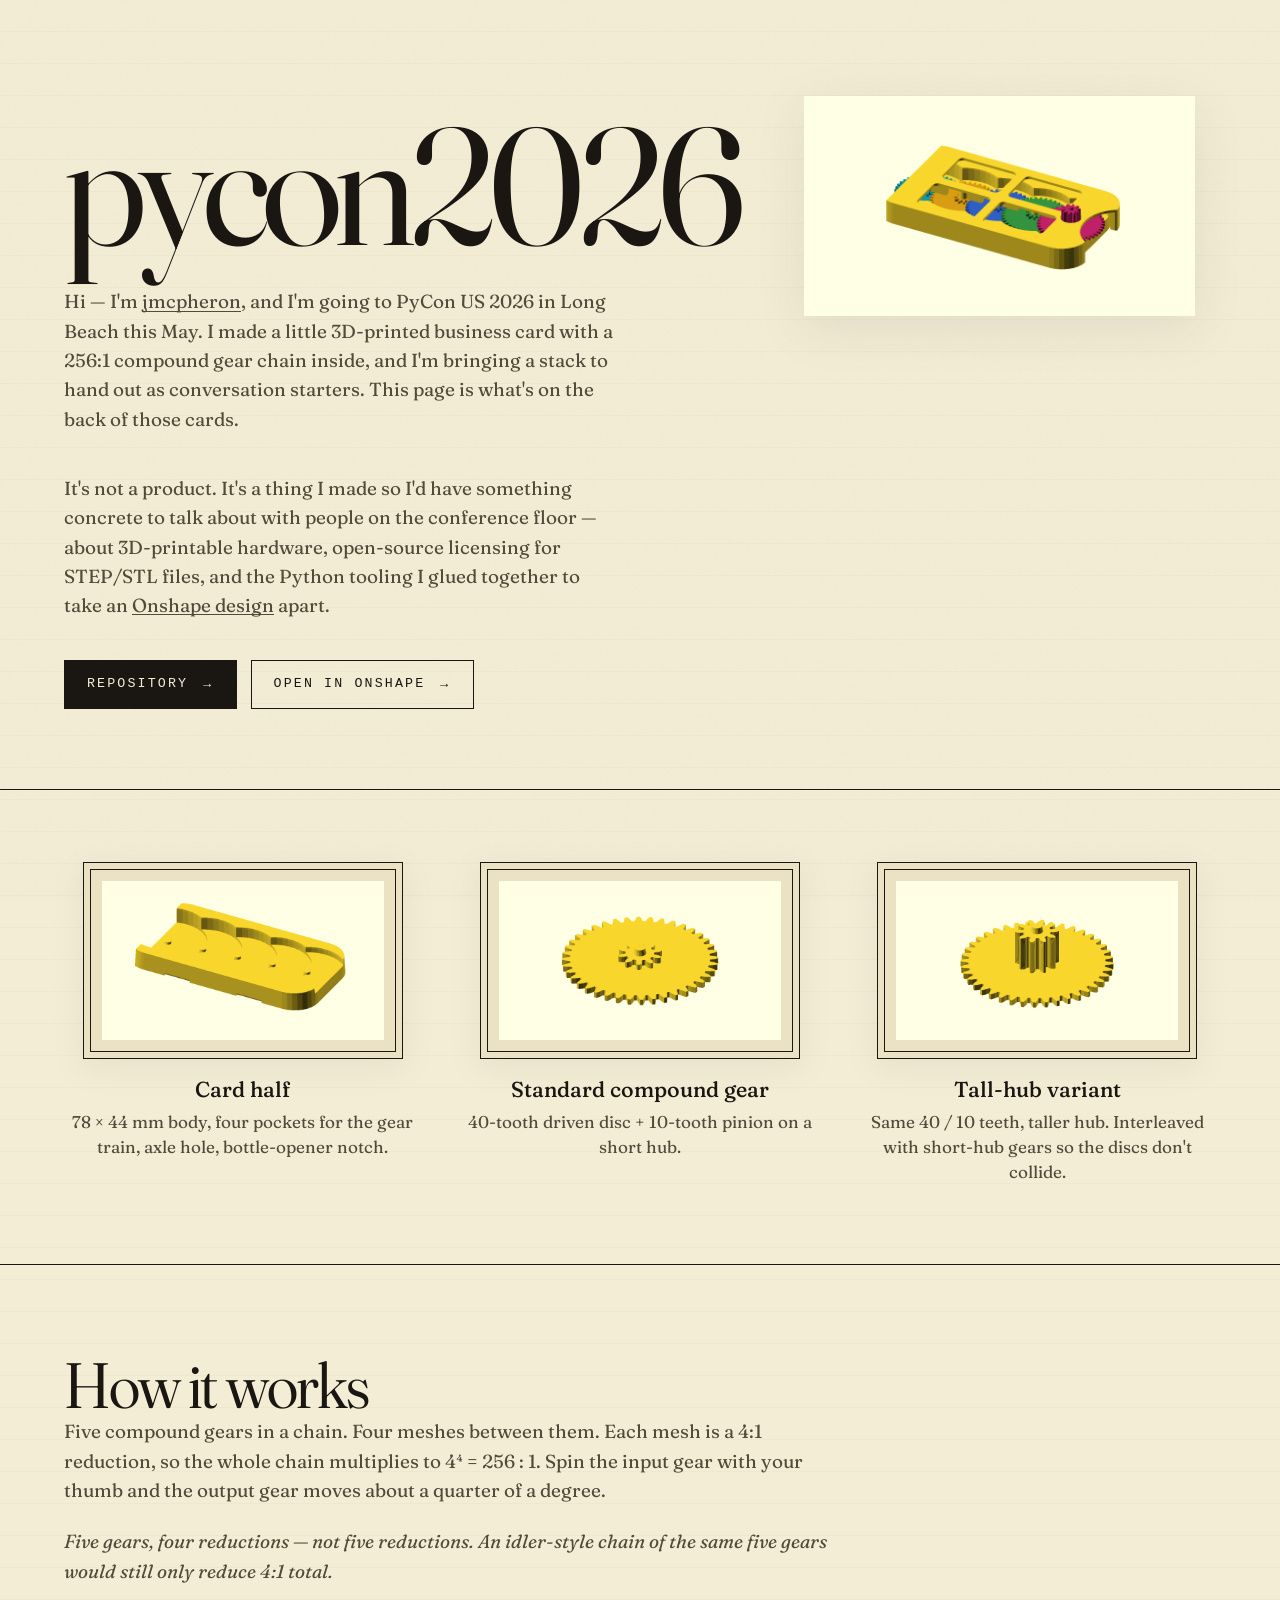
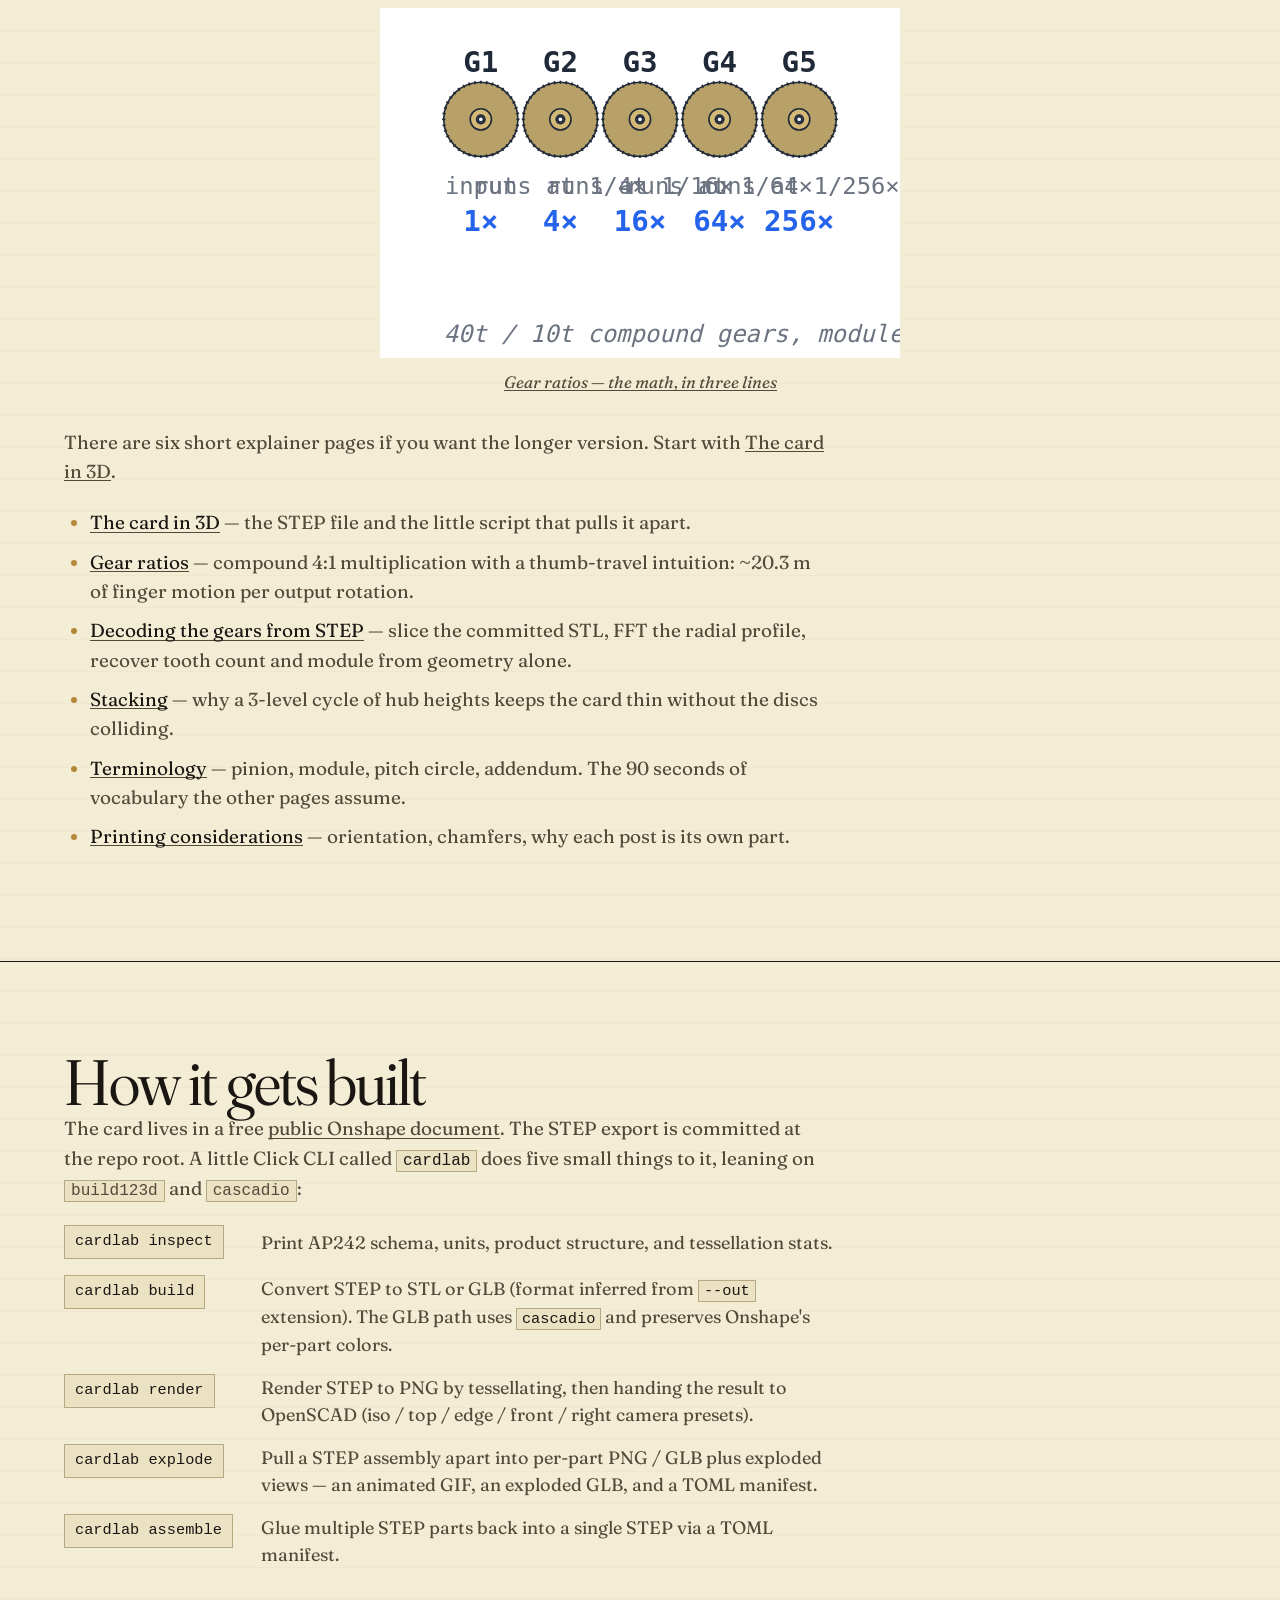
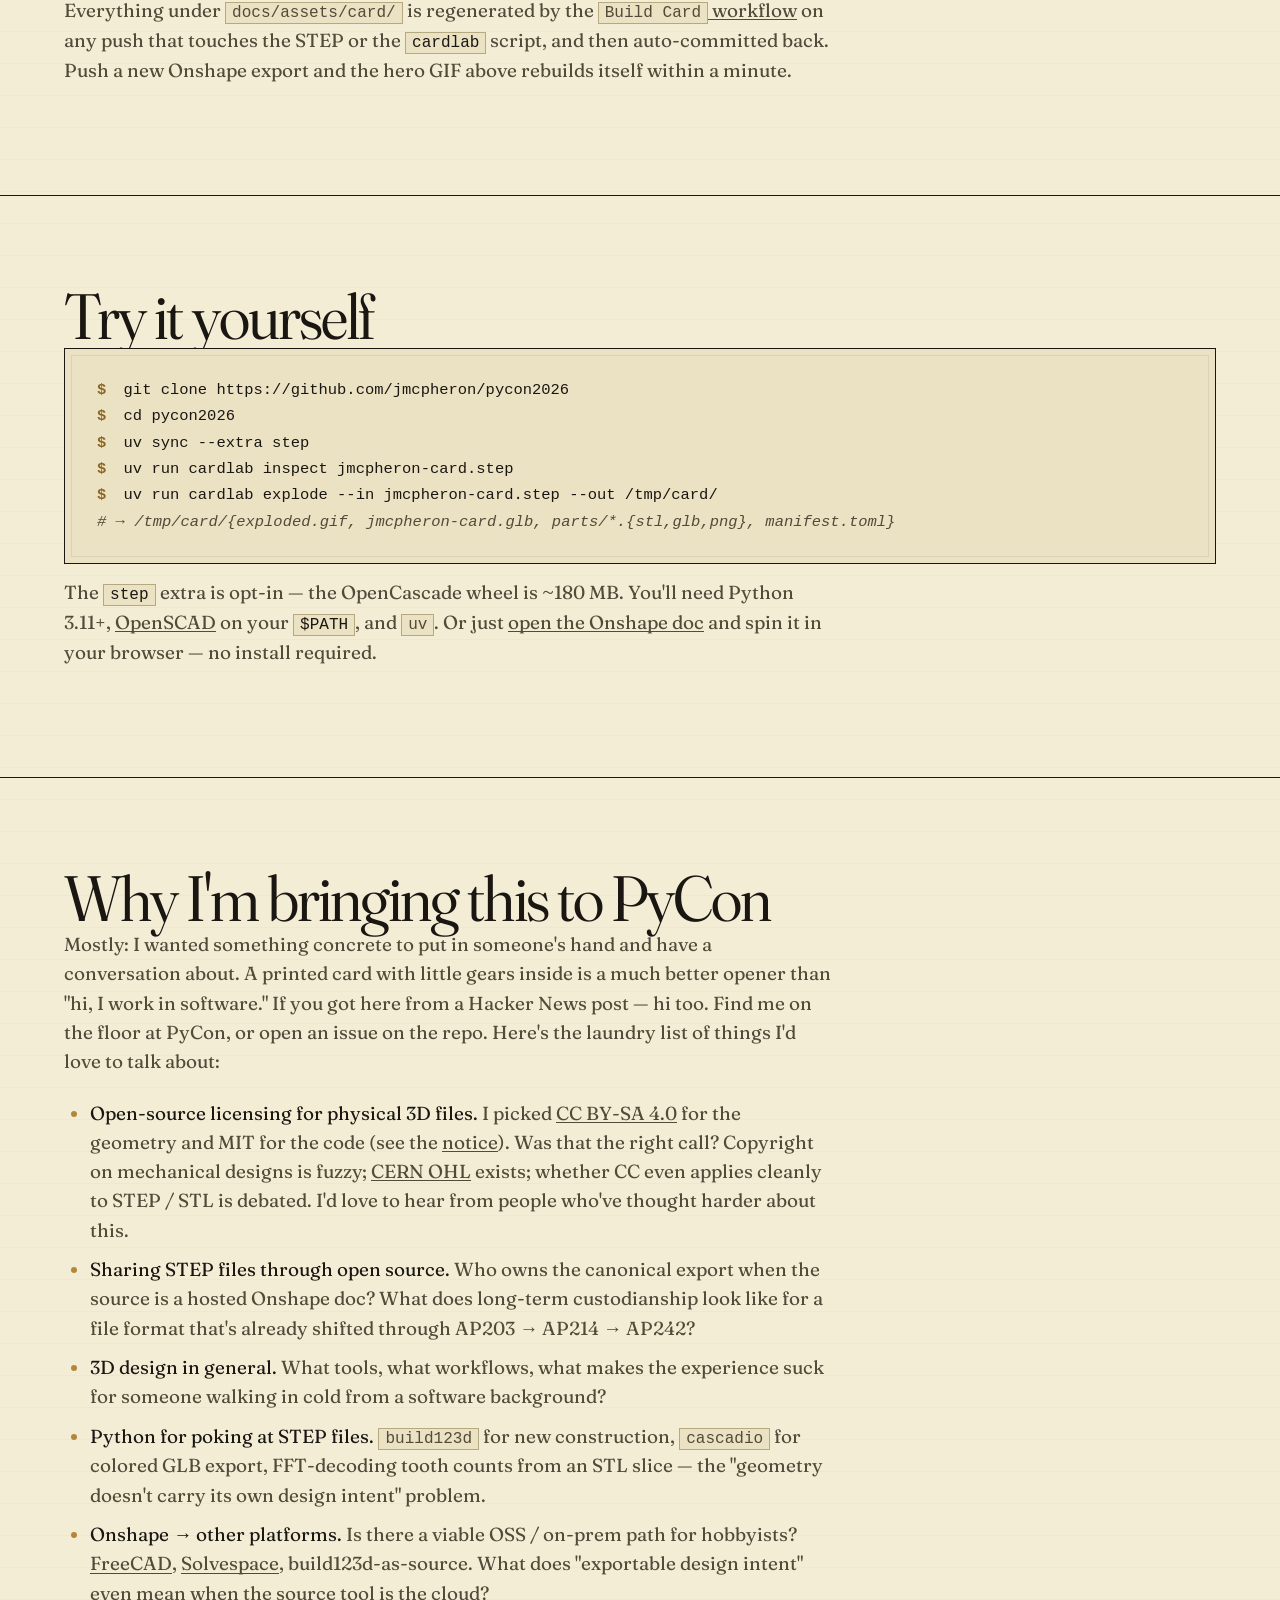
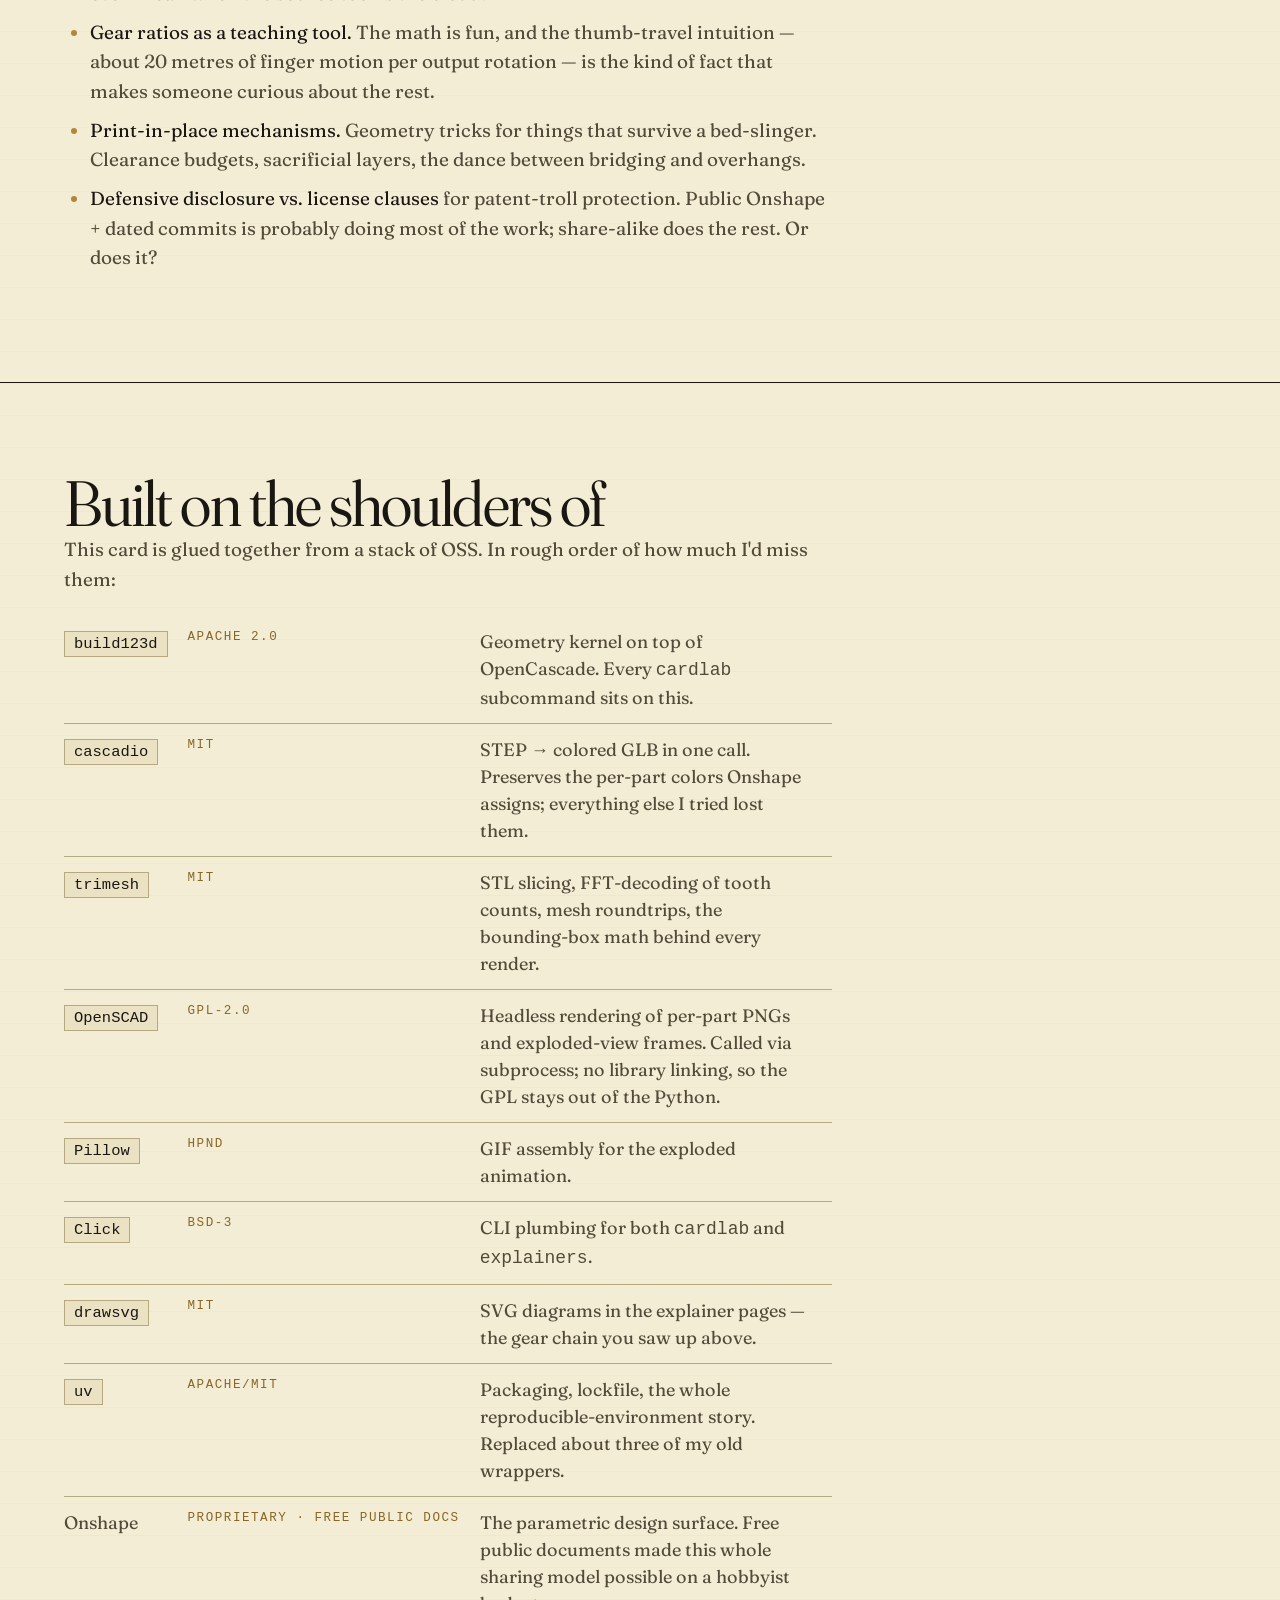
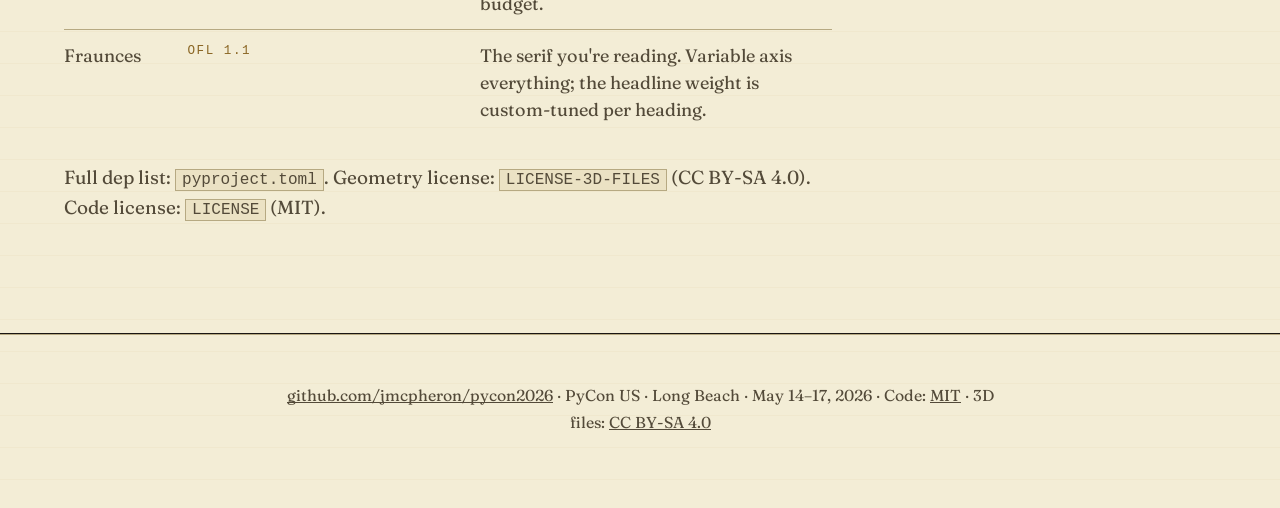
<file: docs/index.html>
<!DOCTYPE html>
<html lang="en">
<head>
  <meta charset="UTF-8">
  <meta name="viewport" content="width=device-width, initial-scale=1.0">
  <title>pycon2026 — a 256:1 reduction-gear card I'm bringing to PyCon</title>
  <meta name="description" content="A 3D-printed business card with a 256:1 compound gear chain inside, designed in Onshape and deconstructed by a little Python script. I'm bringing a stack to PyCon US 2026 in Long Beach to start conversations about 3D-printable hardware, STEP-file licensing, and Python ↔ CAD.">

  <meta property="og:title" content="pycon2026 — a 256:1 reduction-gear card I'm bringing to PyCon">
  <meta property="og:description" content="A 3D-printed business card with a 256:1 gear chain inside. Designed in Onshape, taken apart by a little Python script. Bringing a stack to PyCon US 2026.">
  <meta property="og:image" content="https://jmcpheron.github.io/pycon2026/assets/card/parts/Part_1.png">
  <meta property="og:type" content="website">
  <meta name="twitter:card" content="summary_large_image">

  <link rel="preconnect" href="https://fonts.googleapis.com">
  <link rel="preconnect" href="https://fonts.gstatic.com" crossorigin>
  <link href="https://fonts.googleapis.com/css2?family=Fraunces:ital,opsz,wght,SOFT@0,9..144,300..900,0..100;1,9..144,300..900,0..100&display=swap" rel="stylesheet">
  <link rel="stylesheet" href="assets/styles.css">
</head>
<body>

  <main>

    <section class="hero" id="hero">
      <div class="hero-text">
        <h1>pycon2026</h1>
        <p class="lede">Hi — I'm <a href="https://github.com/jmcpheron">jmcpheron</a>, and I'm going to <strong>PyCon US 2026</strong> in Long Beach this May. I made a little 3D-printed business card with a 256:1 compound gear chain inside, and I'm bringing a stack to hand out as conversation starters. This page is what's on the back of those cards.</p>
        <p class="lede">It's not a product. It's a thing I made so I'd have something concrete to talk about with people on the conference floor — about 3D-printable hardware, open-source licensing for STEP/STL files, and the Python tooling I glued together to take an <a href="https://cad.onshape.com/documents/786fefdef357fb6860b54650/w/33fb9222a6752311e4f08c8b/e/da99fedbaeebf1422d4cb0d3">Onshape design</a> apart.</p>
        <div class="hero-actions">
          <a href="https://github.com/jmcpheron/pycon2026" class="btn btn-primary">Repository</a>
          <a href="https://cad.onshape.com/documents/786fefdef357fb6860b54650/w/33fb9222a6752311e4f08c8b/e/da99fedbaeebf1422d4cb0d3" class="btn">Open in Onshape</a>
        </div>
      </div>

      <figure class="plate">
        <img src="assets/card/exploded.gif" alt="Animated exploded view of the reduction-gear card: top card half lifts up, five blue 40-tooth spur gears fan out in the middle, bottom card half lowers to reveal five shaft holes spaced 15 mm apart." width="1600" height="900" loading="eager">
      </figure>
    </section>

    <section class="parts-row" aria-label="Components of the card">
      <figure class="part">
        <img src="assets/card/parts/Part_1.png" alt="Render of one of the two card halves — a 78 × 44 mm flat body with four square gear pockets, an axle hole, and a curved bottle-opener-style notch on the right.">
        <figcaption>
          <strong>Card half</strong>
          <span>78 × 44 mm body, four pockets for the gear train, axle hole, bottle-opener notch.</span>
        </figcaption>
      </figure>
      <figure class="part">
        <img src="assets/card/parts/Spur_gear_40_teeth.png" alt="Render of a 40-tooth spur gear with a short 10-tooth pinion hub fused on top — the standard compound gear.">
        <figcaption>
          <strong>Standard compound gear</strong>
          <span>40-tooth driven disc + 10-tooth pinion on a short hub.</span>
        </figcaption>
      </figure>
      <figure class="part">
        <img src="assets/card/parts/Spur_gear_40_teeth_4.png" alt="Render of a 40-tooth spur gear with a tall 10-tooth pinion hub — the tall-hub variant used in alternating positions of the compound chain.">
        <figcaption>
          <strong>Tall-hub variant</strong>
          <span>Same 40 / 10 teeth, taller hub. Interleaved with short-hub gears so the discs don't collide.</span>
        </figcaption>
      </figure>
    </section>

    <section class="section" id="how-it-works">
      <h2>How it works</h2>

      <p class="prose">
        Five compound gears in a chain. Four meshes between them. Each mesh is a 4:1 reduction, so the whole chain multiplies to <strong>4⁴ = 256 : 1</strong>. Spin the input gear with your thumb and the output gear moves about a quarter of a degree.
      </p>

      <p class="prose">
        <em>Five gears, four reductions — not five reductions. An idler-style chain of the same five gears would still only reduce 4:1 total.</em>
      </p>

      <figure class="figure-svg">
        <img src="explainers/assets/gear-ratios-hero.svg" alt="A 6-panel diagram of the compound gear chain: a row of stacked discs (big driven, small pinion) labelled left to right, with arrows indicating the 4:1 step-down at each mesh.">
        <figcaption><a href="explainers/gear-ratios.md">Gear ratios — the math, in three lines</a></figcaption>
      </figure>

      <p class="prose">
        There are six short explainer pages if you want the longer version. Start with <a href="explainers/card-3d.md"><strong>The card in 3D</strong></a>.
      </p>

      <ul class="prose explainer-list">
        <li><a href="explainers/card-3d.md"><strong>The card in 3D</strong></a> — the STEP file and the little script that pulls it apart.</li>
        <li><a href="explainers/gear-ratios.md"><strong>Gear ratios</strong></a> — compound 4:1 multiplication with a thumb-travel intuition: ~20.3 m of finger motion per output rotation.</li>
        <li><a href="explainers/decoding-gears.md"><strong>Decoding the gears from STEP</strong></a> — slice the committed STL, FFT the radial profile, recover tooth count and module from geometry alone.</li>
        <li><a href="explainers/stacking.md"><strong>Stacking</strong></a> — why a 3-level cycle of hub heights keeps the card thin without the discs colliding.</li>
        <li><a href="explainers/terminology.md"><strong>Terminology</strong></a> — pinion, module, pitch circle, addendum. The 90 seconds of vocabulary the other pages assume.</li>
        <li><a href="explainers/printing.md"><strong>Printing considerations</strong></a> — orientation, chamfers, why each post is its own part.</li>
      </ul>
    </section>

    <section class="section" id="build">
      <h2>How it gets built</h2>

      <p class="prose">
        The card lives in a free <a href="https://cad.onshape.com/documents/786fefdef357fb6860b54650/w/33fb9222a6752311e4f08c8b/e/da99fedbaeebf1422d4cb0d3">public Onshape document</a>. The STEP export is committed at the repo root. A little Click CLI called <code>cardlab</code> does five small things to it, leaning on <a href="https://github.com/gumyr/build123d"><code>build123d</code></a> and <a href="https://github.com/trimesh/cascadio"><code>cascadio</code></a>:
      </p>

      <dl class="cmd-list">
        <dt><code>cardlab inspect</code></dt>
        <dd>Print AP242 schema, units, product structure, and tessellation stats.</dd>

        <dt><code>cardlab build</code></dt>
        <dd>Convert STEP to STL or GLB (format inferred from <code>--out</code> extension). The GLB path uses <code>cascadio</code> and preserves Onshape's per-part colors.</dd>

        <dt><code>cardlab render</code></dt>
        <dd>Render STEP to PNG by tessellating, then handing the result to OpenSCAD (iso / top / edge / front / right camera presets).</dd>

        <dt><code>cardlab explode</code></dt>
        <dd>Pull a STEP assembly apart into per-part PNG / GLB plus exploded views — an animated GIF, an exploded GLB, and a TOML manifest.</dd>

        <dt><code>cardlab assemble</code></dt>
        <dd>Glue multiple STEP parts back into a single STEP via a TOML manifest.</dd>
      </dl>

      <p class="prose">
        Everything under <a href="https://github.com/jmcpheron/pycon2026/tree/main/docs/assets/card"><code>docs/assets/card/</code></a> is regenerated by the <a href="https://github.com/jmcpheron/pycon2026/actions/workflows/build-card.yml"><code>Build Card</code> workflow</a> on any push that touches the STEP or the <code>cardlab</code> script, and then auto-committed back. Push a new Onshape export and the hero GIF above rebuilds itself within a minute.
      </p>
    </section>

    <section class="section" id="try">
      <h2>Try it yourself</h2>

      <pre class="code shell"><code><span class="prompt">$</span> git clone https://github.com/jmcpheron/pycon2026
<span class="prompt">$</span> cd pycon2026
<span class="prompt">$</span> uv sync --extra step
<span class="prompt">$</span> uv run cardlab inspect jmcpheron-card.step
<span class="prompt">$</span> uv run cardlab explode --in jmcpheron-card.step --out /tmp/card/
<span class="c"># → /tmp/card/{exploded.gif, jmcpheron-card.glb, parts/*.{stl,glb,png}, manifest.toml}</span></code></pre>

      <p class="prose">
        The <code>step</code> extra is opt-in — the OpenCascade wheel is ~180 MB. You'll need Python 3.11+, <a href="https://openscad.org/">OpenSCAD</a> on your <code>$PATH</code>, and <a href="https://docs.astral.sh/uv/"><code>uv</code></a>. Or just <a href="https://cad.onshape.com/documents/786fefdef357fb6860b54650/w/33fb9222a6752311e4f08c8b/e/da99fedbaeebf1422d4cb0d3">open the Onshape doc</a> and spin it in your browser — no install required.
      </p>
    </section>

    <section class="section" id="why">
      <h2>Why I'm bringing this to PyCon</h2>

      <p class="prose">
        Mostly: I wanted something concrete to put in someone's hand and have a conversation about. A printed card with little gears inside is a much better opener than "hi, I work in software." If you got here from a Hacker News post — hi too. Find me on the floor at PyCon, or open an issue on the repo. Here's the laundry list of things I'd love to talk about:
      </p>

      <ul class="prose chat-list">
        <li><strong>Open-source licensing for physical 3D files.</strong> I picked <a href="https://creativecommons.org/licenses/by-sa/4.0/">CC BY-SA 4.0</a> for the geometry and MIT for the code (see the <a href="https://github.com/jmcpheron/pycon2026/blob/main/LICENSE-3D-FILES">notice</a>). Was that the right call? Copyright on mechanical designs is fuzzy; <a href="https://cern.ch/cern-ohl">CERN OHL</a> exists; whether CC even applies cleanly to STEP / STL is debated. I'd love to hear from people who've thought harder about this.</li>
        <li><strong>Sharing STEP files through open source.</strong> Who owns the canonical export when the source is a hosted Onshape doc? What does long-term custodianship look like for a file format that's already shifted through AP203 → AP214 → AP242?</li>
        <li><strong>3D design in general.</strong> What tools, what workflows, what makes the experience suck for someone walking in cold from a software background?</li>
        <li><strong>Python for poking at STEP files.</strong> <a href="https://github.com/gumyr/build123d"><code>build123d</code></a> for new construction, <a href="https://github.com/trimesh/cascadio"><code>cascadio</code></a> for colored GLB export, FFT-decoding tooth counts from an STL slice — the "geometry doesn't carry its own design intent" problem.</li>
        <li><strong>Onshape → other platforms.</strong> Is there a viable OSS / on-prem path for hobbyists? <a href="https://www.freecad.org/">FreeCAD</a>, <a href="https://solvespace.com/">Solvespace</a>, build123d-as-source. What does "exportable design intent" even mean when the source tool is the cloud?</li>
        <li><strong>Gear ratios as a teaching tool.</strong> The math is fun, and the thumb-travel intuition — about 20 metres of finger motion per output rotation — is the kind of fact that makes someone curious about the rest.</li>
        <li><strong>Print-in-place mechanisms.</strong> Geometry tricks for things that survive a bed-slinger. Clearance budgets, sacrificial layers, the dance between bridging and overhangs.</li>
        <li><strong>Defensive disclosure vs. license clauses</strong> for patent-troll protection. Public Onshape + dated commits is probably doing most of the work; share-alike does the rest. Or does it?</li>
      </ul>
    </section>

    <section class="section" id="thanks">
      <h2>Built on the shoulders of</h2>

      <p class="prose">
        This card is glued together from a stack of OSS. In rough order of how much I'd miss them:
      </p>

      <table class="ack-list">
        <tbody>
          <tr>
            <td class="pkg"><a href="https://github.com/gumyr/build123d"><code>build123d</code></a></td>
            <td class="license">Apache 2.0</td>
            <td>Geometry kernel on top of OpenCascade. Every <code>cardlab</code> subcommand sits on this.</td>
          </tr>
          <tr>
            <td class="pkg"><a href="https://github.com/trimesh/cascadio"><code>cascadio</code></a></td>
            <td class="license">MIT</td>
            <td>STEP → colored GLB in one call. Preserves the per-part colors Onshape assigns; everything else I tried lost them.</td>
          </tr>
          <tr>
            <td class="pkg"><a href="https://github.com/mikedh/trimesh"><code>trimesh</code></a></td>
            <td class="license">MIT</td>
            <td>STL slicing, FFT-decoding of tooth counts, mesh roundtrips, the bounding-box math behind every render.</td>
          </tr>
          <tr>
            <td class="pkg"><a href="https://openscad.org/"><code>OpenSCAD</code></a></td>
            <td class="license">GPL-2.0</td>
            <td>Headless rendering of per-part PNGs and exploded-view frames. Called via subprocess; no library linking, so the GPL stays out of the Python.</td>
          </tr>
          <tr>
            <td class="pkg"><a href="https://python-pillow.org/"><code>Pillow</code></a></td>
            <td class="license">HPND</td>
            <td>GIF assembly for the exploded animation.</td>
          </tr>
          <tr>
            <td class="pkg"><a href="https://click.palletsprojects.com/"><code>Click</code></a></td>
            <td class="license">BSD-3</td>
            <td>CLI plumbing for both <code>cardlab</code> and <code>explainers</code>.</td>
          </tr>
          <tr>
            <td class="pkg"><a href="https://github.com/cduck/drawsvg"><code>drawsvg</code></a></td>
            <td class="license">MIT</td>
            <td>SVG diagrams in the explainer pages — the gear chain you saw up above.</td>
          </tr>
          <tr>
            <td class="pkg"><a href="https://docs.astral.sh/uv/"><code>uv</code></a></td>
            <td class="license">Apache/MIT</td>
            <td>Packaging, lockfile, the whole reproducible-environment story. Replaced about three of my old wrappers.</td>
          </tr>
          <tr>
            <td class="pkg"><a href="https://www.onshape.com/">Onshape</a></td>
            <td class="license">proprietary · free public docs</td>
            <td>The parametric design surface. Free public documents made this whole sharing model possible on a hobbyist budget.</td>
          </tr>
          <tr>
            <td class="pkg"><a href="https://fonts.google.com/specimen/Fraunces">Fraunces</a></td>
            <td class="license">OFL 1.1</td>
            <td>The serif you're reading. Variable axis everything; the headline weight is custom-tuned per heading.</td>
          </tr>
        </tbody>
      </table>

      <p class="prose">
        Full dep list: <a href="https://github.com/jmcpheron/pycon2026/blob/main/pyproject.toml"><code>pyproject.toml</code></a>. Geometry license: <a href="https://github.com/jmcpheron/pycon2026/blob/main/LICENSE-3D-FILES"><code>LICENSE-3D-FILES</code></a> (CC BY-SA 4.0). Code license: <a href="https://github.com/jmcpheron/pycon2026/blob/main/LICENSE"><code>LICENSE</code></a> (MIT).
      </p>
    </section>

    <footer class="page-footer">
      <p>
        <a href="https://github.com/jmcpheron/pycon2026">github.com/jmcpheron/pycon2026</a>
        · PyCon US · Long Beach · May 14–17, 2026
        · Code: <a href="https://github.com/jmcpheron/pycon2026/blob/main/LICENSE">MIT</a>
        · 3D files: <a href="https://github.com/jmcpheron/pycon2026/blob/main/LICENSE-3D-FILES">CC BY-SA 4.0</a>
      </p>
    </footer>

  </main>

</body>
</html>
</file>
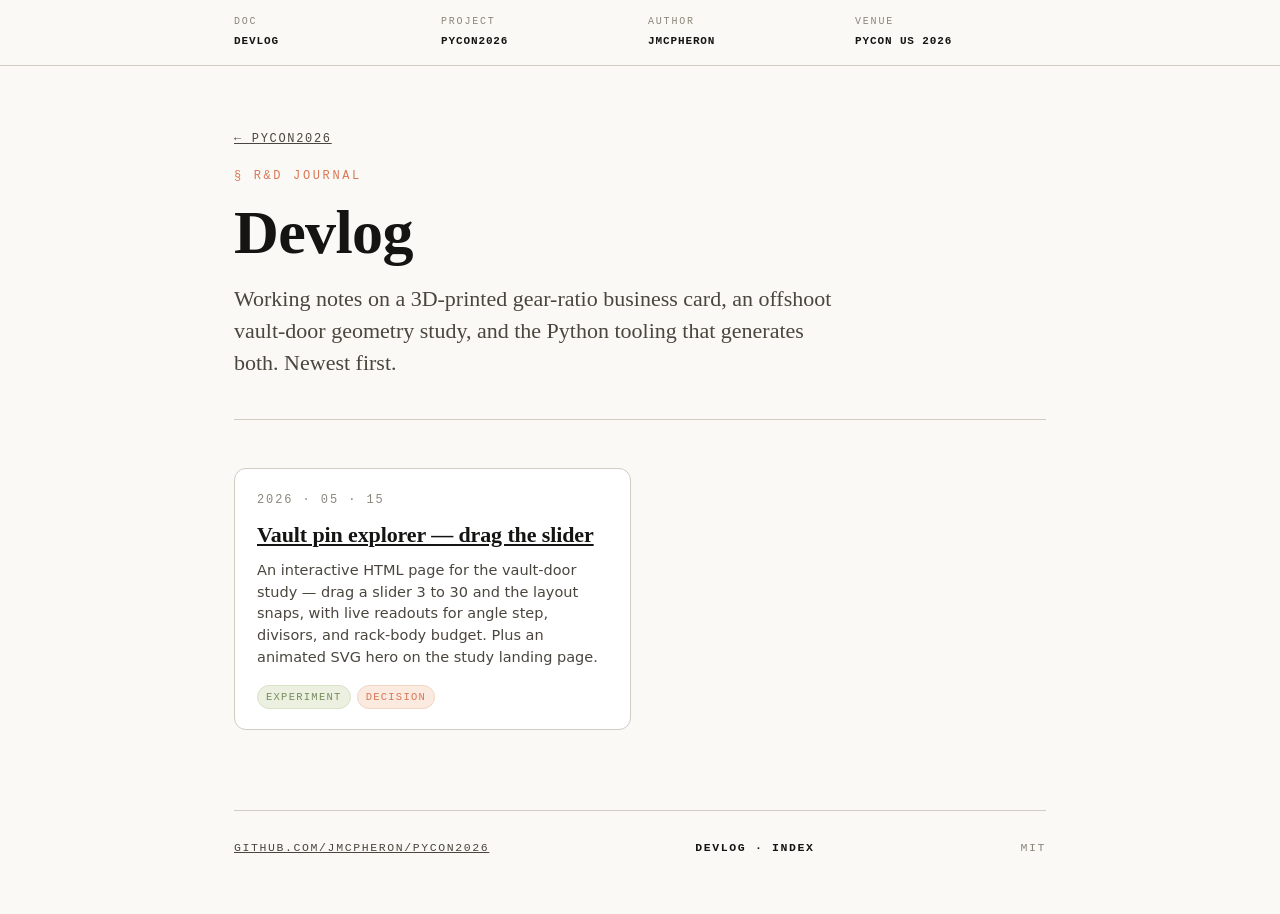
<file: docs/devlog/index.html>
<!DOCTYPE html>
<html lang="en">
<head>
  <meta charset="UTF-8">
  <meta name="viewport" content="width=device-width, initial-scale=1.0">
  <title>Devlog · pycon2026</title>
  <meta name="description" content="Public R&D journal for pycon2026 — a 3D-printed gear-ratio business card, an offshoot vault-door geometry study, and the Python tooling behind both.">
  <meta property="og:title" content="pycon2026 devlog">
  <meta property="og:description" content="Public R&D journal for pycon2026 — a 3D-printed gear-ratio business card and an offshoot vault-door study.">
  <meta property="og:type" content="website">
  <link rel="stylesheet" href="devlog.css">
</head>
<body>

  <header class="titlebar" aria-label="Document title block">
    <div class="titlebar-inner">
      <div class="tb-cell"><span class="tb-label">Doc</span><span class="tb-value">Devlog</span></div>
      <div class="tb-cell"><span class="tb-label">Project</span><span class="tb-value">pycon2026</span></div>
      <div class="tb-cell"><span class="tb-label">Author</span><span class="tb-value">jmcpheron</span></div>
      <div class="tb-cell"><span class="tb-label">Venue</span><span class="tb-value">PyCon US 2026</span></div>
    </div>
  </header>

  <div class="page">

    <header class="page-head">
      <nav class="crumbs"><a href="../">← pycon2026</a></nav>
      <p class="kicker">§ R&amp;D journal</p>
      <h1>Devlog</h1>
      <p class="lede">Working notes on a 3D-printed gear-ratio business card, an offshoot vault-door geometry study, and the Python tooling that generates both. Newest first.</p>
    </header>

    <section class="post-grid">

      <!-- newest -->
      <article class="post-card">
        <p class="date">2026 · 05 · 15</p>
        <h2><a href="2026-05-15-vault-pin-explorer.html">Vault pin explorer — drag the slider</a></h2>
        <p class="lede">An interactive HTML page for the vault-door study — drag a slider 3 to 30 and the layout snaps, with live readouts for angle step, divisors, and rack-body budget. Plus an animated SVG hero on the study landing page.</p>
        <div class="tag-row">
          <span class="tag tag-experiment">experiment</span>
          <span class="tag tag-decision">decision</span>
        </div>
      </article>
      <!-- oldest -->

    </section>

    <footer class="signoff">
      <span><a href="https://github.com/jmcpheron/pycon2026">github.com/jmcpheron/pycon2026</a></span>
      <span class="stamp">DEVLOG · INDEX</span>
      <span>MIT</span>
    </footer>

  </div>

</body>
</html>
</file>
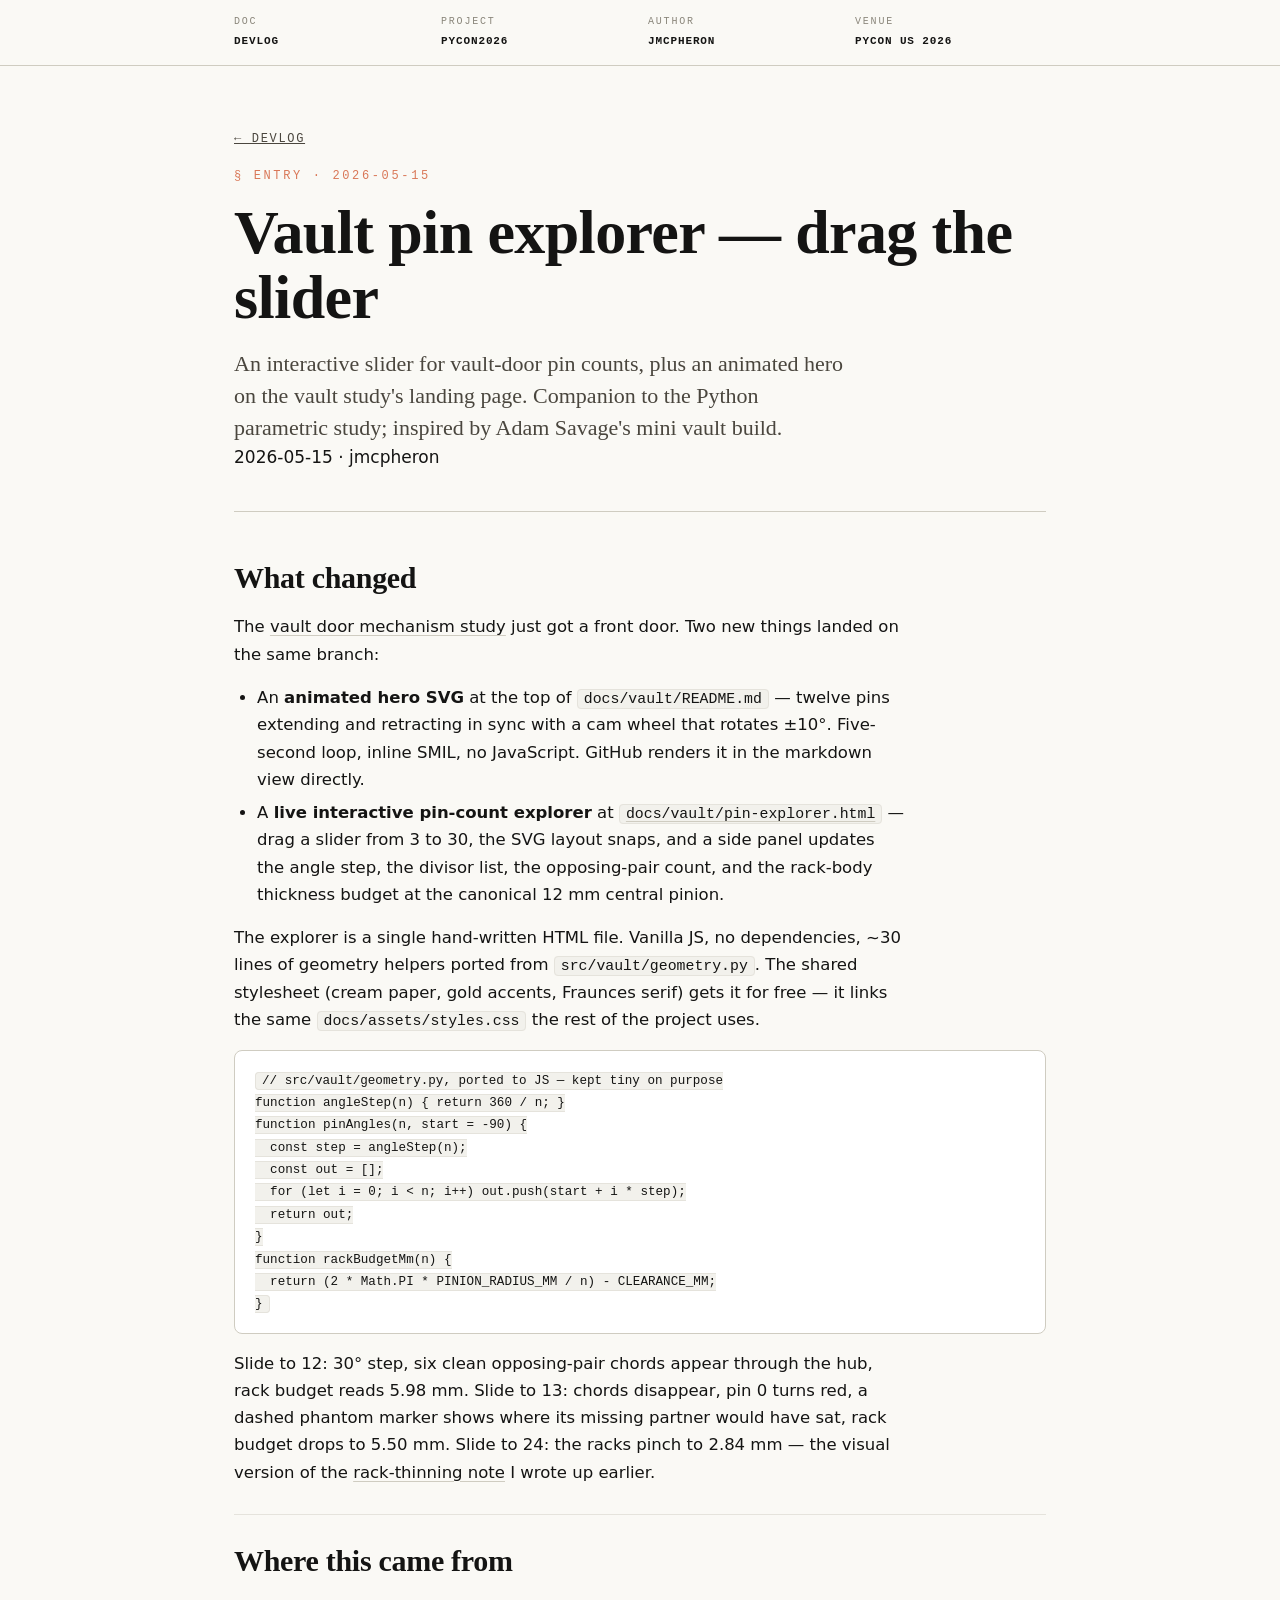
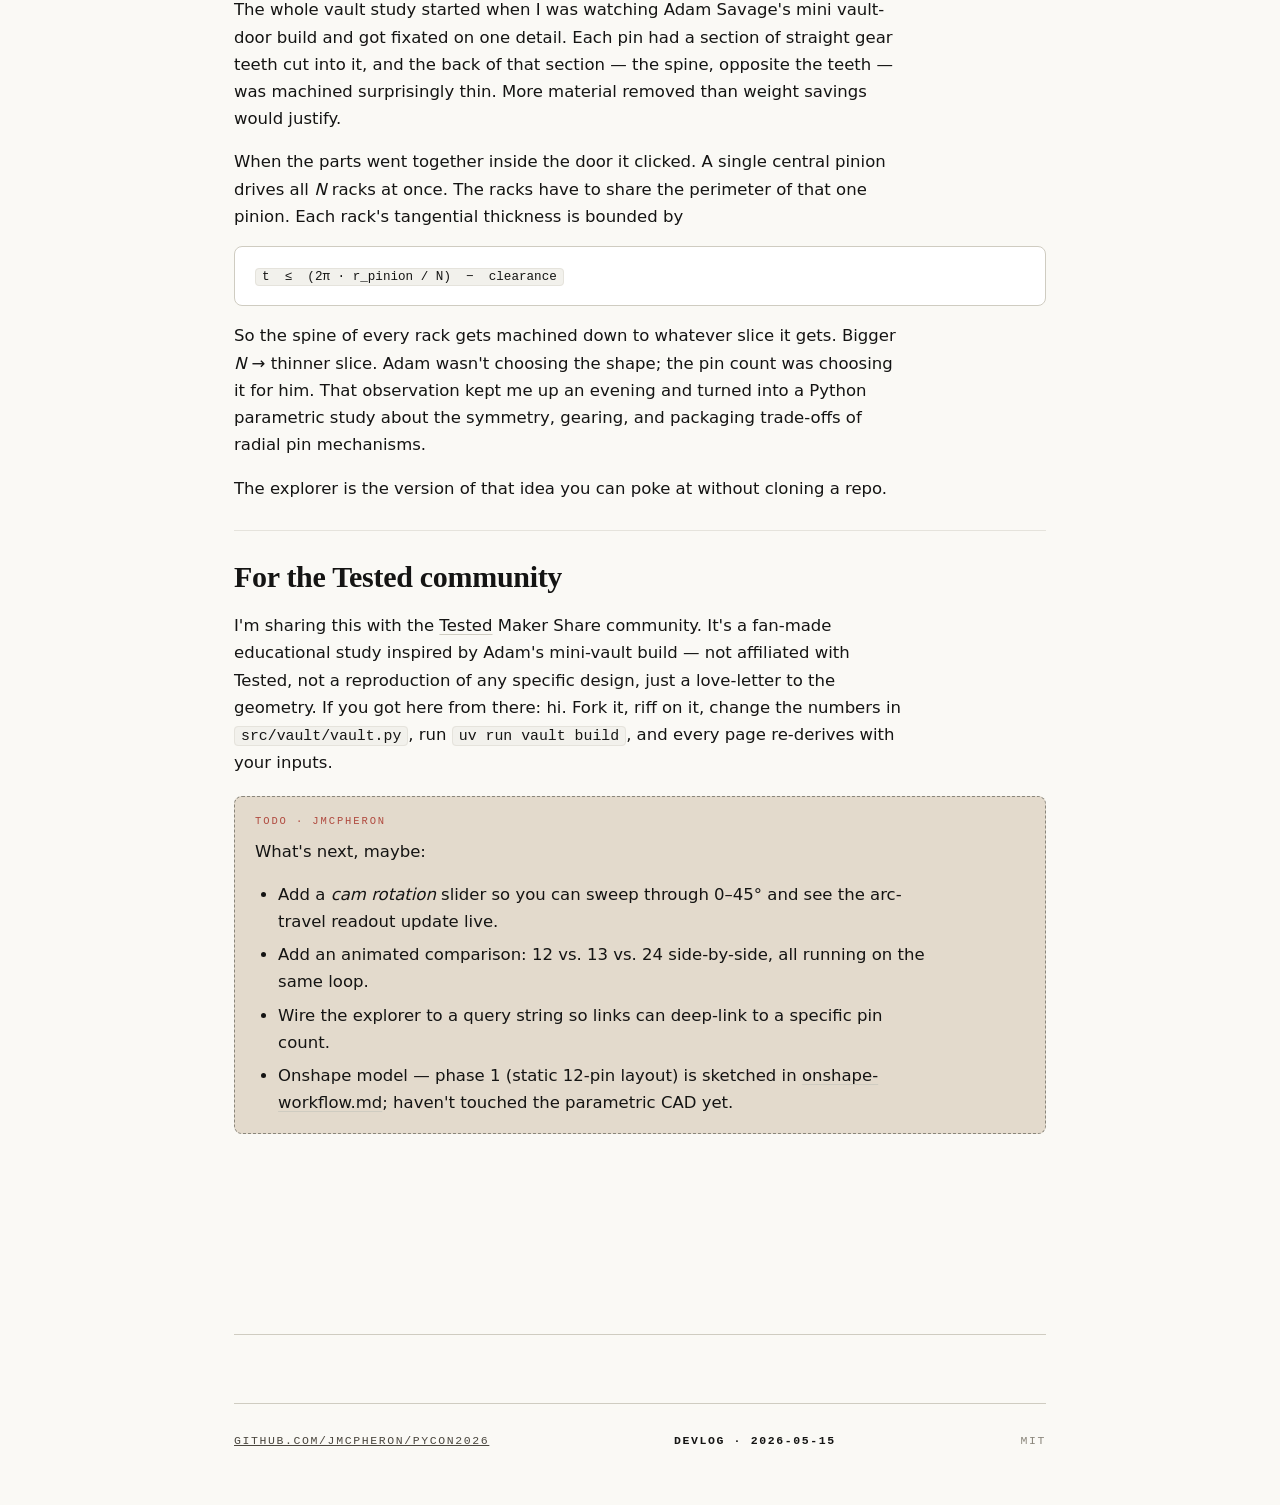
<file: docs/devlog/2026-05-15-vault-pin-explorer.html>
<!DOCTYPE html>
<html lang="en">
<head>
  <meta charset="UTF-8">
  <meta name="viewport" content="width=device-width, initial-scale=1.0">
  <title>Vault pin explorer — drag the slider · pycon2026 devlog</title>
  <meta name="description" content="Shipped an interactive HTML page for the vault-door study — drag a slider 3 to 30 and the layout snaps, with live readouts for angle step, divisors, and rack budget.">
  <meta property="og:title" content="Vault pin explorer — drag the slider">
  <meta property="og:description" content="Shipped an interactive HTML page for the vault-door study — drag a slider 3 to 30 and the layout snaps, with live readouts for angle step, divisors, and rack budget.">
  <meta property="og:type" content="article">
  <link rel="stylesheet" href="devlog.css">
</head>
<body>

  <header class="titlebar" aria-label="Document title block">
    <div class="titlebar-inner">
      <div class="tb-cell"><span class="tb-label">Doc</span><span class="tb-value">Devlog</span></div>
      <div class="tb-cell"><span class="tb-label">Project</span><span class="tb-value">pycon2026</span></div>
      <div class="tb-cell"><span class="tb-label">Author</span><span class="tb-value">jmcpheron</span></div>
      <div class="tb-cell"><span class="tb-label">Venue</span><span class="tb-value">PyCon US 2026</span></div>
    </div>
  </header>

  <div class="page">

    <header class="page-head">
      <nav class="crumbs"><a href="index.html">← Devlog</a></nav>
      <p class="kicker">§ Entry · 2026-05-15</p>
      <h1>Vault pin explorer — drag the slider</h1>
      <p class="lede">An interactive slider for vault-door pin counts, plus an animated hero on the vault study's landing page. Companion to the Python parametric study; inspired by Adam Savage's mini vault build.</p>
      <p class="byline">
        <time datetime="2026-05-15">2026-05-15</time>
        ·
        <span class="author">jmcpheron</span>
      </p>
    </header>

    <article class="post">

      <section class="entry">
        <h2>What changed</h2>

        <p>The <a href="../vault/README.md">vault door mechanism study</a> just got a front door. Two new things landed on the same branch:</p>

        <ul>
          <li>An <strong>animated hero SVG</strong> at the top of <code>docs/vault/README.md</code> — twelve pins extending and retracting in sync with a cam wheel that rotates ±10°. Five-second loop, inline SMIL, no JavaScript. GitHub renders it in the markdown view directly.</li>
          <li>A <strong>live interactive pin-count explorer</strong> at <a href="https://jmcpheron.github.io/pycon2026/vault/pin-explorer.html"><code>docs/vault/pin-explorer.html</code></a> — drag a slider from 3 to 30, the SVG layout snaps, and a side panel updates the angle step, the divisor list, the opposing-pair count, and the rack-body thickness budget at the canonical 12 mm central pinion.</li>
        </ul>

        <p>The explorer is a single hand-written HTML file. Vanilla JS, no dependencies, ~30 lines of geometry helpers ported from <code>src/vault/geometry.py</code>. The shared stylesheet (cream paper, gold accents, Fraunces serif) gets it for free — it links the same <code>docs/assets/styles.css</code> the rest of the project uses.</p>

        <pre class="code"><code>// src/vault/geometry.py, ported to JS — kept tiny on purpose
function angleStep(n) { return 360 / n; }
function pinAngles(n, start = -90) {
  const step = angleStep(n);
  const out = [];
  for (let i = 0; i &lt; n; i++) out.push(start + i * step);
  return out;
}
function rackBudgetMm(n) {
  return (2 * Math.PI * PINION_RADIUS_MM / n) - CLEARANCE_MM;
}</code></pre>

        <p>Slide to 12: 30° step, six clean opposing-pair chords appear through the hub, rack budget reads 5.98 mm. Slide to 13: chords disappear, pin 0 turns red, a dashed phantom marker shows where its missing partner would have sat, rack budget drops to 5.50 mm. Slide to 24: the racks pinch to 2.84 mm — the visual version of the <a href="../vault/pin-counts.md">rack-thinning note</a> I wrote up earlier.</p>
      </section>

      <section class="entry">
        <h2>Where this came from</h2>

        <p>The whole vault study started when I was watching Adam Savage's mini vault-door build and got fixated on one detail. Each pin had a section of straight gear teeth cut into it, and the back of that section — the spine, opposite the teeth — was machined surprisingly thin. More material removed than weight savings would justify.</p>

        <p>When the parts went together inside the door it clicked. A single central pinion drives all <em>N</em> racks at once. The racks have to share the perimeter of that one pinion. Each rack's tangential thickness is bounded by</p>

        <pre class="code"><code>t  ≤  (2π · r_pinion / N)  −  clearance</code></pre>

        <p>So the spine of every rack gets machined down to whatever slice it gets. Bigger <em>N</em> → thinner slice. Adam wasn't choosing the shape; the pin count was choosing it for him. That observation kept me up an evening and turned into a Python parametric study about the symmetry, gearing, and packaging trade-offs of radial pin mechanisms.</p>

        <p>The explorer is the version of that idea you can poke at without cloning a repo.</p>
      </section>

      <section class="entry">
        <h2>For the Tested community</h2>

        <p>I'm sharing this with the <a href="https://www.tested.com/">Tested</a> Maker Share community. It's a fan-made educational study inspired by Adam's mini-vault build — not affiliated with Tested, not a reproduction of any specific design, just a love-letter to the geometry. If you got here from there: hi. Fork it, riff on it, change the numbers in <code>src/vault/vault.py</code>, run <code>uv run vault build</code>, and every page re-derives with your inputs.</p>

        <aside class="todo">
          <p>What's next, maybe:</p>
          <ul>
            <li>Add a <em>cam rotation</em> slider so you can sweep through 0–45° and see the arc-travel readout update live.</li>
            <li>Add an animated comparison: 12 vs. 13 vs. 24 side-by-side, all running on the same loop.</li>
            <li>Wire the explorer to a query string so links can deep-link to a specific pin count.</li>
            <li>Onshape model — phase 1 (static 12-pin layout) is sketched in <a href="../vault/onshape-workflow.md">onshape-workflow.md</a>; haven't touched the parametric CAD yet.</li>
          </ul>
        </aside>
      </section>

    </article>

    <nav class="post-nav" aria-label="Adjacent posts">
      <span></span>
      <span></span>
    </nav>

    <footer class="signoff">
      <span><a href="https://github.com/jmcpheron/pycon2026">github.com/jmcpheron/pycon2026</a></span>
      <span class="stamp">DEVLOG · 2026-05-15</span>
      <span>MIT</span>
    </footer>

  </div>

</body>
</html>
</file>
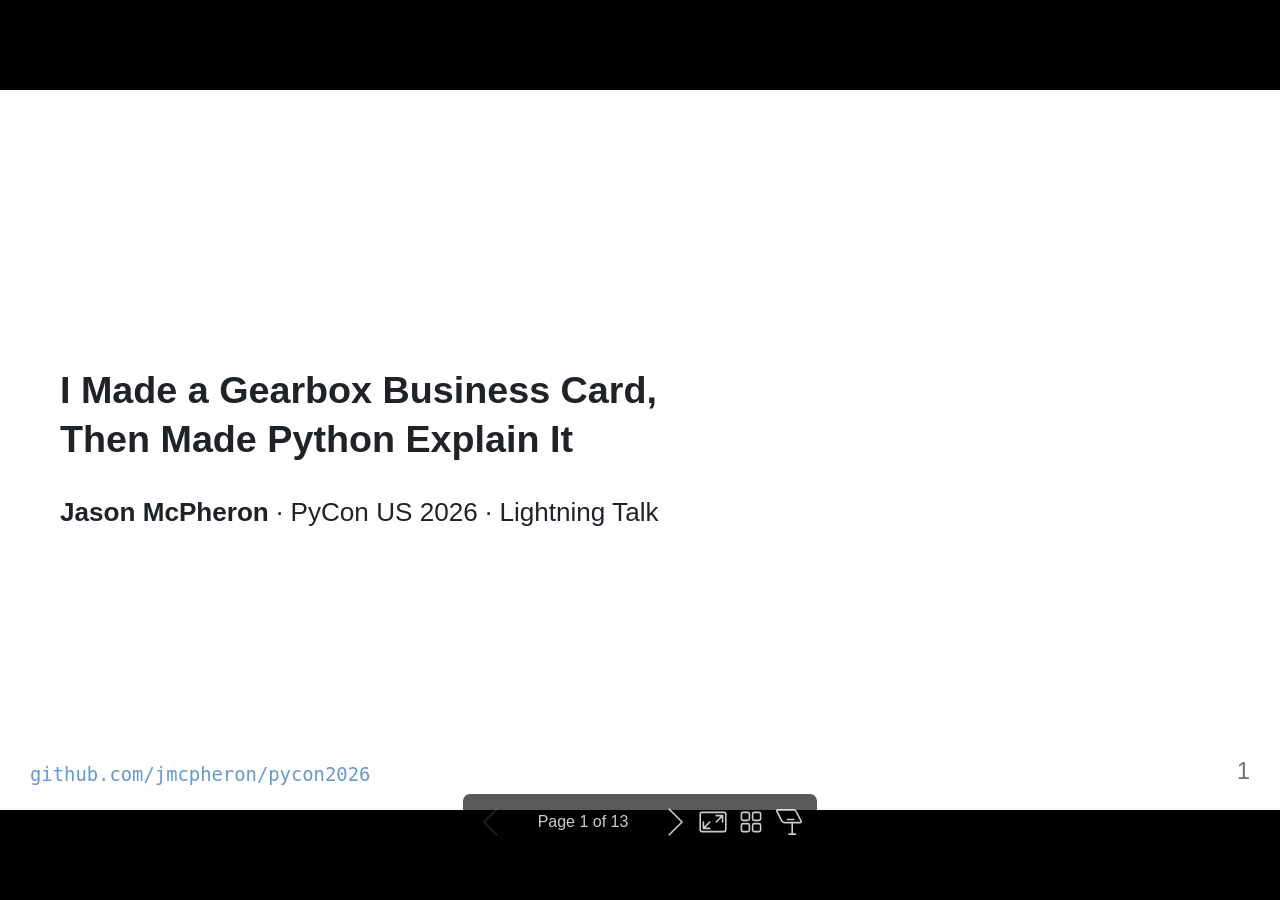
<file: docs/slides/lightning-talk.html>
<!DOCTYPE html><html lang="C"><head><title>Hi, I'm Jason.</title><meta property="og:title" content="Hi, I'm Jason."><meta charset="UTF-8"><meta name="viewport" content="width=device-width,height=device-height,initial-scale=1.0"><meta name="apple-mobile-web-app-capable" content="yes"><meta http-equiv="X-UA-Compatible" content="ie=edge"><meta property="og:type" content="website"><meta name="twitter:card" content="summary"><style>@media screen{body[data-bespoke-view=""] .bespoke-marp-parent>.bespoke-marp-osc>button,body[data-bespoke-view=next] .bespoke-marp-parent>.bespoke-marp-osc>button,body[data-bespoke-view=overview] button.bespoke-marp-overview-close,body[data-bespoke-view=presenter] .bespoke-marp-presenter-container .bespoke-marp-presenter-info-container .bespoke-marp-presenter-info-page-area .bespoke-marp-presenter-info-page,body[data-bespoke-view=presenter] .bespoke-marp-presenter-container .bespoke-marp-presenter-info-container button,body[data-bespoke-view=presenter] .bespoke-marp-presenter-container .bespoke-marp-presenter-note-container button{appearance:none;background-color:initial;border:0;color:inherit;cursor:pointer;font-size:inherit;opacity:.8;outline:none;padding:0;transition:opacity .2s linear;-webkit-tap-highlight-color:transparent}body[data-bespoke-view=""] .bespoke-marp-parent>.bespoke-marp-osc>button:disabled,body[data-bespoke-view=next] .bespoke-marp-parent>.bespoke-marp-osc>button:disabled,body[data-bespoke-view=overview] button.bespoke-marp-overview-close:disabled,body[data-bespoke-view=presenter] .bespoke-marp-presenter-container .bespoke-marp-presenter-info-container .bespoke-marp-presenter-info-page-area .bespoke-marp-presenter-info-page:disabled,body[data-bespoke-view=presenter] .bespoke-marp-presenter-container .bespoke-marp-presenter-info-container button:disabled,body[data-bespoke-view=presenter] .bespoke-marp-presenter-container .bespoke-marp-presenter-note-container button:disabled{cursor:not-allowed;opacity:.15!important}body[data-bespoke-view=""] .bespoke-marp-parent>.bespoke-marp-osc>button:hover,body[data-bespoke-view=next] .bespoke-marp-parent>.bespoke-marp-osc>button:hover,body[data-bespoke-view=overview] button.bespoke-marp-overview-close:hover,body[data-bespoke-view=presenter] .bespoke-marp-presenter-container .bespoke-marp-presenter-info-container .bespoke-marp-presenter-info-page-area .bespoke-marp-presenter-info-page:hover,body[data-bespoke-view=presenter] .bespoke-marp-presenter-container .bespoke-marp-presenter-info-container button:hover,body[data-bespoke-view=presenter] .bespoke-marp-presenter-container .bespoke-marp-presenter-note-container button:hover{opacity:1}body[data-bespoke-view=""] .bespoke-marp-parent>.bespoke-marp-osc>button:hover:active,body[data-bespoke-view=next] .bespoke-marp-parent>.bespoke-marp-osc>button:hover:active,body[data-bespoke-view=overview] button.bespoke-marp-overview-close:hover:active,body[data-bespoke-view=presenter] .bespoke-marp-presenter-container .bespoke-marp-presenter-info-container .bespoke-marp-presenter-info-page-area .bespoke-marp-presenter-info-page:hover:active,body[data-bespoke-view=presenter] .bespoke-marp-presenter-container .bespoke-marp-presenter-info-container button:hover:active,body[data-bespoke-view=presenter] .bespoke-marp-presenter-container .bespoke-marp-presenter-note-container button:hover:active{opacity:.6}body[data-bespoke-view=""] .bespoke-marp-parent>.bespoke-marp-osc>button:hover:not(:disabled),body[data-bespoke-view=next] .bespoke-marp-parent>.bespoke-marp-osc>button:hover:not(:disabled),body[data-bespoke-view=overview] button.bespoke-marp-overview-close:hover:not(:disabled),body[data-bespoke-view=presenter] .bespoke-marp-presenter-container .bespoke-marp-presenter-info-container .bespoke-marp-presenter-info-page-area .bespoke-marp-presenter-info-page:hover:not(:disabled),body[data-bespoke-view=presenter] .bespoke-marp-presenter-container .bespoke-marp-presenter-info-container button:hover:not(:disabled),body[data-bespoke-view=presenter] .bespoke-marp-presenter-container .bespoke-marp-presenter-note-container button:hover:not(:disabled){transition:none}body[data-bespoke-view=""] .bespoke-marp-parent>.bespoke-marp-osc>button[data-bespoke-marp-osc=prev],body[data-bespoke-view=next] .bespoke-marp-parent>.bespoke-marp-osc>button[data-bespoke-marp-osc=prev],body[data-bespoke-view=presenter] .bespoke-marp-presenter-container .bespoke-marp-presenter-info-container button.bespoke-marp-presenter-info-page-prev{background:#0000 url("[data-uri]") no-repeat 50%;background-size:contain;overflow:hidden;text-indent:100%;white-space:nowrap}body[data-bespoke-view=""] .bespoke-marp-parent>.bespoke-marp-osc>button[data-bespoke-marp-osc=next],body[data-bespoke-view=next] .bespoke-marp-parent>.bespoke-marp-osc>button[data-bespoke-marp-osc=next],body[data-bespoke-view=presenter] .bespoke-marp-presenter-container .bespoke-marp-presenter-info-container button.bespoke-marp-presenter-info-page-next{background:#0000 url("[data-uri]") no-repeat 50%;background-size:contain;overflow:hidden;text-indent:100%;white-space:nowrap}body[data-bespoke-view=""] .bespoke-marp-parent>.bespoke-marp-osc>button[data-bespoke-marp-osc=fullscreen],body[data-bespoke-view=next] .bespoke-marp-parent>.bespoke-marp-osc>button[data-bespoke-marp-osc=fullscreen]{background:#0000 url("[data-uri]") no-repeat 50%;background-size:contain;overflow:hidden;text-indent:100%;white-space:nowrap}body[data-bespoke-view=""] .bespoke-marp-parent>.bespoke-marp-osc>button.exit[data-bespoke-marp-osc=fullscreen],body[data-bespoke-view=next] .bespoke-marp-parent>.bespoke-marp-osc>button.exit[data-bespoke-marp-osc=fullscreen]{background-image:url("[data-uri]")}body[data-bespoke-view=""] .bespoke-marp-parent>.bespoke-marp-osc>button[data-bespoke-marp-osc=presenter],body[data-bespoke-view=next] .bespoke-marp-parent>.bespoke-marp-osc>button[data-bespoke-marp-osc=presenter]{background:#0000 url("[data-uri]") no-repeat 50%;background-size:contain;overflow:hidden;text-indent:100%;white-space:nowrap}body[data-bespoke-view=overview] button.bespoke-marp-overview-close,body[data-bespoke-view=presenter] .bespoke-marp-presenter-container .bespoke-marp-presenter-note-container button.bespoke-marp-presenter-note-bigger{background:#0000 url("[data-uri]") no-repeat 50%;background-size:contain;overflow:hidden;text-indent:100%;white-space:nowrap}body[data-bespoke-view=presenter] .bespoke-marp-presenter-container .bespoke-marp-presenter-note-container button.bespoke-marp-presenter-note-smaller{background:#0000 url("[data-uri]") no-repeat 50%;background-size:contain;overflow:hidden;text-indent:100%;white-space:nowrap}body[data-bespoke-view=""] .bespoke-marp-parent>.bespoke-marp-osc>button[data-bespoke-marp-osc=overview],body[data-bespoke-view=next] .bespoke-marp-parent>.bespoke-marp-osc>button[data-bespoke-marp-osc=overview]{background:#0000 url("[data-uri]") no-repeat 50%;background-size:contain;overflow:hidden;text-indent:100%;white-space:nowrap}}@keyframes __bespoke_marp_transition_reduced_outgoing__{0%{opacity:1}to{opacity:0}}@keyframes __bespoke_marp_transition_reduced_incoming__{0%{mix-blend-mode:plus-lighter;opacity:0}to{mix-blend-mode:plus-lighter;opacity:1}}.bespoke-marp-note,.bespoke-marp-osc,.bespoke-progress-parent{display:none;transition:none}@media screen{::view-transition-group(*){animation-duration:var(--marp-bespoke-transition-animation-duration,.5s);animation-timing-function:ease}::view-transition-new(*),::view-transition-old(*){animation-delay:0s;animation-direction:var(--marp-bespoke-transition-animation-direction,normal);animation-duration:var(--marp-bespoke-transition-animation-duration,.5s);animation-fill-mode:both;animation-name:var(--marp-bespoke-transition-animation-name,var(--marp-bespoke-transition-animation-name-fallback,__bespoke_marp_transition_no_animation__));mix-blend-mode:normal}::view-transition-old(*){--marp-bespoke-transition-animation-name-fallback:__bespoke_marp_transition_reduced_outgoing__;animation-timing-function:ease}::view-transition-new(*){--marp-bespoke-transition-animation-name-fallback:__bespoke_marp_transition_reduced_incoming__;animation-timing-function:ease}::view-transition-new(root),::view-transition-old(root){animation-timing-function:linear}::view-transition-new(__bespoke_marp_transition_osc__),::view-transition-old(__bespoke_marp_transition_osc__){animation-duration:0s!important;animation-name:__bespoke_marp_transition_osc__!important}::view-transition-new(__bespoke_marp_transition_osc__){opacity:0!important}.bespoke-marp-transition-warming-up::view-transition-group(*),.bespoke-marp-transition-warming-up::view-transition-new(*),.bespoke-marp-transition-warming-up::view-transition-old(*){animation-play-state:paused!important}body,html{height:100%;margin:0}body{background:#000;overflow:hidden}svg.bespoke-marp-slide{content-visibility:hidden;interactivity:inert;opacity:0;pointer-events:none;z-index:-1}svg.bespoke-marp-slide:not(.bespoke-marp-active) *{view-transition-name:none!important}svg.bespoke-marp-slide.bespoke-marp-active{content-visibility:visible;interactivity:auto;opacity:1;pointer-events:auto;z-index:0}svg.bespoke-marp-slide.bespoke-marp-active.bespoke-marp-active-ready *{animation-name:__bespoke_marp__!important}@supports not (content-visibility:hidden){svg.bespoke-marp-slide[data-bespoke-marp-load=hideable]{display:none}svg.bespoke-marp-slide[data-bespoke-marp-load=hideable].bespoke-marp-active{display:block}}}@media screen and (prefers-reduced-motion:reduce){svg.bespoke-marp-slide *{view-transition-name:none!important}}@media screen{[data-bespoke-marp-fragment=inactive]{visibility:hidden}body[data-bespoke-view=""] .bespoke-marp-parent,body[data-bespoke-view=next] .bespoke-marp-parent{inset:0;position:absolute}body[data-bespoke-view=""] .bespoke-marp-parent>.bespoke-marp-osc,body[data-bespoke-view=next] .bespoke-marp-parent>.bespoke-marp-osc{background:#000000a6;border-radius:7px;bottom:50px;color:#fff;contain:paint;display:block;font-family:Helvetica,Arial,sans-serif;font-size:16px;left:50%;line-height:0;opacity:1;padding:12px;position:absolute;touch-action:manipulation;transform:translateX(-50%);transition:opacity .2s linear;-webkit-user-select:none;user-select:none;view-transition-name:__bespoke_marp_transition_osc__;white-space:nowrap;will-change:transform;z-index:1}body[data-bespoke-view=""] .bespoke-marp-parent>.bespoke-marp-osc>:where(*),body[data-bespoke-view=next] .bespoke-marp-parent>.bespoke-marp-osc>:where(*){margin-left:6px}body[data-bespoke-view=""] .bespoke-marp-parent>.bespoke-marp-osc>:where(*):where(:first-child),body[data-bespoke-view=next] .bespoke-marp-parent>.bespoke-marp-osc>:where(*):where(:first-child){margin-left:0}body[data-bespoke-view=""] .bespoke-marp-parent>.bespoke-marp-osc>span,body[data-bespoke-view=next] .bespoke-marp-parent>.bespoke-marp-osc>span{opacity:.8}body[data-bespoke-view=""] .bespoke-marp-parent>.bespoke-marp-osc>span[data-bespoke-marp-osc=page],body[data-bespoke-view=next] .bespoke-marp-parent>.bespoke-marp-osc>span[data-bespoke-marp-osc=page]{display:inline-block;min-width:140px;text-align:center}body[data-bespoke-view=""] .bespoke-marp-parent>.bespoke-marp-osc>button[data-bespoke-marp-osc=fullscreen],body[data-bespoke-view=""] .bespoke-marp-parent>.bespoke-marp-osc>button[data-bespoke-marp-osc=next],body[data-bespoke-view=""] .bespoke-marp-parent>.bespoke-marp-osc>button[data-bespoke-marp-osc=overview],body[data-bespoke-view=""] .bespoke-marp-parent>.bespoke-marp-osc>button[data-bespoke-marp-osc=presenter],body[data-bespoke-view=""] .bespoke-marp-parent>.bespoke-marp-osc>button[data-bespoke-marp-osc=prev],body[data-bespoke-view=next] .bespoke-marp-parent>.bespoke-marp-osc>button[data-bespoke-marp-osc=fullscreen],body[data-bespoke-view=next] .bespoke-marp-parent>.bespoke-marp-osc>button[data-bespoke-marp-osc=next],body[data-bespoke-view=next] .bespoke-marp-parent>.bespoke-marp-osc>button[data-bespoke-marp-osc=overview],body[data-bespoke-view=next] .bespoke-marp-parent>.bespoke-marp-osc>button[data-bespoke-marp-osc=presenter],body[data-bespoke-view=next] .bespoke-marp-parent>.bespoke-marp-osc>button[data-bespoke-marp-osc=prev]{height:32px;line-height:32px;width:32px}body[data-bespoke-view=""] .bespoke-marp-parent.bespoke-marp-inactive,body[data-bespoke-view=next] .bespoke-marp-parent.bespoke-marp-inactive{cursor:none}body[data-bespoke-view=""] .bespoke-marp-parent.bespoke-marp-inactive>.bespoke-marp-osc,body[data-bespoke-view=next] .bespoke-marp-parent.bespoke-marp-inactive>.bespoke-marp-osc{opacity:0;pointer-events:none}body[data-bespoke-view=""] svg.bespoke-marp-slide,body[data-bespoke-view=next] svg.bespoke-marp-slide{height:100%;left:0;position:absolute;top:0;width:100%}body[data-bespoke-view=""] .bespoke-progress-parent{background:#222;display:flex;height:5px;width:100%}body[data-bespoke-view=""] .bespoke-progress-parent+:where(.bespoke-marp-parent){top:5px}body[data-bespoke-view=""] .bespoke-progress-parent .bespoke-progress-bar{background:#0288d1;flex:0 0 0;transition:flex-basis .2s cubic-bezier(0,1,1,1)}body[data-bespoke-view=next]{background:#0000}body[data-bespoke-view=presenter]{background:#161616}body[data-bespoke-view=presenter] .bespoke-marp-presenter-container{display:grid;font-family:Helvetica,Arial,sans-serif;grid-template:"current dragbar next" minmax(140px,1fr) "current dragbar note" 2fr "info    dragbar note" 3em;grid-template-columns:minmax(3px,var(--bespoke-marp-presenter-split-ratio,66%)) 0 minmax(3px,1fr);height:100%;left:0;position:absolute;top:0;width:100%}body[data-bespoke-view=presenter] .bespoke-marp-presenter-container :where(.bespoke-marp-parent){grid-area:current;overflow:hidden;position:relative}body[data-bespoke-view=presenter] .bespoke-marp-presenter-container :where(.bespoke-marp-parent) :where(svg.bespoke-marp-slide){height:calc(100% - 40px);left:20px;pointer-events:none;position:absolute;top:20px;-webkit-user-select:none;user-select:none;width:calc(100% - 40px)}body[data-bespoke-view=presenter] .bespoke-marp-presenter-container :where(.bespoke-marp-parent) :where(svg.bespoke-marp-slide).bespoke-marp-active{filter:drop-shadow(0 3px 10px rgba(0,0,0,.5))}body[data-bespoke-view=presenter] .bespoke-marp-presenter-container .bespoke-marp-presenter-dragbar-container{background:#0288d1;cursor:col-resize;grid-area:dragbar;margin-left:-3px;opacity:0;position:relative;transition:opacity .4s linear .1s;width:6px;z-index:10}body[data-bespoke-view=presenter] .bespoke-marp-presenter-container .bespoke-marp-presenter-dragbar-container:hover{opacity:1}body[data-bespoke-view=presenter] .bespoke-marp-presenter-container .bespoke-marp-presenter-dragbar-container.active{opacity:1;transition-delay:0s}body[data-bespoke-view=presenter] .bespoke-marp-presenter-container .bespoke-marp-presenter-next-container{background:#222;cursor:pointer;display:none;grid-area:next;overflow:hidden;position:relative}body[data-bespoke-view=presenter] .bespoke-marp-presenter-container .bespoke-marp-presenter-next-container.active{display:block}body[data-bespoke-view=presenter] .bespoke-marp-presenter-container .bespoke-marp-presenter-next-container iframe.bespoke-marp-presenter-next{background:#0000;border:0;display:block;filter:drop-shadow(0 3px 10px rgba(0,0,0,.5));height:calc(100% - 40px);left:20px;pointer-events:none;position:absolute;interactivity:inert;top:20px;-webkit-user-select:none;user-select:none;width:calc(100% - 40px)}body[data-bespoke-view=presenter] .bespoke-marp-presenter-container .bespoke-marp-presenter-note-container{background:#222;color:#eee;grid-area:note;position:relative;z-index:1}body[data-bespoke-view=presenter] .bespoke-marp-presenter-container .bespoke-marp-presenter-note-container button{height:1.5em;line-height:1.5em;width:1.5em}body[data-bespoke-view=presenter] .bespoke-marp-presenter-container .bespoke-marp-presenter-note-container .bespoke-marp-presenter-note-wrapper{display:block;inset:0;position:absolute}body[data-bespoke-view=presenter] .bespoke-marp-presenter-container .bespoke-marp-presenter-note-container .bespoke-marp-presenter-note-buttons{background:#000000a6;border-radius:4px;bottom:0;display:flex;gap:4px;margin:12px;opacity:0;padding:6px;pointer-events:none;position:absolute;right:0;transition:opacity .2s linear}body[data-bespoke-view=presenter] .bespoke-marp-presenter-container .bespoke-marp-presenter-note-container .bespoke-marp-presenter-note-buttons:focus-within,body[data-bespoke-view=presenter] .bespoke-marp-presenter-container .bespoke-marp-presenter-note-container .bespoke-marp-presenter-note-wrapper:focus-within+.bespoke-marp-presenter-note-buttons,body[data-bespoke-view=presenter] .bespoke-marp-presenter-container .bespoke-marp-presenter-note-container:hover .bespoke-marp-presenter-note-buttons{opacity:1;pointer-events:auto}body[data-bespoke-view=presenter] .bespoke-marp-presenter-container .bespoke-marp-presenter-note-container .bespoke-marp-note{box-sizing:border-box;font-size:calc(1.1em*var(--bespoke-marp-note-font-scale, 1));height:calc(100% - 40px);margin:20px;overflow:auto;padding-right:3px;white-space:pre-wrap;width:calc(100% - 40px);word-wrap:break-word;scrollbar-color:#eeeeee80 #0000;scrollbar-width:thin}body[data-bespoke-view=presenter] .bespoke-marp-presenter-container .bespoke-marp-presenter-note-container .bespoke-marp-note::-webkit-scrollbar{width:6px}body[data-bespoke-view=presenter] .bespoke-marp-presenter-container .bespoke-marp-presenter-note-container .bespoke-marp-note::-webkit-scrollbar-track{background:#0000}body[data-bespoke-view=presenter] .bespoke-marp-presenter-container .bespoke-marp-presenter-note-container .bespoke-marp-note::-webkit-scrollbar-thumb{background:#eeeeee80;border-radius:6px}body[data-bespoke-view=presenter] .bespoke-marp-presenter-container .bespoke-marp-presenter-note-container .bespoke-marp-note:empty{pointer-events:none}body[data-bespoke-view=presenter] .bespoke-marp-presenter-container .bespoke-marp-presenter-note-container .bespoke-marp-note.active{display:block}body[data-bespoke-view=presenter] .bespoke-marp-presenter-container .bespoke-marp-presenter-note-container .bespoke-marp-note p:first-child{margin-top:0}body[data-bespoke-view=presenter] .bespoke-marp-presenter-container .bespoke-marp-presenter-note-container .bespoke-marp-note p:last-child{margin-bottom:0}body[data-bespoke-view=presenter] .bespoke-marp-presenter-container .bespoke-marp-presenter-info-container{align-items:center;box-sizing:border-box;color:#eee;display:flex;flex-wrap:nowrap;grid-area:info;justify-content:center;overflow:hidden;padding:0 10px}body[data-bespoke-view=presenter] .bespoke-marp-presenter-container .bespoke-marp-presenter-info-container .bespoke-marp-presenter-info-page-area,body[data-bespoke-view=presenter] .bespoke-marp-presenter-container .bespoke-marp-presenter-info-container .bespoke-marp-presenter-info-time,body[data-bespoke-view=presenter] .bespoke-marp-presenter-container .bespoke-marp-presenter-info-container .bespoke-marp-presenter-info-timer{box-sizing:border-box;display:block;padding:0 10px;white-space:nowrap;width:100%}body[data-bespoke-view=presenter] .bespoke-marp-presenter-container .bespoke-marp-presenter-info-container button{height:1.5em;line-height:1.5em;width:1.5em}body[data-bespoke-view=presenter] .bespoke-marp-presenter-container .bespoke-marp-presenter-info-container .bespoke-marp-presenter-info-page-area{order:2;text-align:center}body[data-bespoke-view=presenter] .bespoke-marp-presenter-container .bespoke-marp-presenter-info-container .bespoke-marp-presenter-info-page-area .bespoke-marp-presenter-info-page{display:inline-block;min-width:120px;text-align:center}body[data-bespoke-view=presenter] .bespoke-marp-presenter-container .bespoke-marp-presenter-info-container .bespoke-marp-presenter-info-time{color:#999;order:1;text-align:left}body[data-bespoke-view=presenter] .bespoke-marp-presenter-container .bespoke-marp-presenter-info-container .bespoke-marp-presenter-info-timer{color:#999;order:3;text-align:right}body[data-bespoke-view=presenter] .bespoke-marp-presenter-container .bespoke-marp-presenter-info-container .bespoke-marp-presenter-info-timer:hover{cursor:pointer}body[data-bespoke-view=overview]{background:#161616;overflow:auto}body[data-bespoke-view=overview] [data-bespoke-marp-fragment=inactive]{visibility:visible}body[data-bespoke-view=overview] .bespoke-marp-overview-header{backdrop-filter:blur(4px);background:#222222d9;box-shadow:0 3px 10px #00000080;box-sizing:border-box;display:flex;height:48px;inset:0 0 auto;justify-content:flex-end;padding:10px;position:fixed;z-index:1}body[data-bespoke-view=overview] button.bespoke-marp-overview-close{height:28px;line-height:28px;transform:rotate(45deg);width:28px}body[data-bespoke-view=overview] .bespoke-marp-parent{display:grid;gap:40px;grid-template-columns:repeat(auto-fit,minmax(0,240px));justify-content:space-around;padding:30px}body[data-bespoke-view=overview] .bespoke-marp-parent svg.bespoke-marp-slide{--bov-selected:#0000;--bov-focus:#161616;--bov-focus-outline:#0000;background-image:conic-gradient(#161616 0 0),conic-gradient(var(--bov-focus) 0 0),conic-gradient(var(--bov-focus-outline) 0 0),conic-gradient(var(--bov-selected) 0 0);background-position:5px 5px,3px 3px,2px 2px,0 0;background-repeat:no-repeat;background-size:calc(100% - 10px) calc(100% - 10px),calc(100% - 6px) calc(100% - 6px),calc(100% - 4px) calc(100% - 4px),100% 100%;content-visibility:visible;cursor:pointer;filter:drop-shadow(0 3px 10px rgba(0,0,0,.5));margin:-6px;padding:6px;interactivity:auto;opacity:1;outline:0;pointer-events:auto;scroll-margin-block:30px;width:100%;z-index:0}body[data-bespoke-view=overview] .bespoke-marp-parent svg.bespoke-marp-slide *,body[data-bespoke-view=overview] .bespoke-marp-parent svg.bespoke-marp-slide.bespoke-marp-active *{pointer-events:none;interactivity:inert}body[data-bespoke-view=overview] .bespoke-marp-parent svg.bespoke-marp-slide:active,body[data-bespoke-view=overview] .bespoke-marp-parent svg.bespoke-marp-slide:focus-visible,body[data-bespoke-view=overview] .bespoke-marp-parent svg.bespoke-marp-slide:hover{--bov-focus-outline:#161616}body[data-bespoke-view=overview] .bespoke-marp-parent svg.bespoke-marp-slide:focus-visible,body[data-bespoke-view=overview] .bespoke-marp-parent svg.bespoke-marp-slide:hover{--bov-focus:#999}body[data-bespoke-view=overview] .bespoke-marp-parent svg.bespoke-marp-slide:active{--bov-focus:#eee}body[data-bespoke-view=overview] .bespoke-marp-parent svg.bespoke-marp-slide.bespoke-marp-active{--bov-selected:#0288d1}body[data-bespoke-view=overview]:has(.bespoke-marp-overview-header) .bespoke-marp-parent{padding-top:78px}body[data-bespoke-view=overview]:has(.bespoke-marp-overview-header) .bespoke-marp-parent svg.bespoke-marp-slide{scroll-margin-top:78px}.bespoke-marp-overview{background:#000000a6;inset:0;opacity:0;pointer-events:none;position:fixed;transition:opacity .1s ease;z-index:10}.bespoke-marp-overview iframe{background:#222;border:0;display:block;height:100%;left:0;position:absolute;top:0;width:100%}.bespoke-marp-overview[data-open="1"]{opacity:1;pointer-events:auto}}@media print{.bespoke-marp-overview,.bespoke-marp-presenter-info-container,.bespoke-marp-presenter-next-container,.bespoke-marp-presenter-note-container{display:none}}</style><style>div#\:\$p > svg > foreignObject > section{width:1280px;height:720px;box-sizing:border-box;overflow:hidden;position:relative;scroll-snap-align:center center;-webkit-text-size-adjust:100%;text-size-adjust:100%}div#\:\$p > svg > foreignObject > section::after{bottom:0;content:attr(data-marpit-pagination);padding:inherit;pointer-events:none;position:absolute;right:0}div#\:\$p > svg > foreignObject > section:not([data-marpit-pagination])::after{display:none}div#\:\$p > svg > foreignObject > section :is(h1, marp-h1){font-size:2em;margin-block:0.67em}div#\:\$p > svg > foreignObject > section video::-webkit-media-controls{will-change:transform}@page {size:1280px 720px;margin:0}@media print{html, body{background-color:#fff;margin:0;page-break-inside:avoid;break-inside:avoid-page}div#\:\$p > svg > foreignObject > section{page-break-before:always;break-before:page}div#\:\$p > svg > foreignObject > section, div#\:\$p > svg > foreignObject > section *{-webkit-print-color-adjust:exact!important;animation-delay:0s!important;animation-duration:0s!important;color-adjust:exact!important;print-color-adjust:exact!important;transition:none!important}div#\:\$p > svg[data-marpit-svg]{display:block;height:100vh;width:100vw}}div#\:\$p > svg > foreignObject > :where(section){container-type:size}div#\:\$p > svg > foreignObject > section img[data-marp-twemoji]{background:transparent;height:1em;margin:0 .05em 0 .1em;vertical-align:-.1em;width:1em}div#\:\$p > svg > foreignObject > section{--fgColor-danger:light-dark(#d1242f, #f85149);--bgColor-attention-muted:light-dark(#fff8c5, #bb800926);--bgColor-muted:light-dark(#f6f8fa, #151b23);--bgColor-neutral-muted:light-dark(#818b981f, #656c7633);--borderColor-accent-emphasis:light-dark(#0969da, #1f6feb);--borderColor-attention-emphasis:light-dark(#9a6700, #9e6a03);--borderColor-danger-emphasis:light-dark(#cf222e, #da3633);--borderColor-default:light-dark(#d1d9e0, #3d444d);--borderColor-done-emphasis:light-dark(#8250df, #8957e5);--borderColor-success-emphasis:light-dark(#1a7f37, #238636);--color-prettylights-syntax-brackethighlighter-angle:light-dark(#59636e, #9198a1);--color-prettylights-syntax-brackethighlighter-unmatched:light-dark(#82071e, #f85149);--color-prettylights-syntax-carriage-return-bg:light-dark(#cf222e, #b62324);--color-prettylights-syntax-carriage-return-text:light-dark(#f6f8fa, #f0f6fc);--color-prettylights-syntax-comment:light-dark(#59636e, #9198a1);--color-prettylights-syntax-constant:light-dark(#0550ae, #79c0ff);--color-prettylights-syntax-constant-other-reference-link:light-dark(#0a3069, #a5d6ff);--color-prettylights-syntax-entity:light-dark(#6639ba, #d2a8ff);--color-prettylights-syntax-entity-tag:light-dark(#0550ae, #7ee787);--color-prettylights-syntax-invalid-illegal-text:light-dark(var(--fgColor-danger), var(--fgColor-danger));--color-prettylights-syntax-keyword:light-dark(#cf222e, #ff7b72);--color-prettylights-syntax-markup-changed-bg:light-dark(#ffd8b5, #5a1e02);--color-prettylights-syntax-markup-changed-text:light-dark(#953800, #ffdfb6);--color-prettylights-syntax-markup-deleted-bg:light-dark(#ffebe9, #67060c);--color-prettylights-syntax-markup-deleted-text:light-dark(#82071e, #ffdcd7);--color-prettylights-syntax-markup-heading:light-dark(#0550ae, #1f6feb);--color-prettylights-syntax-markup-ignored-bg:light-dark(#0550ae, #1158c7);--color-prettylights-syntax-markup-ignored-text:light-dark(#d1d9e0, #f0f6fc);--color-prettylights-syntax-markup-inserted-bg:light-dark(#dafbe1, #033a16);--color-prettylights-syntax-markup-inserted-text:light-dark(#116329, #aff5b4);--color-prettylights-syntax-markup-list:light-dark(#3b2300, #f2cc60);--color-prettylights-syntax-meta-diff-range:light-dark(#8250df, #d2a8ff);--color-prettylights-syntax-string:light-dark(#0a3069, #a5d6ff);--color-prettylights-syntax-string-regexp:light-dark(#116329, #7ee787);--color-prettylights-syntax-sublimelinter-gutter-mark:light-dark(#818b98, #3d444d);--color-prettylights-syntax-variable:light-dark(#953800, #ffa657);--fgColor-accent:light-dark(#0969da, #4493f8);--fgColor-attention:light-dark(#9a6700, #d29922);--fgColor-done:light-dark(#8250df, #ab7df8);--fgColor-muted:light-dark(#59636e, #9198a1);--fgColor-success:light-dark(#1a7f37, #3fb950);--bgColor-default:light-dark(#fff, #0d1117);--borderColor-muted:light-dark(#d1d9e0b3, #3d444db3);--color-prettylights-syntax-invalid-illegal-bg:light-dark(var(--bgColor-danger-muted), var(--bgColor-danger-muted));--color-prettylights-syntax-markup-bold:light-dark(#1f2328, #f0f6fc);--color-prettylights-syntax-markup-italic:light-dark(#1f2328, #f0f6fc);--color-prettylights-syntax-storage-modifier-import:light-dark(#1f2328, #f0f6fc);--fgColor-default:light-dark(#1f2328, #f0f6fc);--focus-outlineColor:light-dark(var(--borderColor-accent-emphasis), var(--borderColor-accent-emphasis));--borderColor-neutral-muted:light-dark(var(--borderColor-muted), var(--borderColor-muted));--base-size-16:calc(var(--marpit-root-font-size, 1rem) * 1);--base-size-24:calc(var(--marpit-root-font-size, 1rem) * 1.5);--base-size-4:calc(var(--marpit-root-font-size, 1rem) * 0.25);--base-size-40:calc(var(--marpit-root-font-size, 1rem) * 2.5);--base-size-8:calc(var(--marpit-root-font-size, 1rem) * 0.5);--base-text-weight-medium:500;--base-text-weight-normal:400;--base-text-weight-semibold:600;--fontStack-monospace:ui-monospace, SFMono-Regular, SF Mono, Menlo, Consolas, Liberation Mono, monospace;--fontStack-sansSerif:-apple-system, BlinkMacSystemFont, "Segoe UI", "Noto Sans", Helvetica, Arial, sans-serif, "Apple Color Emoji", "Segoe UI Emoji";}/*!
 * Marp default theme.
 *
 * @theme default
 * @author Yuki Hattori
 *
 * @auto-scaling true
 * @size 16:9 1280px 720px
 * @size 4:3 960px 720px
 */div#\:\$p > svg > foreignObject > section [data-theme=light],div#\:\$p > svg > foreignObject > section{color-scheme:light}div#\:\$p > svg > foreignObject > section [data-theme=dark],div#\:\$p > svg > foreignObject > section:where(.invert){color-scheme:dark}div#\:\$p > svg > foreignObject > section{-ms-text-size-adjust:100%;-webkit-text-size-adjust:100%;background-color:var(--bgColor-default);color:var(--fgColor-default);font-family:var(--fontStack-sansSerif, -apple-system, BlinkMacSystemFont, "Segoe UI", "Noto Sans", Helvetica, Arial, sans-serif, "Apple Color Emoji", "Segoe UI Emoji");font-size:16px;font-weight:var(--base-text-weight-normal, 400);line-height:1.5;margin:0;word-wrap:break-word}div#\:\$p > svg > foreignObject > section{--marpit-root-font-size:16px}div#\:\$p > svg > foreignObject > section a{text-decoration:underline;text-underline-offset:calc(var(--marpit-root-font-size, 1rem) * .2)}div#\:\$p > svg > foreignObject > section :is(h1, marp-h1):hover .anchor .octicon-link:before,div#\:\$p > svg > foreignObject > section :is(h2, marp-h2):hover .anchor .octicon-link:before,div#\:\$p > svg > foreignObject > section :is(h3, marp-h3):hover .anchor .octicon-link:before,div#\:\$p > svg > foreignObject > section :is(h4, marp-h4):hover .anchor .octicon-link:before,div#\:\$p > svg > foreignObject > section :is(h5, marp-h5):hover .anchor .octicon-link:before,div#\:\$p > svg > foreignObject > section :is(h6, marp-h6):hover .anchor .octicon-link:before{background-color:currentColor;content:" ";display:inline-block;height:16px;-webkit-mask-image:url('data:image/svg+xml;charset=utf-8,<svg xmlns="http://www.w3.org/2000/svg" aria-hidden="true" viewBox="0 0 16 16"><path fill-rule="evenodd" d="M7.775 3.275a.75.75 0 0 0 1.06 1.06l1.25-1.25a2 2 0 1 1 2.83 2.83l-2.5 2.5a2 2 0 0 1-2.83 0 .75.75 0 0 0-1.06 1.06 3.5 3.5 0 0 0 4.95 0l2.5-2.5a3.5 3.5 0 0 0-4.95-4.95zm-4.69 9.64a2 2 0 0 1 0-2.83l2.5-2.5a2 2 0 0 1 2.83 0 .75.75 0 0 0 1.06-1.06 3.5 3.5 0 0 0-4.95 0l-2.5 2.5a3.5 3.5 0 0 0 4.95 4.95l1.25-1.25a.75.75 0 0 0-1.06-1.06l-1.25 1.25a2 2 0 0 1-2.83 0"/></svg>');mask-image:url('data:image/svg+xml;charset=utf-8,<svg xmlns="http://www.w3.org/2000/svg" aria-hidden="true" viewBox="0 0 16 16"><path fill-rule="evenodd" d="M7.775 3.275a.75.75 0 0 0 1.06 1.06l1.25-1.25a2 2 0 1 1 2.83 2.83l-2.5 2.5a2 2 0 0 1-2.83 0 .75.75 0 0 0-1.06 1.06 3.5 3.5 0 0 0 4.95 0l2.5-2.5a3.5 3.5 0 0 0-4.95-4.95zm-4.69 9.64a2 2 0 0 1 0-2.83l2.5-2.5a2 2 0 0 1 2.83 0 .75.75 0 0 0 1.06-1.06 3.5 3.5 0 0 0-4.95 0l-2.5 2.5a3.5 3.5 0 0 0 4.95 4.95l1.25-1.25a.75.75 0 0 0-1.06-1.06l-1.25 1.25a2 2 0 0 1-2.83 0"/></svg>');width:16px}div#\:\$p > svg > foreignObject > section details,div#\:\$p > svg > foreignObject > section figcaption,div#\:\$p > svg > foreignObject > section figure{display:block}div#\:\$p > svg > foreignObject > section summary{display:list-item}div#\:\$p > svg > foreignObject > section [hidden]{display:none!important}div#\:\$p > svg > foreignObject > section a{background-color:transparent;color:var(--fgColor-accent);text-decoration:none}div#\:\$p > svg > foreignObject > section abbr[title]{border-bottom:none;-webkit-text-decoration:underline dotted;text-decoration:underline dotted}div#\:\$p > svg > foreignObject > section b,div#\:\$p > svg > foreignObject > section strong{font-weight:var(--base-text-weight-semibold, 600)}div#\:\$p > svg > foreignObject > section dfn{font-style:italic}div#\:\$p > svg > foreignObject > section :is(h1, marp-h1){border-bottom:1px solid var(--borderColor-muted);font-size:2em;font-weight:var(--base-text-weight-semibold, 600);margin:.67em 0;padding-bottom:.3em}div#\:\$p > svg > foreignObject > section mark{background-color:var(--bgColor-attention-muted);color:var(--fgColor-default)}div#\:\$p > svg > foreignObject > section small{font-size:90%}div#\:\$p > svg > foreignObject > section sub,div#\:\$p > svg > foreignObject > section sup{font-size:75%;line-height:0;position:relative;vertical-align:baseline}div#\:\$p > svg > foreignObject > section sub{bottom:-.25em}div#\:\$p > svg > foreignObject > section sup{top:-.5em}div#\:\$p > svg > foreignObject > section img{border-style:none;box-sizing:content-box;max-width:100%}div#\:\$p > svg > foreignObject > section code,div#\:\$p > svg > foreignObject > section kbd,div#\:\$p > svg > foreignObject > section :is(pre, marp-pre),div#\:\$p > svg > foreignObject > section samp{font-family:monospace;font-size:1em}div#\:\$p > svg > foreignObject > section figure{margin:1em var(--base-size-40)}div#\:\$p > svg > foreignObject > section hr{background:transparent;background-color:var(--borderColor-default);border:0;box-sizing:content-box;height:.25em;margin:var(--base-size-24) 0;overflow:hidden;padding:0}div#\:\$p > svg > foreignObject > section input{font:inherit;font-family:inherit;font-size:inherit;line-height:inherit;margin:0;overflow:visible}div#\:\$p > svg > foreignObject > section [type=button],div#\:\$p > svg > foreignObject > section [type=reset],div#\:\$p > svg > foreignObject > section [type=submit]{-webkit-appearance:button;-moz-appearance:button;appearance:button}div#\:\$p > svg > foreignObject > section [type=checkbox],div#\:\$p > svg > foreignObject > section [type=radio]{box-sizing:border-box;padding:0}div#\:\$p > svg > foreignObject > section [type=number]::-webkit-inner-spin-button,div#\:\$p > svg > foreignObject > section [type=number]::-webkit-outer-spin-button{height:auto}div#\:\$p > svg > foreignObject > section [type=search]::-webkit-search-cancel-button,div#\:\$p > svg > foreignObject > section [type=search]::-webkit-search-decoration{-webkit-appearance:none;appearance:none}div#\:\$p > svg > foreignObject > section ::-webkit-input-placeholder{color:inherit;opacity:.54}div#\:\$p > svg > foreignObject > section ::-webkit-file-upload-button{-webkit-appearance:button;appearance:button;font:inherit}div#\:\$p > svg > foreignObject > section a:hover{text-decoration:underline}div#\:\$p > svg > foreignObject > section ::-moz-placeholder{color:var(--fgColor-muted);opacity:1}div#\:\$p > svg > foreignObject > section ::placeholder{color:var(--fgColor-muted);opacity:1}div#\:\$p > svg > foreignObject > section hr:after,div#\:\$p > svg > foreignObject > section hr:before{content:"";display:table}div#\:\$p > svg > foreignObject > section hr:after{clear:both}div#\:\$p > svg > foreignObject > section table{border-collapse:collapse;border-spacing:0;display:block;font-variant:tabular-nums;max-width:100%;overflow:auto;width:-moz-max-content;width:max-content}div#\:\$p > svg > foreignObject > section td,div#\:\$p > svg > foreignObject > section th{padding:0}div#\:\$p > svg > foreignObject > section details summary{cursor:pointer}div#\:\$p > svg > foreignObject > section [role=button]:focus,div#\:\$p > svg > foreignObject > section a:focus,div#\:\$p > svg > foreignObject > section input[type=checkbox]:focus,div#\:\$p > svg > foreignObject > section input[type=radio]:focus{box-shadow:none;outline:2px solid var(--focus-outlineColor);outline-offset:-2px}div#\:\$p > svg > foreignObject > section [role=button]:focus:not(:focus-visible),div#\:\$p > svg > foreignObject > section a:focus:not(:focus-visible),div#\:\$p > svg > foreignObject > section input[type=checkbox]:focus:not(:focus-visible),div#\:\$p > svg > foreignObject > section input[type=radio]:focus:not(:focus-visible){outline:1px solid transparent}div#\:\$p > svg > foreignObject > section [role=button]:focus-visible,div#\:\$p > svg > foreignObject > section a:focus-visible,div#\:\$p > svg > foreignObject > section input[type=checkbox]:focus-visible,div#\:\$p > svg > foreignObject > section input[type=radio]:focus-visible{box-shadow:none;outline:2px solid var(--focus-outlineColor);outline-offset:-2px}div#\:\$p > svg > foreignObject > section a:not([class]):focus,div#\:\$p > svg > foreignObject > section a:not([class]):focus-visible,div#\:\$p > svg > foreignObject > section input[type=checkbox]:focus,div#\:\$p > svg > foreignObject > section input[type=checkbox]:focus-visible,div#\:\$p > svg > foreignObject > section input[type=radio]:focus,div#\:\$p > svg > foreignObject > section input[type=radio]:focus-visible{outline-offset:0}div#\:\$p > svg > foreignObject > section kbd{background-color:var(--bgColor-muted);border-bottom-color:var(--borderColor-neutral-muted);border:1px solid var(--borderColor-neutral-muted);border-radius:6px;box-shadow:inset 0 -1px 0 var(--borderColor-neutral-muted);color:var(--fgColor-default);display:inline-block;font:11px var(--fontStack-monospace, ui-monospace, SFMono-Regular, SF Mono, Menlo, Consolas, Liberation Mono, monospace);line-height:10px;padding:var(--base-size-4);vertical-align:middle}div#\:\$p > svg > foreignObject > section :is(h1, marp-h1),div#\:\$p > svg > foreignObject > section :is(h2, marp-h2),div#\:\$p > svg > foreignObject > section :is(h3, marp-h3),div#\:\$p > svg > foreignObject > section :is(h4, marp-h4),div#\:\$p > svg > foreignObject > section :is(h5, marp-h5),div#\:\$p > svg > foreignObject > section :is(h6, marp-h6){font-weight:var(--base-text-weight-semibold, 600);line-height:1.25;margin-bottom:var(--base-size-16);margin-top:var(--base-size-24)}div#\:\$p > svg > foreignObject > section :is(h2, marp-h2){border-bottom:1px solid var(--borderColor-muted);font-size:1.5em;padding-bottom:.3em}div#\:\$p > svg > foreignObject > section :is(h2, marp-h2),div#\:\$p > svg > foreignObject > section :is(h3, marp-h3){font-weight:var(--base-text-weight-semibold, 600)}div#\:\$p > svg > foreignObject > section :is(h3, marp-h3){font-size:1.25em}div#\:\$p > svg > foreignObject > section :is(h4, marp-h4){font-size:1em}div#\:\$p > svg > foreignObject > section :is(h4, marp-h4),div#\:\$p > svg > foreignObject > section :is(h5, marp-h5){font-weight:var(--base-text-weight-semibold, 600)}div#\:\$p > svg > foreignObject > section :is(h5, marp-h5){font-size:.875em}div#\:\$p > svg > foreignObject > section :is(h6, marp-h6){color:var(--fgColor-muted);font-size:.85em;font-weight:var(--base-text-weight-semibold, 600)}div#\:\$p > svg > foreignObject > section p{margin-bottom:10px;margin-top:0}div#\:\$p > svg > foreignObject > section blockquote{border-left:.25em solid var(--borderColor-default);color:var(--fgColor-muted);margin:0;padding:0 1em}div#\:\$p > svg > foreignObject > section ol,div#\:\$p > svg > foreignObject > section ul{margin-bottom:0;margin-top:0;padding-left:2em}div#\:\$p > svg > foreignObject > section ol ol,div#\:\$p > svg > foreignObject > section ul ol{list-style-type:lower-roman}div#\:\$p > svg > foreignObject > section ol ol ol,div#\:\$p > svg > foreignObject > section ol ul ol,div#\:\$p > svg > foreignObject > section ul ol ol,div#\:\$p > svg > foreignObject > section ul ul ol{list-style-type:lower-alpha}div#\:\$p > svg > foreignObject > section dd{margin-left:0}div#\:\$p > svg > foreignObject > section code,div#\:\$p > svg > foreignObject > section :is(pre, marp-pre),div#\:\$p > svg > foreignObject > section samp,div#\:\$p > svg > foreignObject > section tt{font-family:var(--fontStack-monospace, ui-monospace, SFMono-Regular, SF Mono, Menlo, Consolas, Liberation Mono, monospace);font-size:12px}div#\:\$p > svg > foreignObject > section :is(pre, marp-pre){margin-bottom:0;margin-top:0;word-wrap:normal}div#\:\$p > svg > foreignObject > section .octicon{display:inline-block;fill:currentColor;overflow:visible!important;vertical-align:text-bottom}div#\:\$p > svg > foreignObject > section input::-webkit-inner-spin-button,div#\:\$p > svg > foreignObject > section input::-webkit-outer-spin-button{-webkit-appearance:none;appearance:none;margin:0}div#\:\$p > svg > foreignObject > section .mr-2{margin-right:var(--base-size-8, 8px)!important}div#\:\$p > svg > foreignObject > section:after,div#\:\$p > svg > foreignObject > section:before{display:table}div#\:\$p > svg > foreignObject > section:after{clear:both}div#\:\$p > svg > foreignObject > section>:first-child{margin-top:0!important}div#\:\$p > svg > foreignObject > section>:last-child{margin-bottom:0!important}div#\:\$p > svg > foreignObject > section a:not([href]){color:inherit;text-decoration:none}div#\:\$p > svg > foreignObject > section .absent{color:var(--fgColor-danger)}div#\:\$p > svg > foreignObject > section .anchor{float:left;line-height:1;margin-left:-20px;padding-right:var(--base-size-4)}div#\:\$p > svg > foreignObject > section .anchor:focus{outline:none}div#\:\$p > svg > foreignObject > section blockquote,div#\:\$p > svg > foreignObject > section details,div#\:\$p > svg > foreignObject > section dl,div#\:\$p > svg > foreignObject > section ol,div#\:\$p > svg > foreignObject > section p,div#\:\$p > svg > foreignObject > section :is(pre, marp-pre),div#\:\$p > svg > foreignObject > section table,div#\:\$p > svg > foreignObject > section ul{margin-bottom:var(--base-size-16);margin-top:0}div#\:\$p > svg > foreignObject > section blockquote>:first-child{margin-top:0}div#\:\$p > svg > foreignObject > section blockquote>:last-child{margin-bottom:0}div#\:\$p > svg > foreignObject > section :is(h1, marp-h1) .octicon-link,div#\:\$p > svg > foreignObject > section :is(h2, marp-h2) .octicon-link,div#\:\$p > svg > foreignObject > section :is(h3, marp-h3) .octicon-link,div#\:\$p > svg > foreignObject > section :is(h4, marp-h4) .octicon-link,div#\:\$p > svg > foreignObject > section :is(h5, marp-h5) .octicon-link,div#\:\$p > svg > foreignObject > section :is(h6, marp-h6) .octicon-link{color:var(--fgColor-default);vertical-align:middle;visibility:hidden}div#\:\$p > svg > foreignObject > section :is(h1, marp-h1):hover .anchor,div#\:\$p > svg > foreignObject > section :is(h2, marp-h2):hover .anchor,div#\:\$p > svg > foreignObject > section :is(h3, marp-h3):hover .anchor,div#\:\$p > svg > foreignObject > section :is(h4, marp-h4):hover .anchor,div#\:\$p > svg > foreignObject > section :is(h5, marp-h5):hover .anchor,div#\:\$p > svg > foreignObject > section :is(h6, marp-h6):hover .anchor{text-decoration:none}div#\:\$p > svg > foreignObject > section :is(h1, marp-h1):hover .anchor .octicon-link,div#\:\$p > svg > foreignObject > section :is(h2, marp-h2):hover .anchor .octicon-link,div#\:\$p > svg > foreignObject > section :is(h3, marp-h3):hover .anchor .octicon-link,div#\:\$p > svg > foreignObject > section :is(h4, marp-h4):hover .anchor .octicon-link,div#\:\$p > svg > foreignObject > section :is(h5, marp-h5):hover .anchor .octicon-link,div#\:\$p > svg > foreignObject > section :is(h6, marp-h6):hover .anchor .octicon-link{visibility:visible}div#\:\$p > svg > foreignObject > section :is(h1, marp-h1) code,div#\:\$p > svg > foreignObject > section :is(h1, marp-h1) tt,div#\:\$p > svg > foreignObject > section :is(h2, marp-h2) code,div#\:\$p > svg > foreignObject > section :is(h2, marp-h2) tt,div#\:\$p > svg > foreignObject > section :is(h3, marp-h3) code,div#\:\$p > svg > foreignObject > section :is(h3, marp-h3) tt,div#\:\$p > svg > foreignObject > section :is(h4, marp-h4) code,div#\:\$p > svg > foreignObject > section :is(h4, marp-h4) tt,div#\:\$p > svg > foreignObject > section :is(h5, marp-h5) code,div#\:\$p > svg > foreignObject > section :is(h5, marp-h5) tt,div#\:\$p > svg > foreignObject > section :is(h6, marp-h6) code,div#\:\$p > svg > foreignObject > section :is(h6, marp-h6) tt{font-size:inherit;padding:0 .2em}div#\:\$p > svg > foreignObject > section summary :is(h1, marp-h1),div#\:\$p > svg > foreignObject > section summary :is(h2, marp-h2),div#\:\$p > svg > foreignObject > section summary :is(h3, marp-h3),div#\:\$p > svg > foreignObject > section summary :is(h4, marp-h4),div#\:\$p > svg > foreignObject > section summary :is(h5, marp-h5),div#\:\$p > svg > foreignObject > section summary :is(h6, marp-h6){display:inline-block}div#\:\$p > svg > foreignObject > section summary :is(h1, marp-h1) .anchor,div#\:\$p > svg > foreignObject > section summary :is(h2, marp-h2) .anchor,div#\:\$p > svg > foreignObject > section summary :is(h3, marp-h3) .anchor,div#\:\$p > svg > foreignObject > section summary :is(h4, marp-h4) .anchor,div#\:\$p > svg > foreignObject > section summary :is(h5, marp-h5) .anchor,div#\:\$p > svg > foreignObject > section summary :is(h6, marp-h6) .anchor{margin-left:-40px}div#\:\$p > svg > foreignObject > section summary :is(h1, marp-h1),div#\:\$p > svg > foreignObject > section summary :is(h2, marp-h2){border-bottom:0;padding-bottom:0}div#\:\$p > svg > foreignObject > section ol.no-list,div#\:\$p > svg > foreignObject > section ul.no-list{list-style-type:none;padding:0}div#\:\$p > svg > foreignObject > section ol[type="a s"]{list-style-type:lower-alpha}div#\:\$p > svg > foreignObject > section ol[type="A s"]{list-style-type:upper-alpha}div#\:\$p > svg > foreignObject > section ol[type="i s"]{list-style-type:lower-roman}div#\:\$p > svg > foreignObject > section ol[type="I s"]{list-style-type:upper-roman}div#\:\$p > svg > foreignObject > section div>ol:not([type]),div#\:\$p > svg > foreignObject > section ol[type="1"]{list-style-type:decimal}div#\:\$p > svg > foreignObject > section ol ol,div#\:\$p > svg > foreignObject > section ol ul,div#\:\$p > svg > foreignObject > section ul ol,div#\:\$p > svg > foreignObject > section ul ul{margin-bottom:0;margin-top:0}div#\:\$p > svg > foreignObject > section li>p{margin-top:var(--base-size-16)}div#\:\$p > svg > foreignObject > section li+li{margin-top:.25em}div#\:\$p > svg > foreignObject > section dl{padding:0}div#\:\$p > svg > foreignObject > section dl dt{font-size:1em;font-style:italic;font-weight:var(--base-text-weight-semibold, 600);margin-top:var(--base-size-16);padding:0}div#\:\$p > svg > foreignObject > section dl dd{margin-bottom:var(--base-size-16);padding:0 var(--base-size-16)}div#\:\$p > svg > foreignObject > section table th{font-weight:var(--base-text-weight-semibold, 600)}div#\:\$p > svg > foreignObject > section table td,div#\:\$p > svg > foreignObject > section table th{border:1px solid var(--borderColor-default);padding:6px 13px}div#\:\$p > svg > foreignObject > section table td>:last-child{margin-bottom:0}div#\:\$p > svg > foreignObject > section table tr{background-color:var(--bgColor-default);border-top:1px solid var(--borderColor-muted)}div#\:\$p > svg > foreignObject > section table tr:nth-child(2n){background-color:var(--bgColor-muted)}div#\:\$p > svg > foreignObject > section table img{background-color:transparent}div#\:\$p > svg > foreignObject > section img[align=right]{padding-left:20px}div#\:\$p > svg > foreignObject > section img[align=left]{padding-right:20px}div#\:\$p > svg > foreignObject > section .emoji{background-color:transparent;max-width:none;vertical-align:text-top}div#\:\$p > svg > foreignObject > section :is(span, marp-span).frame,div#\:\$p > svg > foreignObject > section :is(span, marp-span).frame>:is(span, marp-span){display:block;overflow:hidden}div#\:\$p > svg > foreignObject > section :is(span, marp-span).frame>:is(span, marp-span){border:1px solid var(--borderColor-default);float:left;margin:13px 0 0;padding:7px;width:auto}div#\:\$p > svg > foreignObject > section :is(span, marp-span).frame :is(span, marp-span) img{display:block;float:left}div#\:\$p > svg > foreignObject > section :is(span, marp-span).frame :is(span, marp-span) :is(span, marp-span){clear:both;color:var(--fgColor-default);display:block;padding:5px 0 0}div#\:\$p > svg > foreignObject > section :is(span, marp-span).align-center{clear:both;display:block;overflow:hidden}div#\:\$p > svg > foreignObject > section :is(span, marp-span).align-center>:is(span, marp-span){display:block;margin:13px auto 0;overflow:hidden;text-align:center}div#\:\$p > svg > foreignObject > section :is(span, marp-span).align-center :is(span, marp-span) img{margin:0 auto;text-align:center}div#\:\$p > svg > foreignObject > section :is(span, marp-span).align-right{clear:both;display:block;overflow:hidden}div#\:\$p > svg > foreignObject > section :is(span, marp-span).align-right>:is(span, marp-span){display:block;margin:13px 0 0;overflow:hidden;text-align:right}div#\:\$p > svg > foreignObject > section :is(span, marp-span).align-right :is(span, marp-span) img{margin:0;text-align:right}div#\:\$p > svg > foreignObject > section :is(span, marp-span).float-left{display:block;float:left;margin-right:13px;overflow:hidden}div#\:\$p > svg > foreignObject > section :is(span, marp-span).float-left :is(span, marp-span){margin:13px 0 0}div#\:\$p > svg > foreignObject > section :is(span, marp-span).float-right{display:block;float:right;margin-left:13px;overflow:hidden}div#\:\$p > svg > foreignObject > section :is(span, marp-span).float-right>:is(span, marp-span){display:block;margin:13px auto 0;overflow:hidden;text-align:right}div#\:\$p > svg > foreignObject > section code,div#\:\$p > svg > foreignObject > section tt{background-color:var(--bgColor-neutral-muted);border-radius:6px;font-size:85%;margin:0;padding:.2em .4em;white-space:break-spaces}div#\:\$p > svg > foreignObject > section code br,div#\:\$p > svg > foreignObject > section tt br{display:none}div#\:\$p > svg > foreignObject > section del code{text-decoration:inherit}div#\:\$p > svg > foreignObject > section samp{font-size:85%}div#\:\$p > svg > foreignObject > section :is(pre, marp-pre) code{font-size:100%}div#\:\$p > svg > foreignObject > section :is(pre, marp-pre)>code{background:transparent;border:0;margin:0;padding:0;white-space:pre;word-break:normal}div#\:\$p > svg > foreignObject > section .highlight{margin-bottom:var(--base-size-16)}div#\:\$p > svg > foreignObject > section .highlight :is(pre, marp-pre){margin-bottom:0;word-break:normal}div#\:\$p > svg > foreignObject > section :is(pre, marp-pre){background-color:var(--bgColor-muted);border-radius:6px;color:var(--fgColor-default);font-size:85%;line-height:1.45;overflow:auto;padding:var(--base-size-16)}div#\:\$p > svg > foreignObject > section :is(pre, marp-pre) code,div#\:\$p > svg > foreignObject > section :is(pre, marp-pre) tt{display:inline;line-height:inherit;margin:0;overflow:visible;padding:0;word-wrap:normal;background-color:transparent;border:0}div#\:\$p > svg > foreignObject > section .csv-data td,div#\:\$p > svg > foreignObject > section .csv-data th{font-size:12px;line-height:1;overflow:hidden;padding:5px;text-align:left;white-space:nowrap}div#\:\$p > svg > foreignObject > section .csv-data .blob-num{background:var(--bgColor-default);border:0;padding:10px var(--base-size-8) 9px;text-align:right}div#\:\$p > svg > foreignObject > section .csv-data tr{border-top:0}div#\:\$p > svg > foreignObject > section .csv-data th{background:var(--bgColor-muted);border-top:0;font-weight:var(--base-text-weight-semibold, 600)}div#\:\$p > svg > foreignObject > section [data-footnote-ref]:before{content:"["}div#\:\$p > svg > foreignObject > section [data-footnote-ref]:after{content:"]"}div#\:\$p > svg > foreignObject > section .footnotes{border-top:1px solid var(--borderColor-default);color:var(--fgColor-muted);font-size:12px}div#\:\$p > svg > foreignObject > section div#\:\$p > svg > foreignObject > section section.footnotes{--marpit-root-font-size:12px}div#\:\$p > svg > foreignObject > section .footnotes ol,div#\:\$p > svg > foreignObject > section .footnotes ol ul{padding-left:var(--base-size-16)}div#\:\$p > svg > foreignObject > section .footnotes ol ul{display:inline-block;margin-top:var(--base-size-16)}div#\:\$p > svg > foreignObject > section .footnotes li{position:relative}div#\:\$p > svg > foreignObject > section .footnotes li:target:before{border:2px solid var(--borderColor-accent-emphasis);border-radius:6px;bottom:calc(var(--base-size-8)*-1);content:"";left:calc(var(--base-size-24)*-1);pointer-events:none;position:absolute;right:calc(var(--base-size-8)*-1);top:calc(var(--base-size-8)*-1)}div#\:\$p > svg > foreignObject > section .footnotes li:target{color:var(--fgColor-default)}div#\:\$p > svg > foreignObject > section .footnotes .data-footnote-backref g-emoji{font-family:monospace}div#\:\$p > svg > foreignObject > section .pl-c{color:var(--color-prettylights-syntax-comment)}div#\:\$p > svg > foreignObject > section .pl-c1,div#\:\$p > svg > foreignObject > section .pl-s .pl-v{color:var(--color-prettylights-syntax-constant)}div#\:\$p > svg > foreignObject > section .pl-e,div#\:\$p > svg > foreignObject > section .pl-en{color:var(--color-prettylights-syntax-entity)}div#\:\$p > svg > foreignObject > section .pl-s .pl-s1,div#\:\$p > svg > foreignObject > section .pl-smi{color:var(--color-prettylights-syntax-storage-modifier-import)}div#\:\$p > svg > foreignObject > section .pl-ent{color:var(--color-prettylights-syntax-entity-tag)}div#\:\$p > svg > foreignObject > section .pl-k{color:var(--color-prettylights-syntax-keyword)}div#\:\$p > svg > foreignObject > section .pl-pds,div#\:\$p > svg > foreignObject > section .pl-s,div#\:\$p > svg > foreignObject > section .pl-s .pl-pse .pl-s1,div#\:\$p > svg > foreignObject > section .pl-sr,div#\:\$p > svg > foreignObject > section .pl-sr .pl-cce,div#\:\$p > svg > foreignObject > section .pl-sr .pl-sra,div#\:\$p > svg > foreignObject > section .pl-sr .pl-sre{color:var(--color-prettylights-syntax-string)}div#\:\$p > svg > foreignObject > section .pl-smw,div#\:\$p > svg > foreignObject > section .pl-v{color:var(--color-prettylights-syntax-variable)}div#\:\$p > svg > foreignObject > section .pl-bu{color:var(--color-prettylights-syntax-brackethighlighter-unmatched)}div#\:\$p > svg > foreignObject > section .pl-ii{background-color:var(--color-prettylights-syntax-invalid-illegal-bg);color:var(--color-prettylights-syntax-invalid-illegal-text)}div#\:\$p > svg > foreignObject > section .pl-c2{background-color:var(--color-prettylights-syntax-carriage-return-bg);color:var(--color-prettylights-syntax-carriage-return-text)}div#\:\$p > svg > foreignObject > section .pl-sr .pl-cce{color:var(--color-prettylights-syntax-string-regexp);font-weight:700}div#\:\$p > svg > foreignObject > section .pl-ml{color:var(--color-prettylights-syntax-markup-list)}div#\:\$p > svg > foreignObject > section .pl-mh,div#\:\$p > svg > foreignObject > section .pl-mh .pl-en,div#\:\$p > svg > foreignObject > section .pl-ms{color:var(--color-prettylights-syntax-markup-heading);font-weight:700}div#\:\$p > svg > foreignObject > section .pl-mi{color:var(--color-prettylights-syntax-markup-italic);font-style:italic}div#\:\$p > svg > foreignObject > section .pl-mb{color:var(--color-prettylights-syntax-markup-bold);font-weight:700}div#\:\$p > svg > foreignObject > section .pl-md{background-color:var(--color-prettylights-syntax-markup-deleted-bg);color:var(--color-prettylights-syntax-markup-deleted-text)}div#\:\$p > svg > foreignObject > section .pl-mi1{background-color:var(--color-prettylights-syntax-markup-inserted-bg);color:var(--color-prettylights-syntax-markup-inserted-text)}div#\:\$p > svg > foreignObject > section .pl-mc{background-color:var(--color-prettylights-syntax-markup-changed-bg);color:var(--color-prettylights-syntax-markup-changed-text)}div#\:\$p > svg > foreignObject > section .pl-mi2{background-color:var(--color-prettylights-syntax-markup-ignored-bg);color:var(--color-prettylights-syntax-markup-ignored-text)}div#\:\$p > svg > foreignObject > section .pl-mdr{color:var(--color-prettylights-syntax-meta-diff-range);font-weight:700}div#\:\$p > svg > foreignObject > section .pl-ba{color:var(--color-prettylights-syntax-brackethighlighter-angle)}div#\:\$p > svg > foreignObject > section .pl-sg{color:var(--color-prettylights-syntax-sublimelinter-gutter-mark)}div#\:\$p > svg > foreignObject > section .pl-corl{color:var(--color-prettylights-syntax-constant-other-reference-link);text-decoration:underline}div#\:\$p > svg > foreignObject > section [role=button]:focus:not(:focus-visible),div#\:\$p > svg > foreignObject > section [role=tabpanel][tabindex="0"]:focus:not(:focus-visible),div#\:\$p > svg > foreignObject > section a:focus:not(:focus-visible),div#\:\$p > svg > foreignObject > section button:focus:not(:focus-visible),div#\:\$p > svg > foreignObject > section summary:focus:not(:focus-visible){box-shadow:none;outline:none}div#\:\$p > svg > foreignObject > section [tabindex="0"]:focus:not(:focus-visible),div#\:\$p > svg > foreignObject > section details-dialog:focus:not(:focus-visible){outline:none}div#\:\$p > svg > foreignObject > section g-emoji{display:inline-block;font-family:Apple Color Emoji,Segoe UI Emoji,Segoe UI Symbol;font-size:1em;font-style:normal!important;font-weight:var(--base-text-weight-normal, 400);line-height:1;min-width:1ch;vertical-align:-.075em}div#\:\$p > svg > foreignObject > section g-emoji img{height:1em;width:1em}div#\:\$p > svg > foreignObject > section a:has(>p,>div,>:is(pre, marp-pre),>blockquote){display:block}div#\:\$p > svg > foreignObject > section a:has(>p,>div,>:is(pre, marp-pre),>blockquote):not(:has(.snippet-clipboard-content,>:is(pre, marp-pre))){width:-moz-fit-content;width:fit-content}div#\:\$p > svg > foreignObject > section a:has(>p,>div,>:is(pre, marp-pre),>blockquote):has(.snippet-clipboard-content,>:is(pre, marp-pre)):focus-visible{outline:2px solid var(--focus-outlineColor);outline-offset:2px}div#\:\$p > svg > foreignObject > section .task-list-item{list-style-type:none}div#\:\$p > svg > foreignObject > section .task-list-item label{font-weight:var(--base-text-weight-normal, 400)}div#\:\$p > svg > foreignObject > section .task-list-item.enabled label{cursor:pointer}div#\:\$p > svg > foreignObject > section .task-list-item+.task-list-item{margin-top:var(--base-size-4)}div#\:\$p > svg > foreignObject > section .task-list-item .handle{display:none}div#\:\$p > svg > foreignObject > section .task-list-item-checkbox{margin:0 .2em .25em -1.4em;vertical-align:middle}div#\:\$p > svg > foreignObject > section ul:dir(rtl) .task-list-item-checkbox{margin:0 -1.6em .25em .2em}div#\:\$p > svg > foreignObject > section ol:dir(rtl) .task-list-item-checkbox{margin:0 -1.6em .25em .2em}div#\:\$p > svg > foreignObject > section .contains-task-list:focus-within .task-list-item-convert-container,div#\:\$p > svg > foreignObject > section .contains-task-list:hover .task-list-item-convert-container{clip-path:none;display:block;height:24px;overflow:visible;width:auto}div#\:\$p > svg > foreignObject > section ::-webkit-calendar-picker-indicator{filter:invert(50%)}div#\:\$p > svg > foreignObject > section .markdown-alert{border-left:.25em solid var(--borderColor-default);color:inherit;margin-bottom:var(--base-size-16);padding:var(--base-size-8) var(--base-size-16)}div#\:\$p > svg > foreignObject > section .markdown-alert>:first-child{margin-top:0}div#\:\$p > svg > foreignObject > section .markdown-alert>:last-child{margin-bottom:0}div#\:\$p > svg > foreignObject > section .markdown-alert .markdown-alert-title{align-items:center;display:flex;font-weight:var(--base-text-weight-medium, 500);line-height:1}div#\:\$p > svg > foreignObject > section .markdown-alert.markdown-alert-note{border-left-color:var(--borderColor-accent-emphasis)}div#\:\$p > svg > foreignObject > section .markdown-alert.markdown-alert-note .markdown-alert-title{color:var(--fgColor-accent)}div#\:\$p > svg > foreignObject > section .markdown-alert.markdown-alert-important{border-left-color:var(--borderColor-done-emphasis)}div#\:\$p > svg > foreignObject > section .markdown-alert.markdown-alert-important .markdown-alert-title{color:var(--fgColor-done)}div#\:\$p > svg > foreignObject > section .markdown-alert.markdown-alert-warning{border-left-color:var(--borderColor-attention-emphasis)}div#\:\$p > svg > foreignObject > section .markdown-alert.markdown-alert-warning .markdown-alert-title{color:var(--fgColor-attention)}div#\:\$p > svg > foreignObject > section .markdown-alert.markdown-alert-tip{border-left-color:var(--borderColor-success-emphasis)}div#\:\$p > svg > foreignObject > section .markdown-alert.markdown-alert-tip .markdown-alert-title{color:var(--fgColor-success)}div#\:\$p > svg > foreignObject > section .markdown-alert.markdown-alert-caution{border-left-color:var(--borderColor-danger-emphasis)}div#\:\$p > svg > foreignObject > section .markdown-alert.markdown-alert-caution .markdown-alert-title{color:var(--fgColor-danger)}div#\:\$p > svg > foreignObject > section>:first-child>.heading-element:first-child{margin-top:0!important}div#\:\$p > svg > foreignObject > section .highlight :is(pre, marp-pre):has(+.zeroclipboard-container){min-height:52px}div#\:\$p > svg > foreignObject > section :is(h1, marp-h1){color:var(--h1-color);font-size:1.6em}div#\:\$p > svg > foreignObject > section :is(h1, marp-h1),div#\:\$p > svg > foreignObject > section :is(h2, marp-h2){border-bottom:none}div#\:\$p > svg > foreignObject > section :is(h2, marp-h2){font-size:1.3em}div#\:\$p > svg > foreignObject > section :is(h3, marp-h3){font-size:1.1em}div#\:\$p > svg > foreignObject > section :is(h4, marp-h4){font-size:1.05em}div#\:\$p > svg > foreignObject > section :is(h5, marp-h5){font-size:1em}div#\:\$p > svg > foreignObject > section :is(h6, marp-h6){font-size:.9em}div#\:\$p > svg > foreignObject > section :is(h1, marp-h1) strong,div#\:\$p > svg > foreignObject > section :is(h2, marp-h2) strong,div#\:\$p > svg > foreignObject > section :is(h3, marp-h3) strong,div#\:\$p > svg > foreignObject > section :is(h4, marp-h4) strong,div#\:\$p > svg > foreignObject > section :is(h5, marp-h5) strong,div#\:\$p > svg > foreignObject > section :is(h6, marp-h6) strong{color:var(--heading-strong-color);font-weight:inherit}div#\:\$p > svg > foreignObject > section :is(h1, marp-h1)::part(auto-scaling),div#\:\$p > svg > foreignObject > section :is(h2, marp-h2)::part(auto-scaling),div#\:\$p > svg > foreignObject > section :is(h3, marp-h3)::part(auto-scaling),div#\:\$p > svg > foreignObject > section :is(h4, marp-h4)::part(auto-scaling),div#\:\$p > svg > foreignObject > section :is(h5, marp-h5)::part(auto-scaling),div#\:\$p > svg > foreignObject > section :is(h6, marp-h6)::part(auto-scaling){max-height:563px}div#\:\$p > svg > foreignObject > section hr{height:0;padding-top:.25em}div#\:\$p > svg > foreignObject > section img{background-color:transparent}div#\:\$p > svg > foreignObject > section :is(pre, marp-pre){border:1px solid var(--borderColor-default);line-height:1.15;overflow:visible}div#\:\$p > svg > foreignObject > section :is(pre, marp-pre)::part(auto-scaling){max-height:529px}div#\:\$p > svg > foreignObject > section :is(pre, marp-pre) :where(.hljs){color:var(--color-prettylights-syntax-storage-modifier-import)}div#\:\$p > svg > foreignObject > section :is(pre, marp-pre) :where(.hljs-doctag),div#\:\$p > svg > foreignObject > section :is(pre, marp-pre) :where(.hljs-keyword),div#\:\$p > svg > foreignObject > section :is(pre, marp-pre) :where(.hljs-meta .hljs-keyword),div#\:\$p > svg > foreignObject > section :is(pre, marp-pre) :where(.hljs-template-tag),div#\:\$p > svg > foreignObject > section :is(pre, marp-pre) :where(.hljs-template-variable),div#\:\$p > svg > foreignObject > section :is(pre, marp-pre) :where(.hljs-type),div#\:\$p > svg > foreignObject > section :is(pre, marp-pre) :where(.hljs-variable.language_){color:var(--color-prettylights-syntax-keyword)}div#\:\$p > svg > foreignObject > section :is(pre, marp-pre) :where(.hljs-title),div#\:\$p > svg > foreignObject > section :is(pre, marp-pre) :where(.hljs-title.class_),div#\:\$p > svg > foreignObject > section :is(pre, marp-pre) :where(.hljs-title.class_.inherited__),div#\:\$p > svg > foreignObject > section :is(pre, marp-pre) :where(.hljs-title.function_){color:var(--color-prettylights-syntax-entity)}div#\:\$p > svg > foreignObject > section :is(pre, marp-pre) :where(.hljs-attr),div#\:\$p > svg > foreignObject > section :is(pre, marp-pre) :where(.hljs-attribute),div#\:\$p > svg > foreignObject > section :is(pre, marp-pre) :where(.hljs-literal),div#\:\$p > svg > foreignObject > section :is(pre, marp-pre) :where(.hljs-meta),div#\:\$p > svg > foreignObject > section :is(pre, marp-pre) :where(.hljs-number),div#\:\$p > svg > foreignObject > section :is(pre, marp-pre) :where(.hljs-operator),div#\:\$p > svg > foreignObject > section :is(pre, marp-pre) :where(.hljs-selector-attr),div#\:\$p > svg > foreignObject > section :is(pre, marp-pre) :where(.hljs-selector-class),div#\:\$p > svg > foreignObject > section :is(pre, marp-pre) :where(.hljs-selector-id),div#\:\$p > svg > foreignObject > section :is(pre, marp-pre) :where(.hljs-variable){color:var(--color-prettylights-syntax-constant)}div#\:\$p > svg > foreignObject > section :is(pre, marp-pre) :where(.hljs-meta .hljs-string),div#\:\$p > svg > foreignObject > section :is(pre, marp-pre) :where(.hljs-regexp),div#\:\$p > svg > foreignObject > section :is(pre, marp-pre) :where(.hljs-string){color:var(--color-prettylights-syntax-string)}div#\:\$p > svg > foreignObject > section :is(pre, marp-pre) :where(.hljs-built_in),div#\:\$p > svg > foreignObject > section :is(pre, marp-pre) :where(.hljs-symbol){color:var(--color-prettylights-syntax-variable)}div#\:\$p > svg > foreignObject > section :is(pre, marp-pre) :where(.hljs-code),div#\:\$p > svg > foreignObject > section :is(pre, marp-pre) :where(.hljs-comment),div#\:\$p > svg > foreignObject > section :is(pre, marp-pre) :where(.hljs-formula){color:var(--color-prettylights-syntax-comment)}div#\:\$p > svg > foreignObject > section :is(pre, marp-pre) :where(.hljs-name),div#\:\$p > svg > foreignObject > section :is(pre, marp-pre) :where(.hljs-quote),div#\:\$p > svg > foreignObject > section :is(pre, marp-pre) :where(.hljs-selector-pseudo),div#\:\$p > svg > foreignObject > section :is(pre, marp-pre) :where(.hljs-selector-tag){color:var(--color-prettylights-syntax-entity-tag)}div#\:\$p > svg > foreignObject > section :is(pre, marp-pre) :where(.hljs-subst){color:var(--color-prettylights-syntax-storage-modifier-import)}div#\:\$p > svg > foreignObject > section :is(pre, marp-pre) :where(.hljs-section){color:var(--color-prettylights-syntax-markup-heading);font-weight:700}div#\:\$p > svg > foreignObject > section :is(pre, marp-pre) :where(.hljs-bullet){color:var(--color-prettylights-syntax-markup-list)}div#\:\$p > svg > foreignObject > section :is(pre, marp-pre) :where(.hljs-emphasis){color:var(--color-prettylights-syntax-markup-italic);font-style:italic}div#\:\$p > svg > foreignObject > section :is(pre, marp-pre) :where(.hljs-strong){color:var(--color-prettylights-syntax-markup-bold);font-weight:700}div#\:\$p > svg > foreignObject > section :is(pre, marp-pre) :where(.hljs-addition){background-color:var(--color-prettylights-syntax-markup-inserted-bg);color:var(--color-prettylights-syntax-markup-inserted-text)}div#\:\$p > svg > foreignObject > section :is(pre, marp-pre) :where(.hljs-deletion){background-color:var(--color-prettylights-syntax-markup-deleted-bg);color:var(--color-prettylights-syntax-markup-deleted-text)}div#\:\$p > svg > foreignObject > section footer,div#\:\$p > svg > foreignObject > section header{color:var(--header-footer-color);font-size:18px;left:30px;margin:0;position:absolute}div#\:\$p > svg > foreignObject > section header{top:21px}div#\:\$p > svg > foreignObject > section footer{bottom:21px}div#\:\$p > svg > foreignObject > section{--h1-color:light-dark(#246, #cee7ff);--header-footer-color:light-dark(hsla(0,0%,40%,.75), hsla(0,0%,60%,.75));--heading-strong-color:light-dark(#48c, #7bf);--paginate-color:light-dark(#777, #999);--base-size-4:4px;--base-size-8:8px;--base-size-16:16px;--base-size-24:24px;--base-size-40:40px;align-items:stretch;display:block;flex-flow:column nowrap;font-size:29px;height:720px;padding:78.5px;place-content:safe center center;width:1280px}div#\:\$p > svg > foreignObject > section{--marpit-root-font-size:29px}div#\:\$p > svg > foreignObject > section>:last-child,div#\:\$p > svg > foreignObject > section[data-footer]>:nth-last-child(2){margin-bottom:0}div#\:\$p > svg > foreignObject > section>:first-child,div#\:\$p > svg > foreignObject > section>header:first-child+*{margin-top:0}div#\:\$p > svg > foreignObject > section:after{bottom:21px;color:var(--paginate-color);font-size:24px;padding:0;position:absolute;right:30px}div#\:\$p > svg > foreignObject > section:after{--marpit-root-font-size:24px}div#\:\$p > svg > foreignObject > section[data-color] :is(h1, marp-h1),div#\:\$p > svg > foreignObject > section[data-color] :is(h2, marp-h2),div#\:\$p > svg > foreignObject > section[data-color] :is(h3, marp-h3),div#\:\$p > svg > foreignObject > section[data-color] :is(h4, marp-h4),div#\:\$p > svg > foreignObject > section[data-color] :is(h5, marp-h5),div#\:\$p > svg > foreignObject > section[data-color] :is(h6, marp-h6){color:currentcolor}div#\:\$p > svg > foreignObject > section{padding:40px 60px}div#\:\$p > svg > foreignObject > section :is(h1, marp-h1){font-size:1.55em;line-height:1.2;border-bottom:2px solid #4a9eff;padding-bottom:0.2em;margin-bottom:0.5em}div#\:\$p > svg > foreignObject > section :is(h2, marp-h2){font-size:1.3em;line-height:1.3}div#\:\$p > svg > foreignObject > section ul{font-size:0.85em;line-height:1.8}div#\:\$p > svg > foreignObject > section p{font-size:0.9em;line-height:1.6}div#\:\$p > svg > foreignObject > section .two-col{display:flex;gap:1.5em;align-items:center}div#\:\$p > svg > foreignObject > section .two-col > div{flex:1}div#\:\$p > svg > foreignObject > section .pipeline{font-family:monospace;font-size:0.82em;line-height:2.2;background:rgba(255,255,255,0.08);padding:1em 1.5em;border-radius:8px;margin:0.8em 0}div#\:\$p > svg > foreignObject > section section.pipeline{--marpit-root-font-size: 0.82em}div#\:\$p > svg > foreignObject > section .big-quote{font-size:1.15em;line-height:1.6;font-style:italic;margin:0.8em 0;color:#a8d4ff}div#\:\$p > svg > foreignObject > section section.big-quote{--marpit-root-font-size: 1.15em}div#\:\$p > svg > foreignObject > section .qr-wrap{text-align:center;margin-top:0.5em}div#\:\$p > svg > foreignObject > section .qr-wrap img{max-height:340px}div#\:\$p > svg > foreignObject > section .soft{color:#999;font-size:0.8em}div#\:\$p > svg > foreignObject > section section.soft{--marpit-root-font-size: 0.8em}div#\:\$p > svg > foreignObject > section footer{font-size:0.65em;color:#6699cc;font-family:monospace}div#\:\$p > svg > foreignObject > section[data-marpit-advanced-background="background"]{columns:initial!important;display:block!important;padding:0!important}div#\:\$p > svg > foreignObject > section[data-marpit-advanced-background="background"]::before, div#\:\$p > svg > foreignObject > section[data-marpit-advanced-background="background"]::after, div#\:\$p > svg > foreignObject > section[data-marpit-advanced-background="content"]::before, div#\:\$p > svg > foreignObject > section[data-marpit-advanced-background="content"]::after{display:none!important}div#\:\$p > svg > foreignObject > section[data-marpit-advanced-background="background"] > div[data-marpit-advanced-background-container]{all:initial;display:flex;flex-direction:row;height:100%;overflow:hidden;width:100%}div#\:\$p > svg > foreignObject > section[data-marpit-advanced-background="background"] > div[data-marpit-advanced-background-container][data-marpit-advanced-background-direction="vertical"]{flex-direction:column}div#\:\$p > svg > foreignObject > section[data-marpit-advanced-background="background"][data-marpit-advanced-background-split] > div[data-marpit-advanced-background-container]{width:var(--marpit-advanced-background-split, 50%)}div#\:\$p > svg > foreignObject > section[data-marpit-advanced-background="background"][data-marpit-advanced-background-split="right"] > div[data-marpit-advanced-background-container]{margin-left:calc(100% - var(--marpit-advanced-background-split, 50%))}div#\:\$p > svg > foreignObject > section[data-marpit-advanced-background="background"] > div[data-marpit-advanced-background-container] > figure{all:initial;background-position:center;background-repeat:no-repeat;background-size:cover;flex:auto;margin:0}div#\:\$p > svg > foreignObject > section[data-marpit-advanced-background="background"] > div[data-marpit-advanced-background-container] > figure > figcaption{position:absolute;border:0;clip:rect(0, 0, 0, 0);height:1px;margin:-1px;overflow:hidden;padding:0;white-space:nowrap;width:1px}div#\:\$p > svg > foreignObject > section[data-marpit-advanced-background="content"], div#\:\$p > svg > foreignObject > section[data-marpit-advanced-background="pseudo"]{background:transparent!important}div#\:\$p > svg > foreignObject > section[data-marpit-advanced-background="pseudo"], div#\:\$p > svg[data-marpit-svg] > foreignObject[data-marpit-advanced-background="pseudo"]{pointer-events:none!important}div#\:\$p > svg > foreignObject > section[data-marpit-advanced-background-split]{width:100%;height:100%}
</style></head><body><div class="bespoke-marp-osc"><button data-bespoke-marp-osc="prev" tabindex="-1" title="Previous slide">Previous slide</button><span data-bespoke-marp-osc="page"></span><button data-bespoke-marp-osc="next" tabindex="-1" title="Next slide">Next slide</button><button data-bespoke-marp-osc="fullscreen" tabindex="-1" title="Toggle fullscreen (f)">Toggle fullscreen</button><button data-bespoke-marp-osc="overview" tabindex="-1" title="Toggle overview view (o)">Toggle overview view</button><button data-bespoke-marp-osc="presenter" tabindex="-1" title="Open presenter view (p)">Open presenter view</button></div><div id=":$p"><svg data-marpit-svg="" viewBox="0 0 1280 720"><foreignObject width="1280" height="720"><section id="1" data-class="lead" data-paginate="true" data-footer="github.com/jmcpheron/pycon2026" data-theme="default" data-style="section { padding: 40px 60px; }
h1 { font-size: 1.55em; line-height: 1.2; border-bottom: 2px solid #4a9eff; padding-bottom: 0.2em; margin-bottom: 0.5em; }
h2 { font-size: 1.3em; line-height: 1.3; }
ul { font-size: 0.85em; line-height: 1.8; }
p { font-size: 0.9em; line-height: 1.6; }
.two-col { display: flex; gap: 1.5em; align-items: center; }
.two-col &gt; div { flex: 1; }
.pipeline { font-family: monospace; font-size: 0.82em; line-height: 2.2; background: rgba(255,255,255,0.08); padding: 1em 1.5em; border-radius: 8px; margin: 0.8em 0; }
.big-quote { font-size: 1.15em; line-height: 1.6; font-style: italic; margin: 0.8em 0; color: #a8d4ff; }
.qr-wrap { text-align: center; margin-top: 0.5em; }
.qr-wrap img { max-height: 340px; }
.soft { color: #999; font-size: 0.8em; }
footer { font-size: 0.65em; color: #6699cc; font-family: monospace; }
" lang="C" class="lead" data-marpit-pagination="1" style="--class:lead;--paginate:true;--footer:github.com/jmcpheron/pycon2026;--theme:default;--style:section { padding: 40px 60px; }
h1 { font-size: 1.55em; line-height: 1.2; border-bottom: 2px solid #4a9eff; padding-bottom: 0.2em; margin-bottom: 0.5em; }
h2 { font-size: 1.3em; line-height: 1.3; }
ul { font-size: 0.85em; line-height: 1.8; }
p { font-size: 0.9em; line-height: 1.6; }
.two-col { display: flex; gap: 1.5em; align-items: center; }
.two-col &gt; div { flex: 1; }
.pipeline { font-family: monospace; font-size: 0.82em; line-height: 2.2; background: rgba(255,255,255,0.08); padding: 1em 1.5em; border-radius: 8px; margin: 0.8em 0; }
.big-quote { font-size: 1.15em; line-height: 1.6; font-style: italic; margin: 0.8em 0; color: #a8d4ff; }
.qr-wrap { text-align: center; margin-top: 0.5em; }
.qr-wrap img { max-height: 340px; }
.soft { color: #999; font-size: 0.8em; }
footer { font-size: 0.65em; color: #6699cc; font-family: monospace; }
;" data-marpit-pagination-total="13">
<h2 id="i-made-a-gearbox-business-cardbrthen-made-python-explain-it">I Made a Gearbox Business Card,<br />Then Made Python Explain It</h2>
<p><strong>Jason McPheron</strong> · PyCon US 2026 · Lightning Talk</p>
<footer>github.com/jmcpheron/pycon2026</footer>
</section>
</foreignObject></svg><svg data-marpit-svg="" viewBox="0 0 1280 720"><foreignObject width="1280" height="720"><section id="2" data-class="invert" data-paginate="true" data-footer="github.com/jmcpheron/pycon2026" data-theme="default" data-style="section { padding: 40px 60px; }
h1 { font-size: 1.55em; line-height: 1.2; border-bottom: 2px solid #4a9eff; padding-bottom: 0.2em; margin-bottom: 0.5em; }
h2 { font-size: 1.3em; line-height: 1.3; }
ul { font-size: 0.85em; line-height: 1.8; }
p { font-size: 0.9em; line-height: 1.6; }
.two-col { display: flex; gap: 1.5em; align-items: center; }
.two-col &gt; div { flex: 1; }
.pipeline { font-family: monospace; font-size: 0.82em; line-height: 2.2; background: rgba(255,255,255,0.08); padding: 1em 1.5em; border-radius: 8px; margin: 0.8em 0; }
.big-quote { font-size: 1.15em; line-height: 1.6; font-style: italic; margin: 0.8em 0; color: #a8d4ff; }
.qr-wrap { text-align: center; margin-top: 0.5em; }
.qr-wrap img { max-height: 340px; }
.soft { color: #999; font-size: 0.8em; }
footer { font-size: 0.65em; color: #6699cc; font-family: monospace; }
" lang="C" class="invert" data-marpit-pagination="2" style="--class:invert;--paginate:true;--footer:github.com/jmcpheron/pycon2026;--theme:default;--style:section { padding: 40px 60px; }
h1 { font-size: 1.55em; line-height: 1.2; border-bottom: 2px solid #4a9eff; padding-bottom: 0.2em; margin-bottom: 0.5em; }
h2 { font-size: 1.3em; line-height: 1.3; }
ul { font-size: 0.85em; line-height: 1.8; }
p { font-size: 0.9em; line-height: 1.6; }
.two-col { display: flex; gap: 1.5em; align-items: center; }
.two-col &gt; div { flex: 1; }
.pipeline { font-family: monospace; font-size: 0.82em; line-height: 2.2; background: rgba(255,255,255,0.08); padding: 1em 1.5em; border-radius: 8px; margin: 0.8em 0; }
.big-quote { font-size: 1.15em; line-height: 1.6; font-style: italic; margin: 0.8em 0; color: #a8d4ff; }
.qr-wrap { text-align: center; margin-top: 0.5em; }
.qr-wrap img { max-height: 340px; }
.soft { color: #999; font-size: 0.8em; }
footer { font-size: 0.65em; color: #6699cc; font-family: monospace; }
;" data-marpit-pagination-total="13">
<h1 id="hi-im-jason">Hi, I'm Jason.</h1>
<div class="two-col">
<div>
<ul>
<li>IT work, California community college — mostly student systems</li>
<li>This talk is about what I do when I should be relaxing: <strong>3D printing little mechanical things and then overthinking them with Python</strong></li>
<li>First PyCon — wanted something physical to bring</li>
<li>Something more interesting than &quot;here's my GitHub&quot;</li>
</ul>
</div>
<div>
<p><img src="../assets/card/photos/assembled.jpg" alt="" style="width:360px;" /></p>
</div>
</div>
<footer>github.com/jmcpheron/pycon2026</footer>
</section>
</foreignObject></svg><svg data-marpit-svg="" viewBox="0 0 1280 720"><foreignObject width="1280" height="720"><section id="3" data-class="invert" data-paginate="true" data-footer="github.com/jmcpheron/pycon2026" data-theme="default" data-style="section { padding: 40px 60px; }
h1 { font-size: 1.55em; line-height: 1.2; border-bottom: 2px solid #4a9eff; padding-bottom: 0.2em; margin-bottom: 0.5em; }
h2 { font-size: 1.3em; line-height: 1.3; }
ul { font-size: 0.85em; line-height: 1.8; }
p { font-size: 0.9em; line-height: 1.6; }
.two-col { display: flex; gap: 1.5em; align-items: center; }
.two-col &gt; div { flex: 1; }
.pipeline { font-family: monospace; font-size: 0.82em; line-height: 2.2; background: rgba(255,255,255,0.08); padding: 1em 1.5em; border-radius: 8px; margin: 0.8em 0; }
.big-quote { font-size: 1.15em; line-height: 1.6; font-style: italic; margin: 0.8em 0; color: #a8d4ff; }
.qr-wrap { text-align: center; margin-top: 0.5em; }
.qr-wrap img { max-height: 340px; }
.soft { color: #999; font-size: 0.8em; }
footer { font-size: 0.65em; color: #6699cc; font-family: monospace; }
" lang="C" class="invert" data-marpit-pagination="3" style="--class:invert;--paginate:true;--footer:github.com/jmcpheron/pycon2026;--theme:default;--style:section { padding: 40px 60px; }
h1 { font-size: 1.55em; line-height: 1.2; border-bottom: 2px solid #4a9eff; padding-bottom: 0.2em; margin-bottom: 0.5em; }
h2 { font-size: 1.3em; line-height: 1.3; }
ul { font-size: 0.85em; line-height: 1.8; }
p { font-size: 0.9em; line-height: 1.6; }
.two-col { display: flex; gap: 1.5em; align-items: center; }
.two-col &gt; div { flex: 1; }
.pipeline { font-family: monospace; font-size: 0.82em; line-height: 2.2; background: rgba(255,255,255,0.08); padding: 1em 1.5em; border-radius: 8px; margin: 0.8em 0; }
.big-quote { font-size: 1.15em; line-height: 1.6; font-style: italic; margin: 0.8em 0; color: #a8d4ff; }
.qr-wrap { text-align: center; margin-top: 0.5em; }
.qr-wrap img { max-height: 340px; }
.soft { color: #999; font-size: 0.8em; }
footer { font-size: 0.65em; color: #6699cc; font-family: monospace; }
;" data-marpit-pagination-total="13">
<h1 id="so-i-made-a-3d-printed-business-card">So I made a 3D printed business card.</h1>
<p>It has my GitHub project on it.</p>
<p>It also has a <strong>tiny gear mechanism</strong> built into it.</p>
<p>You can spin one gear with your thumb, and the motion moves through the card.</p>
<p class="big-quote">Part business card. Part fidget toy. Part tiny mechanical demo.</p>
<p>At first, that was the whole project. Make a cool little object. Print it. Bring it to PyCon.</p>
<footer>github.com/jmcpheron/pycon2026</footer>
</section>
</foreignObject></svg><svg data-marpit-svg="" viewBox="0 0 1280 720"><foreignObject width="1280" height="720"><section id="4" data-class="invert" data-paginate="true" data-footer="github.com/jmcpheron/pycon2026" data-theme="default" data-style="section { padding: 40px 60px; }
h1 { font-size: 1.55em; line-height: 1.2; border-bottom: 2px solid #4a9eff; padding-bottom: 0.2em; margin-bottom: 0.5em; }
h2 { font-size: 1.3em; line-height: 1.3; }
ul { font-size: 0.85em; line-height: 1.8; }
p { font-size: 0.9em; line-height: 1.6; }
.two-col { display: flex; gap: 1.5em; align-items: center; }
.two-col &gt; div { flex: 1; }
.pipeline { font-family: monospace; font-size: 0.82em; line-height: 2.2; background: rgba(255,255,255,0.08); padding: 1em 1.5em; border-radius: 8px; margin: 0.8em 0; }
.big-quote { font-size: 1.15em; line-height: 1.6; font-style: italic; margin: 0.8em 0; color: #a8d4ff; }
.qr-wrap { text-align: center; margin-top: 0.5em; }
.qr-wrap img { max-height: 340px; }
.soft { color: #999; font-size: 0.8em; }
footer { font-size: 0.65em; color: #6699cc; font-family: monospace; }
" lang="C" class="invert" data-marpit-pagination="4" style="--class:invert;--paginate:true;--footer:github.com/jmcpheron/pycon2026;--theme:default;--style:section { padding: 40px 60px; }
h1 { font-size: 1.55em; line-height: 1.2; border-bottom: 2px solid #4a9eff; padding-bottom: 0.2em; margin-bottom: 0.5em; }
h2 { font-size: 1.3em; line-height: 1.3; }
ul { font-size: 0.85em; line-height: 1.8; }
p { font-size: 0.9em; line-height: 1.6; }
.two-col { display: flex; gap: 1.5em; align-items: center; }
.two-col &gt; div { flex: 1; }
.pipeline { font-family: monospace; font-size: 0.82em; line-height: 2.2; background: rgba(255,255,255,0.08); padding: 1em 1.5em; border-radius: 8px; margin: 0.8em 0; }
.big-quote { font-size: 1.15em; line-height: 1.6; font-style: italic; margin: 0.8em 0; color: #a8d4ff; }
.qr-wrap { text-align: center; margin-top: 0.5em; }
.qr-wrap img { max-height: 340px; }
.soft { color: #999; font-size: 0.8em; }
footer { font-size: 0.65em; color: #6699cc; font-family: monospace; }
;" data-marpit-pagination-total="13">
<h1 id="this-is-where-i-was-happy-with-the-design">This is where I was happy with the design.</h1>
<p><img src="../assets/card/photos/onshape-assembly.png" alt="center" style="width:860px;" /></p>
<footer>github.com/jmcpheron/pycon2026</footer>
</section>
</foreignObject></svg><svg data-marpit-svg="" viewBox="0 0 1280 720"><foreignObject width="1280" height="720"><section id="5" data-class="invert" data-paginate="true" data-footer="github.com/jmcpheron/pycon2026" data-theme="default" data-style="section { padding: 40px 60px; }
h1 { font-size: 1.55em; line-height: 1.2; border-bottom: 2px solid #4a9eff; padding-bottom: 0.2em; margin-bottom: 0.5em; }
h2 { font-size: 1.3em; line-height: 1.3; }
ul { font-size: 0.85em; line-height: 1.8; }
p { font-size: 0.9em; line-height: 1.6; }
.two-col { display: flex; gap: 1.5em; align-items: center; }
.two-col &gt; div { flex: 1; }
.pipeline { font-family: monospace; font-size: 0.82em; line-height: 2.2; background: rgba(255,255,255,0.08); padding: 1em 1.5em; border-radius: 8px; margin: 0.8em 0; }
.big-quote { font-size: 1.15em; line-height: 1.6; font-style: italic; margin: 0.8em 0; color: #a8d4ff; }
.qr-wrap { text-align: center; margin-top: 0.5em; }
.qr-wrap img { max-height: 340px; }
.soft { color: #999; font-size: 0.8em; }
footer { font-size: 0.65em; color: #6699cc; font-family: monospace; }
" lang="C" class="invert" data-marpit-pagination="5" style="--class:invert;--paginate:true;--footer:github.com/jmcpheron/pycon2026;--theme:default;--style:section { padding: 40px 60px; }
h1 { font-size: 1.55em; line-height: 1.2; border-bottom: 2px solid #4a9eff; padding-bottom: 0.2em; margin-bottom: 0.5em; }
h2 { font-size: 1.3em; line-height: 1.3; }
ul { font-size: 0.85em; line-height: 1.8; }
p { font-size: 0.9em; line-height: 1.6; }
.two-col { display: flex; gap: 1.5em; align-items: center; }
.two-col &gt; div { flex: 1; }
.pipeline { font-family: monospace; font-size: 0.82em; line-height: 2.2; background: rgba(255,255,255,0.08); padding: 1em 1.5em; border-radius: 8px; margin: 0.8em 0; }
.big-quote { font-size: 1.15em; line-height: 1.6; font-style: italic; margin: 0.8em 0; color: #a8d4ff; }
.qr-wrap { text-align: center; margin-top: 0.5em; }
.qr-wrap img { max-height: 340px; }
.soft { color: #999; font-size: 0.8em; }
footer { font-size: 0.65em; color: #6699cc; font-family: monospace; }
;" data-marpit-pagination-total="13">
<h1 id="the-moment-the-project-changed">The moment the project changed.</h1>
<div class="two-col">
<div>
<p>Once I had the card assembled, I exported it as a <strong>STEP file</strong>.</p>
<div class="pipeline">
<p>Onshape assembly  →  STEP export  →  GitHub repo</p>
</div>
<p>Now I had <strong>a single file</strong> that represented the assembled physical object.</p>
<p>I could put it in a repo. Version it. Run tools against it. Treat the physical object a little more <strong>like a software project</strong>.</p>
</div>
<div>
<p><img src="../assets/card/exploded.gif" alt="" style="width:380px;" /></p>
</div>
</div>
<footer>github.com/jmcpheron/pycon2026</footer>
</section>
</foreignObject></svg><svg data-marpit-svg="" viewBox="0 0 1280 720"><foreignObject width="1280" height="720"><section id="6" data-class="invert" data-paginate="true" data-footer="github.com/jmcpheron/pycon2026" data-theme="default" data-style="section { padding: 40px 60px; }
h1 { font-size: 1.55em; line-height: 1.2; border-bottom: 2px solid #4a9eff; padding-bottom: 0.2em; margin-bottom: 0.5em; }
h2 { font-size: 1.3em; line-height: 1.3; }
ul { font-size: 0.85em; line-height: 1.8; }
p { font-size: 0.9em; line-height: 1.6; }
.two-col { display: flex; gap: 1.5em; align-items: center; }
.two-col &gt; div { flex: 1; }
.pipeline { font-family: monospace; font-size: 0.82em; line-height: 2.2; background: rgba(255,255,255,0.08); padding: 1em 1.5em; border-radius: 8px; margin: 0.8em 0; }
.big-quote { font-size: 1.15em; line-height: 1.6; font-style: italic; margin: 0.8em 0; color: #a8d4ff; }
.qr-wrap { text-align: center; margin-top: 0.5em; }
.qr-wrap img { max-height: 340px; }
.soft { color: #999; font-size: 0.8em; }
footer { font-size: 0.65em; color: #6699cc; font-family: monospace; }
" lang="C" class="invert" data-marpit-pagination="6" style="--class:invert;--paginate:true;--footer:github.com/jmcpheron/pycon2026;--theme:default;--style:section { padding: 40px 60px; }
h1 { font-size: 1.55em; line-height: 1.2; border-bottom: 2px solid #4a9eff; padding-bottom: 0.2em; margin-bottom: 0.5em; }
h2 { font-size: 1.3em; line-height: 1.3; }
ul { font-size: 0.85em; line-height: 1.8; }
p { font-size: 0.9em; line-height: 1.6; }
.two-col { display: flex; gap: 1.5em; align-items: center; }
.two-col &gt; div { flex: 1; }
.pipeline { font-family: monospace; font-size: 0.82em; line-height: 2.2; background: rgba(255,255,255,0.08); padding: 1em 1.5em; border-radius: 8px; margin: 0.8em 0; }
.big-quote { font-size: 1.15em; line-height: 1.6; font-style: italic; margin: 0.8em 0; color: #a8d4ff; }
.qr-wrap { text-align: center; margin-top: 0.5em; }
.qr-wrap img { max-height: 340px; }
.soft { color: #999; font-size: 0.8em; }
footer { font-size: 0.65em; color: #6699cc; font-family: monospace; }
;" data-marpit-pagination-total="13">
<h1 id="python-around-the-step-file">Python around the STEP file.</h1>
<div class="two-col">
<div>
<p>Not replacing CAD.</p>
<p><strong>Tooling around the CAD export.</strong></p>
<ul>
<li>Inspect the file</li>
<li>Take the assembly apart</li>
<li>Generate renders</li>
<li>Make exploded views</li>
<li>Animate the mechanism</li>
<li>Keep notes, journals, tolerance experiments</li>
</ul>
</div>
<div>
<p><img src="../assets/card/spin-iso.gif" alt="" style="width:380px;" /></p>
<p class="soft" style="text-align:center;">Yes, the gears clip through each other. <br />If that bothers you — <em>stay tuned.</em></p>
</div>
</div>
<footer>github.com/jmcpheron/pycon2026</footer>
</section>
</foreignObject></svg><svg data-marpit-svg="" viewBox="0 0 1280 720"><foreignObject width="1280" height="720"><section id="7" data-class="invert" data-paginate="true" data-footer="github.com/jmcpheron/pycon2026" data-theme="default" data-style="section { padding: 40px 60px; }
h1 { font-size: 1.55em; line-height: 1.2; border-bottom: 2px solid #4a9eff; padding-bottom: 0.2em; margin-bottom: 0.5em; }
h2 { font-size: 1.3em; line-height: 1.3; }
ul { font-size: 0.85em; line-height: 1.8; }
p { font-size: 0.9em; line-height: 1.6; }
.two-col { display: flex; gap: 1.5em; align-items: center; }
.two-col &gt; div { flex: 1; }
.pipeline { font-family: monospace; font-size: 0.82em; line-height: 2.2; background: rgba(255,255,255,0.08); padding: 1em 1.5em; border-radius: 8px; margin: 0.8em 0; }
.big-quote { font-size: 1.15em; line-height: 1.6; font-style: italic; margin: 0.8em 0; color: #a8d4ff; }
.qr-wrap { text-align: center; margin-top: 0.5em; }
.qr-wrap img { max-height: 340px; }
.soft { color: #999; font-size: 0.8em; }
footer { font-size: 0.65em; color: #6699cc; font-family: monospace; }
" lang="C" class="invert" data-marpit-pagination="7" style="--class:invert;--paginate:true;--footer:github.com/jmcpheron/pycon2026;--theme:default;--style:section { padding: 40px 60px; }
h1 { font-size: 1.55em; line-height: 1.2; border-bottom: 2px solid #4a9eff; padding-bottom: 0.2em; margin-bottom: 0.5em; }
h2 { font-size: 1.3em; line-height: 1.3; }
ul { font-size: 0.85em; line-height: 1.8; }
p { font-size: 0.9em; line-height: 1.6; }
.two-col { display: flex; gap: 1.5em; align-items: center; }
.two-col &gt; div { flex: 1; }
.pipeline { font-family: monospace; font-size: 0.82em; line-height: 2.2; background: rgba(255,255,255,0.08); padding: 1em 1.5em; border-radius: 8px; margin: 0.8em 0; }
.big-quote { font-size: 1.15em; line-height: 1.6; font-style: italic; margin: 0.8em 0; color: #a8d4ff; }
.qr-wrap { text-align: center; margin-top: 0.5em; }
.qr-wrap img { max-height: 340px; }
.soft { color: #999; font-size: 0.8em; }
footer { font-size: 0.65em; color: #6699cc; font-family: monospace; }
;" data-marpit-pagination-total="13">
<h1 id="a-step-file-is-not-an-explanation">A STEP file is not an explanation.</h1>
<p>GIFs show <em>what</em> the object does. They don't say <em>why</em> it's shaped that way.</p>
<p>So the repo also writes <strong>explainer pages</strong> — short prose with diagrams:</p>
<div class="two-col">
<div>
<ul>
<li><code>gear-ratios.md</code> — why <strong>32 × 8</strong>, four times, gives 256:1</li>
<li><code>decoding-gears.md</code> — recovering tooth counts from the STL geometry itself</li>
<li><code>stacking.md</code> — why the gears sit in a staircase, not a stack</li>
<li><code>printing.md</code> — what changed when the printer, rudely, obeyed physics</li>
</ul>
<p class="big-quote">The repo doesn't just show the object.<br />It teaches you what's going on inside it.</p>
</div>
<div>
<p><img src="../explainers/assets/gear-ratios-animated.svg" alt="" style="width:380px;" /></p>
</div>
</div>
<footer>github.com/jmcpheron/pycon2026</footer>
</section>
</foreignObject></svg><svg data-marpit-svg="" viewBox="0 0 1280 720"><foreignObject width="1280" height="720"><section id="8" data-class="invert" data-paginate="true" data-footer="github.com/jmcpheron/pycon2026" data-theme="default" data-style="section { padding: 40px 60px; }
h1 { font-size: 1.55em; line-height: 1.2; border-bottom: 2px solid #4a9eff; padding-bottom: 0.2em; margin-bottom: 0.5em; }
h2 { font-size: 1.3em; line-height: 1.3; }
ul { font-size: 0.85em; line-height: 1.8; }
p { font-size: 0.9em; line-height: 1.6; }
.two-col { display: flex; gap: 1.5em; align-items: center; }
.two-col &gt; div { flex: 1; }
.pipeline { font-family: monospace; font-size: 0.82em; line-height: 2.2; background: rgba(255,255,255,0.08); padding: 1em 1.5em; border-radius: 8px; margin: 0.8em 0; }
.big-quote { font-size: 1.15em; line-height: 1.6; font-style: italic; margin: 0.8em 0; color: #a8d4ff; }
.qr-wrap { text-align: center; margin-top: 0.5em; }
.qr-wrap img { max-height: 340px; }
.soft { color: #999; font-size: 0.8em; }
footer { font-size: 0.65em; color: #6699cc; font-family: monospace; }
" lang="C" class="invert" data-marpit-pagination="8" style="--class:invert;--paginate:true;--footer:github.com/jmcpheron/pycon2026;--theme:default;--style:section { padding: 40px 60px; }
h1 { font-size: 1.55em; line-height: 1.2; border-bottom: 2px solid #4a9eff; padding-bottom: 0.2em; margin-bottom: 0.5em; }
h2 { font-size: 1.3em; line-height: 1.3; }
ul { font-size: 0.85em; line-height: 1.8; }
p { font-size: 0.9em; line-height: 1.6; }
.two-col { display: flex; gap: 1.5em; align-items: center; }
.two-col &gt; div { flex: 1; }
.pipeline { font-family: monospace; font-size: 0.82em; line-height: 2.2; background: rgba(255,255,255,0.08); padding: 1em 1.5em; border-radius: 8px; margin: 0.8em 0; }
.big-quote { font-size: 1.15em; line-height: 1.6; font-style: italic; margin: 0.8em 0; color: #a8d4ff; }
.qr-wrap { text-align: center; margin-top: 0.5em; }
.qr-wrap img { max-height: 340px; }
.soft { color: #999; font-size: 0.8em; }
footer { font-size: 0.65em; color: #6699cc; font-family: monospace; }
;" data-marpit-pagination-total="13">
<h1 id="github-actions-for-physical-objects">GitHub Actions for physical objects.</h1>
<p>The cool part isn't that Python <em>can</em> make these. It's that I never run it.</p>
<p>Push a change to the STEP file or the gear constants. A workflow regenerates the GIFs, the explainer pages, the diagrams — and <strong>commits them back to main</strong>.</p>
<div class="pipeline">
<p><code>jmcpheron-card.step</code>  changes  →  <strong>build-card.yml</strong>  →  new exploded GIF, spin GIF, parts<br /><br />
<code>src/explainers/card.py</code>  changes  →  <strong>build-explainers.yml</strong>  →  new pages + SVGs</p>
</div>
<p class="big-quote">A README can quietly start lying about its object.<br />An auto-commit loop makes that a lot harder.</p>
<p><strong>Remember the clipping gears?</strong> Fork the repo, fix the spin renderer so each gear turns at its real ratio, push, and the workflow will rebuild the GIF for you. <strong>PR welcome.</strong></p>
<footer>github.com/jmcpheron/pycon2026</footer>
</section>
</foreignObject></svg><svg data-marpit-svg="" viewBox="0 0 1280 720"><foreignObject width="1280" height="720"><section id="9" data-class="invert" data-paginate="true" data-footer="github.com/jmcpheron/pycon2026" data-theme="default" data-style="section { padding: 40px 60px; }
h1 { font-size: 1.55em; line-height: 1.2; border-bottom: 2px solid #4a9eff; padding-bottom: 0.2em; margin-bottom: 0.5em; }
h2 { font-size: 1.3em; line-height: 1.3; }
ul { font-size: 0.85em; line-height: 1.8; }
p { font-size: 0.9em; line-height: 1.6; }
.two-col { display: flex; gap: 1.5em; align-items: center; }
.two-col &gt; div { flex: 1; }
.pipeline { font-family: monospace; font-size: 0.82em; line-height: 2.2; background: rgba(255,255,255,0.08); padding: 1em 1.5em; border-radius: 8px; margin: 0.8em 0; }
.big-quote { font-size: 1.15em; line-height: 1.6; font-style: italic; margin: 0.8em 0; color: #a8d4ff; }
.qr-wrap { text-align: center; margin-top: 0.5em; }
.qr-wrap img { max-height: 340px; }
.soft { color: #999; font-size: 0.8em; }
footer { font-size: 0.65em; color: #6699cc; font-family: monospace; }
" lang="C" class="invert" data-marpit-pagination="9" style="--class:invert;--paginate:true;--footer:github.com/jmcpheron/pycon2026;--theme:default;--style:section { padding: 40px 60px; }
h1 { font-size: 1.55em; line-height: 1.2; border-bottom: 2px solid #4a9eff; padding-bottom: 0.2em; margin-bottom: 0.5em; }
h2 { font-size: 1.3em; line-height: 1.3; }
ul { font-size: 0.85em; line-height: 1.8; }
p { font-size: 0.9em; line-height: 1.6; }
.two-col { display: flex; gap: 1.5em; align-items: center; }
.two-col &gt; div { flex: 1; }
.pipeline { font-family: monospace; font-size: 0.82em; line-height: 2.2; background: rgba(255,255,255,0.08); padding: 1em 1.5em; border-radius: 8px; margin: 0.8em 0; }
.big-quote { font-size: 1.15em; line-height: 1.6; font-style: italic; margin: 0.8em 0; color: #a8d4ff; }
.qr-wrap { text-align: center; margin-top: 0.5em; }
.qr-wrap img { max-height: 340px; }
.soft { color: #999; font-size: 0.8em; }
footer { font-size: 0.65em; color: #6699cc; font-family: monospace; }
;" data-marpit-pagination-total="13">
<h1 id="paws-for-animals">Paws for animals.</h1>
<div class="two-col">
<div>
<p>Before this card, I made a 3D printed <strong>cat toy</strong> for my mom.</p>
<p>That project is where I really started enjoying designing separate parts and assembling them.</p>
<p>The only problem:</p>
<p><strong>I do not have a cat.</strong></p>
<p>I have a golden retriever named <strong>Bowie</strong>.</p>
</div>
<div>
<p><img src="bowie-makerworld.png" alt="" style="width:400px;" /></p>
<p class="soft" style="text-align:center;">The cat toy on MakerWorld. Bowie remains unimpressed.</p>
</div>
</div>
<footer>github.com/jmcpheron/pycon2026</footer>
</section>
</foreignObject></svg><svg data-marpit-svg="" viewBox="0 0 1280 720"><foreignObject width="1280" height="720"><section id="10" data-class="invert" data-paginate="true" data-footer="github.com/jmcpheron/pycon2026" data-theme="default" data-style="section { padding: 40px 60px; }
h1 { font-size: 1.55em; line-height: 1.2; border-bottom: 2px solid #4a9eff; padding-bottom: 0.2em; margin-bottom: 0.5em; }
h2 { font-size: 1.3em; line-height: 1.3; }
ul { font-size: 0.85em; line-height: 1.8; }
p { font-size: 0.9em; line-height: 1.6; }
.two-col { display: flex; gap: 1.5em; align-items: center; }
.two-col &gt; div { flex: 1; }
.pipeline { font-family: monospace; font-size: 0.82em; line-height: 2.2; background: rgba(255,255,255,0.08); padding: 1em 1.5em; border-radius: 8px; margin: 0.8em 0; }
.big-quote { font-size: 1.15em; line-height: 1.6; font-style: italic; margin: 0.8em 0; color: #a8d4ff; }
.qr-wrap { text-align: center; margin-top: 0.5em; }
.qr-wrap img { max-height: 340px; }
.soft { color: #999; font-size: 0.8em; }
footer { font-size: 0.65em; color: #6699cc; font-family: monospace; }
" lang="C" class="invert" data-marpit-pagination="10" style="--class:invert;--paginate:true;--footer:github.com/jmcpheron/pycon2026;--theme:default;--style:section { padding: 40px 60px; }
h1 { font-size: 1.55em; line-height: 1.2; border-bottom: 2px solid #4a9eff; padding-bottom: 0.2em; margin-bottom: 0.5em; }
h2 { font-size: 1.3em; line-height: 1.3; }
ul { font-size: 0.85em; line-height: 1.8; }
p { font-size: 0.9em; line-height: 1.6; }
.two-col { display: flex; gap: 1.5em; align-items: center; }
.two-col &gt; div { flex: 1; }
.pipeline { font-family: monospace; font-size: 0.82em; line-height: 2.2; background: rgba(255,255,255,0.08); padding: 1em 1.5em; border-radius: 8px; margin: 0.8em 0; }
.big-quote { font-size: 1.15em; line-height: 1.6; font-style: italic; margin: 0.8em 0; color: #a8d4ff; }
.qr-wrap { text-align: center; margin-top: 0.5em; }
.qr-wrap img { max-height: 340px; }
.soft { color: #999; font-size: 0.8em; }
footer { font-size: 0.65em; color: #6699cc; font-family: monospace; }
;" data-marpit-pagination-total="13">
<h1 id="the-tiny-plastic-maker-version">The tiny plastic maker version.</h1>
<p>I am sure serious hardware fields have much more mature ways to do this.</p>
<p>Probably industry-standard workflows, best practices, blind spots I have not even learned enough to know I have.</p>
<p>Mine is:</p>
<ul>
<li>A 3D printed gearbox business card</li>
<li>A public Onshape model</li>
<li>A STEP export</li>
<li>A Python CLI</li>
<li>GitHub Actions making pictures</li>
</ul>
<p class="big-quote">Small enough to be playful.<br />Silly enough to experiment with.<br />Pointing at a serious idea.</p>
<footer>github.com/jmcpheron/pycon2026</footer>
</section>
</foreignObject></svg><svg data-marpit-svg="" viewBox="0 0 1280 720"><foreignObject width="1280" height="720"><section id="11" data-class="invert" data-paginate="true" data-footer="github.com/jmcpheron/pycon2026" data-theme="default" data-style="section { padding: 40px 60px; }
h1 { font-size: 1.55em; line-height: 1.2; border-bottom: 2px solid #4a9eff; padding-bottom: 0.2em; margin-bottom: 0.5em; }
h2 { font-size: 1.3em; line-height: 1.3; }
ul { font-size: 0.85em; line-height: 1.8; }
p { font-size: 0.9em; line-height: 1.6; }
.two-col { display: flex; gap: 1.5em; align-items: center; }
.two-col &gt; div { flex: 1; }
.pipeline { font-family: monospace; font-size: 0.82em; line-height: 2.2; background: rgba(255,255,255,0.08); padding: 1em 1.5em; border-radius: 8px; margin: 0.8em 0; }
.big-quote { font-size: 1.15em; line-height: 1.6; font-style: italic; margin: 0.8em 0; color: #a8d4ff; }
.qr-wrap { text-align: center; margin-top: 0.5em; }
.qr-wrap img { max-height: 340px; }
.soft { color: #999; font-size: 0.8em; }
footer { font-size: 0.65em; color: #6699cc; font-family: monospace; }
" lang="C" class="invert" data-marpit-pagination="11" style="--class:invert;--paginate:true;--footer:github.com/jmcpheron/pycon2026;--theme:default;--style:section { padding: 40px 60px; }
h1 { font-size: 1.55em; line-height: 1.2; border-bottom: 2px solid #4a9eff; padding-bottom: 0.2em; margin-bottom: 0.5em; }
h2 { font-size: 1.3em; line-height: 1.3; }
ul { font-size: 0.85em; line-height: 1.8; }
p { font-size: 0.9em; line-height: 1.6; }
.two-col { display: flex; gap: 1.5em; align-items: center; }
.two-col &gt; div { flex: 1; }
.pipeline { font-family: monospace; font-size: 0.82em; line-height: 2.2; background: rgba(255,255,255,0.08); padding: 1em 1.5em; border-radius: 8px; margin: 0.8em 0; }
.big-quote { font-size: 1.15em; line-height: 1.6; font-style: italic; margin: 0.8em 0; color: #a8d4ff; }
.qr-wrap { text-align: center; margin-top: 0.5em; }
.qr-wrap img { max-height: 340px; }
.soft { color: #999; font-size: 0.8em; }
footer { font-size: 0.65em; color: #6699cc; font-family: monospace; }
;" data-marpit-pagination-total="13">
<h1 id="physical-open-source-borrows-from-software">Physical open source borrows from software.</h1>
<p>Version control · Generated documentation · Repeatable builds<br />Reviewable changes · Public artifacts</p>
<p>And maybe: <strong>little sanity checks that help the object explain itself.</strong></p>
<footer>github.com/jmcpheron/pycon2026</footer>
</section>
</foreignObject></svg><svg data-marpit-svg="" viewBox="0 0 1280 720"><foreignObject width="1280" height="720"><section id="12" data-class="invert" data-paginate="true" data-footer="github.com/jmcpheron/pycon2026" data-theme="default" data-style="section { padding: 40px 60px; }
h1 { font-size: 1.55em; line-height: 1.2; border-bottom: 2px solid #4a9eff; padding-bottom: 0.2em; margin-bottom: 0.5em; }
h2 { font-size: 1.3em; line-height: 1.3; }
ul { font-size: 0.85em; line-height: 1.8; }
p { font-size: 0.9em; line-height: 1.6; }
.two-col { display: flex; gap: 1.5em; align-items: center; }
.two-col &gt; div { flex: 1; }
.pipeline { font-family: monospace; font-size: 0.82em; line-height: 2.2; background: rgba(255,255,255,0.08); padding: 1em 1.5em; border-radius: 8px; margin: 0.8em 0; }
.big-quote { font-size: 1.15em; line-height: 1.6; font-style: italic; margin: 0.8em 0; color: #a8d4ff; }
.qr-wrap { text-align: center; margin-top: 0.5em; }
.qr-wrap img { max-height: 340px; }
.soft { color: #999; font-size: 0.8em; }
footer { font-size: 0.65em; color: #6699cc; font-family: monospace; }
" lang="C" class="invert" data-marpit-pagination="12" style="--class:invert;--paginate:true;--footer:github.com/jmcpheron/pycon2026;--theme:default;--style:section { padding: 40px 60px; }
h1 { font-size: 1.55em; line-height: 1.2; border-bottom: 2px solid #4a9eff; padding-bottom: 0.2em; margin-bottom: 0.5em; }
h2 { font-size: 1.3em; line-height: 1.3; }
ul { font-size: 0.85em; line-height: 1.8; }
p { font-size: 0.9em; line-height: 1.6; }
.two-col { display: flex; gap: 1.5em; align-items: center; }
.two-col &gt; div { flex: 1; }
.pipeline { font-family: monospace; font-size: 0.82em; line-height: 2.2; background: rgba(255,255,255,0.08); padding: 1em 1.5em; border-radius: 8px; margin: 0.8em 0; }
.big-quote { font-size: 1.15em; line-height: 1.6; font-style: italic; margin: 0.8em 0; color: #a8d4ff; }
.qr-wrap { text-align: center; margin-top: 0.5em; }
.qr-wrap img { max-height: 340px; }
.soft { color: #999; font-size: 0.8em; }
footer { font-size: 0.65em; color: #6699cc; font-family: monospace; }
;" data-marpit-pagination-total="13">
<p>One more thing: I'm also curious about <strong>licensing</strong>.</p>
<p>For code, we have familiar open-source licenses.</p>
<p>For functional 3D design files — STEP files, things you can print and use — I'm less sure what the right answer is.</p>
<p>Does Creative Commons make sense? Is CC BY-SA the right model? What does <em>sharing</em> mean when someone can download the geometry, modify it, print it, remix it?</p>
<p>Making those questions <strong>part of the project</strong> instead of something I figure out later in private.</p>
<footer>github.com/jmcpheron/pycon2026</footer>
</section>
</foreignObject></svg><svg data-marpit-svg="" viewBox="0 0 1280 720"><foreignObject width="1280" height="720"><section id="13" data-class="lead" data-paginate="true" data-footer="github.com/jmcpheron/pycon2026" data-theme="default" data-style="section { padding: 40px 60px; }
h1 { font-size: 1.55em; line-height: 1.2; border-bottom: 2px solid #4a9eff; padding-bottom: 0.2em; margin-bottom: 0.5em; }
h2 { font-size: 1.3em; line-height: 1.3; }
ul { font-size: 0.85em; line-height: 1.8; }
p { font-size: 0.9em; line-height: 1.6; }
.two-col { display: flex; gap: 1.5em; align-items: center; }
.two-col &gt; div { flex: 1; }
.pipeline { font-family: monospace; font-size: 0.82em; line-height: 2.2; background: rgba(255,255,255,0.08); padding: 1em 1.5em; border-radius: 8px; margin: 0.8em 0; }
.big-quote { font-size: 1.15em; line-height: 1.6; font-style: italic; margin: 0.8em 0; color: #a8d4ff; }
.qr-wrap { text-align: center; margin-top: 0.5em; }
.qr-wrap img { max-height: 340px; }
.soft { color: #999; font-size: 0.8em; }
footer { font-size: 0.65em; color: #6699cc; font-family: monospace; }
" lang="C" class="lead" data-marpit-pagination="13" style="--class:lead;--paginate:true;--footer:github.com/jmcpheron/pycon2026;--theme:default;--style:section { padding: 40px 60px; }
h1 { font-size: 1.55em; line-height: 1.2; border-bottom: 2px solid #4a9eff; padding-bottom: 0.2em; margin-bottom: 0.5em; }
h2 { font-size: 1.3em; line-height: 1.3; }
ul { font-size: 0.85em; line-height: 1.8; }
p { font-size: 0.9em; line-height: 1.6; }
.two-col { display: flex; gap: 1.5em; align-items: center; }
.two-col &gt; div { flex: 1; }
.pipeline { font-family: monospace; font-size: 0.82em; line-height: 2.2; background: rgba(255,255,255,0.08); padding: 1em 1.5em; border-radius: 8px; margin: 0.8em 0; }
.big-quote { font-size: 1.15em; line-height: 1.6; font-style: italic; margin: 0.8em 0; color: #a8d4ff; }
.qr-wrap { text-align: center; margin-top: 0.5em; }
.qr-wrap img { max-height: 340px; }
.soft { color: #999; font-size: 0.8em; }
footer { font-size: 0.65em; color: #6699cc; font-family: monospace; }
;" data-marpit-pagination-total="13">
<h1 id="come-find-me">Come find me.</h1>
<p>Onshape · OpenSCAD · Python · gears · GitHub Actions<br />STEP files · licensing · cat toys · golden retrievers<br /><em>how much tooling is too much tooling for a tiny plastic business card</em></p>
<div class="qr-wrap">
<p><img src="qr.png" alt="QR code" /></p>
<p><strong>github.com/jmcpheron/pycon2026</strong> — I have cards, ask for one.</p>
</div>
<footer>github.com/jmcpheron/pycon2026</footer>
</section>
<script>!function(){"use strict";const t={h1:{proto:()=>HTMLHeadingElement,attrs:{role:"heading","aria-level":"1"},style:"display: block; font-size: 2em; margin-block-start: 0.67em; margin-block-end: 0.67em; margin-inline-start: 0px; margin-inline-end: 0px; font-weight: bold;"},h2:{proto:()=>HTMLHeadingElement,attrs:{role:"heading","aria-level":"2"},style:"display: block; font-size: 1.5em; margin-block-start: 0.83em; margin-block-end: 0.83em; margin-inline-start: 0px; margin-inline-end: 0px; font-weight: bold;"},h3:{proto:()=>HTMLHeadingElement,attrs:{role:"heading","aria-level":"3"},style:"display: block; font-size: 1.17em; margin-block-start: 1em; margin-block-end: 1em; margin-inline-start: 0px; margin-inline-end: 0px; font-weight: bold;"},h4:{proto:()=>HTMLHeadingElement,attrs:{role:"heading","aria-level":"4"},style:"display: block; margin-block-start: 1.33em; margin-block-end: 1.33em; margin-inline-start: 0px; margin-inline-end: 0px; font-weight: bold;"},h5:{proto:()=>HTMLHeadingElement,attrs:{role:"heading","aria-level":"5"},style:"display: block; font-size: 0.83em; margin-block-start: 1.67em; margin-block-end: 1.67em; margin-inline-start: 0px; margin-inline-end: 0px; font-weight: bold;"},h6:{proto:()=>HTMLHeadingElement,attrs:{role:"heading","aria-level":"6"},style:"display: block; font-size: 0.67em; margin-block-start: 2.33em; margin-block-end: 2.33em; margin-inline-start: 0px; margin-inline-end: 0px; font-weight: bold;"},span:{proto:()=>HTMLSpanElement},pre:{proto:()=>HTMLElement,style:"display: block; font-family: monospace; white-space: pre; margin: 1em 0; --marp-auto-scaling-white-space: pre;"}},e="data-marp-auto-scaling-wrapper",i="data-marp-auto-scaling-svg",n="data-marp-auto-scaling-container";class s extends HTMLElement{container;containerSize;containerObserver;svg;svgComputedStyle;svgPreserveAspectRatio="xMinYMid meet";wrapper;wrapperSize;wrapperObserver;constructor(){super();const t=t=>([e])=>{const{width:i,height:n}=e.contentRect;this[t]={width:i,height:n},this.updateSVGRect()};this.attachShadow({mode:"open"}),this.containerObserver=new ResizeObserver(t("containerSize")),this.wrapperObserver=new ResizeObserver((...e)=>{t("wrapperSize")(...e),this.flushSvgDisplay()})}static get observedAttributes(){return["data-downscale-only"]}connectedCallback(){this.shadowRoot.innerHTML=`\n<style>\n  svg[${i}] { display: block; width: 100%; height: auto; vertical-align: top; }\n  span[${n}] { display: table; white-space: var(--marp-auto-scaling-white-space, nowrap); width: max-content; }\n</style>\n<div ${e}>\n  <svg part="svg" ${i}>\n    <foreignObject><span ${n}><slot></slot></span></foreignObject>\n  </svg>\n</div>\n    `.split(/\n\s*/).join(""),this.wrapper=this.shadowRoot.querySelector(`div[${e}]`)??void 0;const t=this.svg;this.svg=this.wrapper?.querySelector(`svg[${i}]`)??void 0,this.svg!==t&&(this.svgComputedStyle=this.svg?window.getComputedStyle(this.svg):void 0),this.container=this.svg?.querySelector(`span[${n}]`)??void 0,this.observe()}disconnectedCallback(){this.svg=void 0,this.svgComputedStyle=void 0,this.wrapper=void 0,this.container=void 0,this.observe()}attributeChangedCallback(){this.observe()}flushSvgDisplay(){const{svg:t}=this;t&&(t.style.display="inline",requestAnimationFrame(()=>{t.style.display=""}))}observe(){this.containerObserver.disconnect(),this.wrapperObserver.disconnect(),this.wrapper&&this.wrapperObserver.observe(this.wrapper),this.container&&this.containerObserver.observe(this.container),this.svgComputedStyle&&this.observeSVGStyle(this.svgComputedStyle)}observeSVGStyle(t){const e=()=>{const i=(()=>{const e=t.getPropertyValue("--preserve-aspect-ratio");if(e)return e.trim();return`x${(({textAlign:t,direction:e})=>{if(t.endsWith("left"))return"Min";if(t.endsWith("right"))return"Max";if("start"===t||"end"===t){let i="rtl"===e;return"end"===t&&(i=!i),i?"Max":"Min"}return"Mid"})(t)}YMid meet`})();i!==this.svgPreserveAspectRatio&&(this.svgPreserveAspectRatio=i,this.updateSVGRect()),t===this.svgComputedStyle&&requestAnimationFrame(e)};e()}updateSVGRect(){let t=Math.ceil(this.containerSize?.width??0);const e=Math.ceil(this.containerSize?.height??0);void 0!==this.dataset.downscaleOnly&&(t=Math.max(t,this.wrapperSize?.width??0));const i=this.svg?.querySelector(":scope > foreignObject");if(i?.setAttribute("width",`${t}`),i?.setAttribute("height",`${e}`),this.svg&&(this.svg.setAttribute("viewBox",`0 0 ${t} ${e}`),this.svg.setAttribute("preserveAspectRatio",this.svgPreserveAspectRatio),this.svg.style.height=t<=0||e<=0?"0":""),this.container){const t=this.svgPreserveAspectRatio.toLowerCase();this.container.style.marginLeft=t.startsWith("xmid")||t.startsWith("xmax")?"auto":"0",this.container.style.marginRight=t.startsWith("xmi")?"auto":"0"}}}const r=(t,{attrs:e={},style:i})=>class extends t{constructor(...t){super(...t);for(const[t,i]of Object.entries(e))this.hasAttribute(t)||this.setAttribute(t,i);this._shadow()}static get observedAttributes(){return["data-auto-scaling"]}connectedCallback(){this._update()}attributeChangedCallback(){this._update()}_shadow(){if(!this.shadowRoot)try{this.attachShadow({mode:"open"})}catch(t){if(!(t instanceof Error&&"NotSupportedError"===t.name))throw t}return this.shadowRoot}_update(){const t=this._shadow();if(t){const e=i?`<style>:host { ${i} }</style>`:"";let n="<slot></slot>";const{autoScaling:s}=this.dataset;if(void 0!==s){n=`<marp-auto-scaling exportparts="svg:auto-scaling" ${"downscale-only"===s?"data-downscale-only":""}>${n}</marp-auto-scaling>`}t.innerHTML=e+n}}};let o;const a=Symbol(),l=()=>o??(o=!!document.createElement("div",{is:"marp-auto-scaling"}).outerHTML.startsWith("<div is"),o);let c;const d="marpitSVGPolyfill:setZoomFactor,",h=Symbol(),g=Symbol();const p=()=>{const t="Apple Computer, Inc."===navigator.vendor,e=t?[v]:[],i={then:e=>(t?(async()=>{if(void 0===c){const t=document.createElement("canvas");t.width=10,t.height=10;const e=t.getContext("2d"),i=new Image(10,10),n=new Promise(t=>{i.addEventListener("load",()=>t())});i.crossOrigin="anonymous",i.src="data:image/svg+xml;charset=utf8,%3Csvg%20xmlns%3D%22http%3A%2F%2Fwww.w3.org%2F2000%2Fsvg%22%20width%3D%2210%22%20height%3D%2210%22%20viewBox%3D%220%200%201%201%22%3E%3CforeignObject%20width%3D%221%22%20height%3D%221%22%20requiredExtensions%3D%22http%3A%2F%2Fwww.w3.org%2F1999%2Fxhtml%22%3E%3Cdiv%20xmlns%3D%22http%3A%2F%2Fwww.w3.org%2F1999%2Fxhtml%22%20style%3D%22width%3A%201px%3B%20height%3A%201px%3B%20background%3A%20red%3B%20position%3A%20relative%22%3E%3C%2Fdiv%3E%3C%2FforeignObject%3E%3C%2Fsvg%3E",await n,e.drawImage(i,0,0),c=e.getImageData(5,5,1,1).data[3]<128}return c})().then(t=>{null==e||e(t?[v]:[])}):null==e||e([]),i)};return Object.assign(e,i)};let m,u;function v(t){const e="object"==typeof t&&t.target||document,i="object"==typeof t?t.zoom:t;window[g]||(Object.defineProperty(window,g,{configurable:!0,value:!0}),document.body.style.zoom=1.0001,document.body.offsetHeight,document.body.style.zoom=1,window.addEventListener("message",({data:t,origin:e})=>{if(e===window.origin)try{if(t&&"string"==typeof t&&t.startsWith(d)){const[,e]=t.split(","),i=Number.parseFloat(e);Number.isNaN(i)||(u=i)}}catch(t){console.error(t)}}));let n=!1;Array.from(e.querySelectorAll("svg[data-marpit-svg]"),t=>{var e,s,r,o;t.style.transform||(t.style.transform="translateZ(0)");const a=i||u||t.currentScale||1;m!==a&&(m=a,n=a);const l=t.getBoundingClientRect(),{length:c}=t.children;for(let i=0;i<c;i+=1){const n=t.children[i];if(n.getScreenCTM){const t=n.getScreenCTM();if(t){const i=null!==(s=null===(e=n.x)||void 0===e?void 0:e.baseVal.value)&&void 0!==s?s:0,c=null!==(o=null===(r=n.y)||void 0===r?void 0:r.baseVal.value)&&void 0!==o?o:0,d=n.children.length;for(let e=0;e<d;e+=1){const s=n.children[e];if("SECTION"===s.tagName){const{style:e}=s;e.transformOrigin||(e.transformOrigin=`${-i}px ${-c}px`),e.transform=`scale(${a}) matrix(${t.a}, ${t.b}, ${t.c}, ${t.d}, ${t.e-l.left}, ${t.f-l.top}) translateZ(0.0001px)`;break}}}}}}),!1!==n&&Array.from(e.querySelectorAll("iframe"),({contentWindow:t})=>{null==t||t.postMessage(`${d}${n}`,"null"===window.origin?"*":window.origin)})}function w({once:t=!1,target:e=document}={}){const i=function(t=document){if(t[h])return t[h];let e=!0;const i=()=>{e=!1,delete t[h]};Object.defineProperty(t,h,{configurable:!0,value:i});let n=[],s=!1;(async()=>{try{n=await p()}finally{s=!0}})();const r=()=>{for(const e of n)e({target:t});s&&0===n.length||e&&window.requestAnimationFrame(r)};return r(),i}(e);return t?(i(),()=>{}):i}m=1,u=void 0;const b=Symbol(),y=(e=document)=>{if("undefined"==typeof window)throw new Error("Marp Core's browser script is valid only in browser context.");if(((e=document)=>{const i=window[a];i||customElements.define("marp-auto-scaling",s);for(const n of Object.keys(t)){const s=`marp-${n}`,o=t[n].proto();l()&&o!==HTMLElement?i||customElements.define(s,r(o,{style:t[n].style}),{extends:n}):(i||customElements.define(s,r(HTMLElement,t[n])),e.querySelectorAll(`${n}[is="${s}"]`).forEach(t=>{t.outerHTML=t.outerHTML.replace(new RegExp(`^<${n}`,"i"),`<${s}`).replace(new RegExp(`</${n}>$`,"i"),`</${s}>`)}))}window[a]=!0})(e),e[b])return e[b];const i=w({target:e}),n=()=>{i(),delete e[b]},o=Object.assign(n,{cleanup:n,update:()=>y(e)});return Object.defineProperty(e,b,{configurable:!0,value:o}),o},f=document.currentScript;y(f?f.getRootNode():document)}();
</script></foreignObject></svg></div><div class="bespoke-marp-note" data-index="0" tabindex="0"><p>[walk up, hold up the card if you have one]</p></div><div class="bespoke-marp-note" data-index="1" tabindex="0"><p>I work in IT for a community college here in California, mostly around student systems.

But this talk is about one of my hobbies, which is 3D printing little mechanical things and then overthinking them with Python.

This is my first PyCon, and I wanted to make something physical to bring with me.

Partly because 3D printing is fun. Partly because I like making small mechanical objects. And partly because conferences full of strangers can be a little intimidating, so I wanted a conversation starter.

Something I could hand someone that was more interesting than just saying, &quot;Here's my GitHub.&quot;</p></div><div class="bespoke-marp-note" data-index="2" tabindex="0"><p>It has my GitHub project on it, but it also has a tiny gear mechanism built into it. You can spin one gear with your thumb, and the motion moves through the card.

It is part business card, part fidget toy, and part tiny mechanical demo.

At first, that was the whole project. Make a cool little object. Print it. Bring it to PyCon. Use it as an excuse to talk to people.</p></div><div class="bespoke-marp-note" data-index="3" tabindex="0"><p>The design started in Onshape. Parts, mate connectors, revolute joints so the gears actually spin, even the mesh ratios set up so Onshape knows how they drive each other.

When I got to this point — assembly done, gears moving, lid fitting — I was just happy with it as a 3D design. That felt like the project.

And then I had the thought that probably gets a lot of us into trouble: &quot;This is nice, but how do I force Python into this?&quot;

What could I actually do with it if I exported it and dropped it in a repo? How much Python tooling could I throw at a STEP file and get something interesting out?</p></div><div class="bespoke-marp-note" data-index="4" tabindex="0"><p>Once I had the card assembled, I exported it as a STEP file.

That was the moment where the project changed for me. Because now I had a single file that represented the assembled physical object. I could put that file in a GitHub repo. I could version it. I could run tools against it. I could start treating the physical object a little more like a software project.</p></div><div class="bespoke-marp-note" data-index="5" tabindex="0"><p>So the Python part became less about replacing CAD, and more about building tooling around the CAD export. The design still happens in Onshape. But once the STEP file is in the repo, Python can start doing useful things around it.

Quick aside on this GIF: yes, the gears are clipping through each other. The render does not know about the mesh ratios, so each gear just spins at the same rate. If that bothers you, hang on — I'll come back to it in a minute.

It can inspect the file. It can help take the assembly apart. It can generate renders. It can make exploded views. It can create animated GIFs that show the mechanism moving.

And it can help keep track of all the little notes around the object: explainers, development journals, tolerance problems, print settings, experiments, and the general story of how the thing changed over time.

That became the real project. Not just the card itself, but the workflow around the card.</p></div><div class="bespoke-marp-note" data-index="6" tabindex="0"><p>A GIF is great, but it only shows what the object does. It does not tell you why it is shaped the way it is. Why those tooth counts. Why those ratios. Why the gears are stacked the way they are.

So alongside the renders, the repo also writes explainer pages. Short prose with diagrams. Why 32 times 8, four times over, gives 256 to 1. How you can recover the tooth counts from the STL geometry itself, after the fact. Why the gears sit in a staircase instead of a clean stack. And what had to change when the printer, very rudely, obeyed physics.

The renders are the gallery. The explainers are the museum placard next to it.</p></div><div class="bespoke-marp-note" data-index="7" tabindex="0"><p>Here is the part I actually like about using GitHub Actions for this. It is not that Python can make renders and exploded views and diagrams. We already saw that. It is that I almost never run any of it.

When I push a change to the STEP file, a workflow runs in the cloud, regenerates the exploded GIF and the spinning GIF, and commits the new files back to main. When I push a change to the gear constants in card.py, a different workflow rebuilds every explainer page and every SVG, and commits those back too.

And here is the open invitation. Remember the spin GIF where the gears clip through each other? That is a real, small, fixable bug in the renderer. Fork the repo, fix it so each gear turns at its own ratio, push it up, and the workflow will rebuild the GIF on its own. I would genuinely love a PR.

Screenshots get stale. Documentation gets stale. A repo can quietly start lying about the object it contains. An auto-commit loop is my attempt to make that a little harder.</p></div><div class="bespoke-marp-note" data-index="8" tabindex="0"><p>Before this card, I had another little Onshape project. For Christmas, my mom asked me to design a 3D printed cat toy. That project is where I really started learning how much I enjoy making separate parts in Onshape and then assembling them into a complete object.

There is something extremely satisfying about designing individual pieces, bringing them together, and then seeing the assembled product. It feels like the model becomes real before you ever print it.

The only problem is that I do not have a cat. I have a golden retriever named Bowie.

But that cat toy became useful for the Python side of the project too. It was a different STEP file. A different object. A different assembly. And I could try running it through a similar workflow. That helped me think about whether I was building tools for one very specific business card, or whether I was building a more general little pipeline for understanding 3D projects.</p></div><div class="bespoke-marp-note" data-index="9" tabindex="0"><p>I do not want to oversell this. I am sure that in serious hardware, robotics, aerospace, manufacturing, and embedded systems, there are much more mature ways to do this. There are probably industry-standard workflows, best practices, blind spots I have not even learned enough to know I have, and whole categories of tooling that solve parts of this properly.

My version is the tiny plastic maker version. It is a 3D printed gearbox business card, a public Onshape model, a STEP export, a Python CLI, and GitHub Actions making pictures.

But that is what I like about it. It is small enough to be playful. It is silly enough to experiment with. And it points at a serious idea.</p></div><div class="bespoke-marp-note" data-index="11" tabindex="0"><p>Physical open-source projects can borrow some habits from software. Version control. Generated documentation. Repeatable builds. Reviewable changes. Public artifacts. And maybe even little sanity checks that help the object explain itself.

I am also interested in the licensing side of this. For code, we have a pretty familiar set of open-source licenses. For 3D design files, especially functional objects, I am less sure what the right answer is. Does Creative Commons make sense for STEP files? Is CC BY-SA the right model? What does sharing mean when someone can download the geometry, modify it, print it, remix it, or manufacture it?

I do not have a perfect answer to that. But it is one of the reasons I like having the project public. It makes those questions part of the project instead of something I figure out later in private.</p></div><div class="bespoke-marp-note" data-index="12" tabindex="0"><p>So if you see me around, come find me. I can show you the card. We can talk about Onshape, OpenSCAD, Python, gears, GitHub Actions, STEP files, licensing, cat toys, or how much tooling is too much tooling for a tiny plastic business card.

The repo is jmcpheron slash pycon2026.

Thank you.</p></div><script>/*!! License: https://unpkg.com/@marp-team/marp-cli@4.4.0/lib/bespoke.js.LICENSE.txt */
!function(){"use strict";function e(e){return e&&e.__esModule&&Object.prototype.hasOwnProperty.call(e,"default")?e.default:e}var t,n,r=(n||(n=1,t={from:function(e,t){var n,r=1===(e.parent||e).nodeType?e.parent||e:document.querySelector(e.parent||e),o=[].filter.call("string"==typeof e.slides?r.querySelectorAll(e.slides):e.slides||r.children,function(e){return"SCRIPT"!==e.nodeName}),i={},a=function(e,t){return(t=t||{}).index=o.indexOf(e),t.slide=e,t},s=function(e,t){i[e]=(i[e]||[]).filter(function(e){return e!==t})},l=function(e,t){return(i[e]||[]).reduce(function(e,n){return e&&!1!==n(t)},!0)},c=function(e,t){o[e]&&(n&&l("deactivate",a(n,t)),n=o[e],l("activate",a(n,t)))},d=function(e,t){var r=o.indexOf(n)+e;l(e>0?"next":"prev",a(n,t))&&c(r,t)},u={off:s,on:function(e,t){return(i[e]||(i[e]=[])).push(t),s.bind(null,e,t)},fire:l,slide:function(e,t){if(!arguments.length)return o.indexOf(n);l("slide",a(o[e],t))&&c(e,t)},next:d.bind(null,1),prev:d.bind(null,-1),parent:r,slides:o,destroy:function(e){l("destroy",a(n,e)),i={}}};return(t||[]).forEach(function(e){e(u)}),n||c(0),u}}),t),o=e(r);const i=document.body,a=(...e)=>history.replaceState(...e),s="",l="presenter",c="next",d="overview",u=["",l,d,c],f="bespoke-marp-",m=`data-${f}`,g=(e,{protocol:t,host:n,pathname:r,hash:o}=location)=>{const i=e.toString();return`${t}//${n}${r}${i?"?":""}${i}${o}`},p=()=>i.dataset.bespokeView,v=e=>new URLSearchParams(location.search).get(e),h=(e,t={})=>{const n={location,setter:a,...t},r=new URLSearchParams(n.location.search);for(const t of Object.keys(e)){const n=e[t];"string"==typeof n?r.set(t,n):r.delete(t)}try{n.setter({...window.history.state??{}},"",g(r,n.location))}catch(e){console.error(e)}},w=(()=>{const e="bespoke-marp";try{return localStorage.setItem(e,e),localStorage.removeItem(e),!0}catch{return!1}})(),y=e=>{try{return localStorage.getItem(e)}catch{return null}},b=(e,t)=>{try{return localStorage.setItem(e,t),!0}catch{return!1}},k=e=>{try{return localStorage.removeItem(e),!0}catch{return!1}},x=(e,t)=>{const n="aria-hidden";t?e.setAttribute(n,"true"):e.removeAttribute(n)},E=e=>{e.parent.classList.add(`${f}parent`),e.slides.forEach(e=>e.classList.add(`${f}slide`)),e.on("activate",t=>{const n=`${f}active`,r=t.slide,o=r.classList,i=!o.contains(n);if(e.slides.forEach(e=>{e.classList.remove(n),x(e,!0)}),o.add(n),x(r,!1),i){const e=`${n}-ready`;o.add(e),document.body.clientHeight,o.remove(e)}})},$=e=>{let t=0,n=0;Object.defineProperty(e,"fragments",{enumerable:!0,value:e.slides.map(e=>[null,...e.querySelectorAll("[data-marpit-fragment]")])});const r=r=>void 0!==e.fragments[t][n+r],o=(r,o)=>{t=r,n=o,e.fragments.forEach((e,t)=>{e.forEach((e,n)=>{if(null==e)return;const i=t<r||t===r&&n<=o;e.setAttribute(`${m}fragment`,(i?"":"in")+"active");const a=`${m}current-fragment`;t===r&&n===o?e.setAttribute(a,"current"):e.removeAttribute(a)})}),e.fragmentIndex=o;const i={slide:e.slides[r],index:r,fragments:e.fragments[r],fragmentIndex:o};e.fire("fragment",i)};e.on("next",({fragment:i=!0})=>{if(i){if(r(1))return o(t,n+1),!1;const i=t+1;e.fragments[i]&&o(i,0)}else{const r=e.fragments[t].length;if(n+1<r)return o(t,r-1),!1;const i=e.fragments[t+1];i&&o(t+1,i.length-1)}}),e.on("prev",({fragment:i=!0})=>{if(r(-1)&&i)return o(t,n-1),!1;const a=t-1;e.fragments[a]&&o(a,e.fragments[a].length-1)}),e.on("slide",({index:t,fragment:n})=>{let r=0;if(void 0!==n){const o=e.fragments[t];if(o){const{length:e}=o;r=-1===n?e-1:Math.min(Math.max(n,0),e-1)}}o(t,r)}),o(0,0)},L=document,S=()=>!(!L.fullscreenEnabled&&!L.webkitFullscreenEnabled),P=()=>!(!L.fullscreenElement&&!L.webkitFullscreenElement),_=e=>{e.fullscreen=()=>{S()&&(async()=>{P()?(L.exitFullscreen||L.webkitExitFullscreen)?.call(L):((e=L.body)=>{(e.requestFullscreen||e.webkitRequestFullscreen)?.call(e)})()})()},document.addEventListener("keydown",t=>{"f"!==t.key&&"F11"!==t.key||t.altKey||t.ctrlKey||t.metaKey||!S()||(e.fullscreen(),t.preventDefault())})},O=`${f}inactive`,T=(e=2e3)=>({parent:t,fire:n})=>{const r=t.classList,o=e=>n(`marp-${e?"":"in"}active`);let i;const a=()=>{i&&clearTimeout(i),i=setTimeout(()=>{r.add(O),o()},e),r.contains(O)&&(r.remove(O),o(!0))};for(const e of["mousedown","mousemove","touchend"])document.addEventListener(e,a);setTimeout(a,0)},I=["AUDIO","BUTTON","INPUT","SELECT","TEXTAREA","VIDEO"],M=e=>{e.parent.addEventListener("keydown",e=>{if(!e.target)return;const t=e.target;(I.includes(t.nodeName)||"true"===t.contentEditable)&&e.stopPropagation()})},A=e=>{window.addEventListener("load",()=>{for(const t of e.slides){const e=t.querySelector("marp-auto-scaling, [data-auto-scaling], [data-marp-fitting]");t.setAttribute(`${m}load`,e?"":"hideable")}})},C=({interval:e=250}={})=>t=>{document.addEventListener("keydown",e=>{if(" "===e.key&&e.shiftKey)t.prev();else if("ArrowLeft"===e.key||"ArrowUp"===e.key||"PageUp"===e.key)t.prev({fragment:!e.shiftKey});else if(" "!==e.key||e.shiftKey)if("ArrowRight"===e.key||"ArrowDown"===e.key||"PageDown"===e.key)t.next({fragment:!e.shiftKey});else if("End"===e.key)t.slide(t.slides.length-1,{fragment:-1});else{if("Home"!==e.key)return;t.slide(0)}else t.next();e.preventDefault()});let n,r,o=0;t.parent.addEventListener("wheel",i=>{let a=!1;const s=(e,t)=>{e&&(a=a||((e,t)=>((e,t)=>{const n="X"===t?"Width":"Height";return e[`client${n}`]<e[`scroll${n}`]})(e,t)&&((e,t)=>{const{overflow:n}=e,r=e[`overflow${t}`];return"auto"===n||"scroll"===n||"auto"===r||"scroll"===r})(getComputedStyle(e),t))(e,t)),e?.parentElement&&s(e.parentElement,t)};if(0!==i.deltaX&&s(i.target,"X"),0!==i.deltaY&&s(i.target,"Y"),a)return;i.preventDefault();const l=Math.sqrt(i.deltaX**2+i.deltaY**2);if(void 0!==i.wheelDelta){if(void 0===i.webkitForce&&Math.abs(i.wheelDelta)<40)return;if(i.deltaMode===i.DOM_DELTA_PIXEL&&l<4)return}else if(i.deltaMode===i.DOM_DELTA_PIXEL&&l<12)return;r&&clearTimeout(r),r=setTimeout(()=>{n=0},e);const c=Date.now()-o<e,d=l<=n;if(n=l,c||d)return;let u;(i.deltaX>0||i.deltaY>0)&&(u="next"),(i.deltaX<0||i.deltaY<0)&&(u="prev"),u&&(t[u](),o=Date.now())})},D=(e=`.${f}osc`)=>{const t=document.querySelector(e);if(!t)return()=>{};const n=(e,n)=>{t.querySelectorAll(`[${m}osc=${JSON.stringify(e)}]`).forEach(n)};if(S()||n("fullscreen",e=>e.style.display="none"),!w){const e=(e,t)=>{e.disabled=!0,e.title=`${t} is disabled due to restricted localStorage.`};n("presenter",t=>e(t,"Presenter view")),n("overview",t=>e(t,"Overview view"))}return e=>{t.addEventListener("click",t=>{if(t.target instanceof HTMLElement){const{bespokeMarpOsc:n}=t.target.dataset;n&&t.target.blur();const r={fragment:!t.shiftKey};"next"===n?e.next(r):"prev"===n?e.prev(r):"fullscreen"===n?e?.fullscreen():"presenter"===n?e.openPresenterView():"overview"===n&&e.toggleOverviewView()}}),e.parent.appendChild(t),e.on("activate",({index:t})=>{n("page",n=>n.textContent=`Page ${t+1} of ${e.slides.length}`)}),e.on("fragment",({index:t,fragments:r,fragmentIndex:o})=>{n("prev",e=>e.disabled=0===t&&0===o),n("next",n=>n.disabled=t===e.slides.length-1&&o===r.length-1)}),e.on("marp-active",()=>x(t,!1)),e.on("marp-inactive",()=>x(t,!0)),S()&&(e=>{for(const t of["","webkit"])L.addEventListener(t+"fullscreenchange",e)})(()=>n("fullscreen",e=>e.classList.toggle("exit",S()&&P())))}},N=e=>{if(e.syncKey&&"string"==typeof e.syncKey)return!0;throw new Error("The current instance of Bespoke.js is incompatible with Marp bespoke sync plugin.")},B=(e={})=>{const t=e.key||window.history.state?.marpBespokeSyncKey||Math.random().toString(36).slice(2),n=`bespoke-marp-sync-${t}`;var r;r={marpBespokeSyncKey:t},h({},{setter:(e,...t)=>a({...e,...r},...t)});const o=()=>{const e=y(n);return e?JSON.parse(e):Object.create(null)},i=e=>{const t=o(),r={...t,...e(t)};return b(n,JSON.stringify(r)),r},s=()=>{window.removeEventListener("pageshow",s),i(e=>({reference:(e.reference||0)+1}))};return e=>{s(),Object.defineProperty(e,"syncKey",{value:t,enumerable:!0});let r=!0;setTimeout(()=>{e.on("fragment",e=>{r&&i(()=>({index:e.index,fragmentIndex:e.fragmentIndex}))})},0),window.addEventListener("storage",t=>{if(t.key===n&&t.oldValue&&t.newValue){const n=JSON.parse(t.oldValue),o=JSON.parse(t.newValue);if(n.index!==o.index||n.fragmentIndex!==o.fragmentIndex)try{r=!1,e.slide(o.index,{fragment:o.fragmentIndex,forSync:!0})}finally{r=!0}}});const a=()=>{const{reference:e}=o();void 0===e||e<=1?k(n):i(()=>({reference:e-1}))};window.addEventListener("pagehide",e=>{e.persisted&&window.addEventListener("pageshow",s),a()}),e.on("destroy",a)}},K=e=>{w&&document.addEventListener("keydown",t=>{("o"!==t.key||t.altKey||t.ctrlKey||t.metaKey)&&"Escape"!==t.key||(t.preventDefault(),e())})};let q=null;const V=({closeOnSelect:e=!0}={})=>t=>{N(t);const n=n=>{const r=(()=>{if(!q||!q.isConnected){q=document.createElement("div"),q.className=`${f}overview`,q.inert=!0;const n=document.createElement("iframe");n.src=(()=>{const n=new URLSearchParams(location.search);return n.set("view","overview"),n.set("sync",t.syncKey),e&&n.set("closeOnSelect","1"),g(n)})(),q.append(n),document.body.append(q)}return q})(),o=n??!r.dataset.open;setTimeout(()=>{if(r.dataset.open=o?"1":"",r.inert=!o,t.skipTransition=o,o){const e=r.querySelector("iframe");try{e?.contentWindow?.focus()}catch{e?.focus()}}else window.focus()},0)};Object.defineProperties(t,{toggleOverviewView:{enumerable:!0,value:n}}),window.addEventListener("message",e=>{e.origin===window.origin&&"closeOverview"===e.data&&n(!1)}),K(n)},j=e=>{const{title:t}=document;document.title="[Overview]"+(t?` - ${t}`:"");const n=!!v("closeOnSelect"),r=()=>{window.parent.postMessage("closeOverview","null"===window.origin?"*":window.origin)};if(e.slides.forEach((t,o)=>{t.tabIndex=0;const i=()=>{e.slide(o,{fragment:-1}),n&&r()};t.addEventListener("click",i),t.addEventListener("keydown",e=>{"Enter"!==e.key&&" "!==e.key||(e.preventDefault(),i())})}),window.addEventListener("keydown",t=>{const n=e.slide(),r=t=>{const r=t=>{const n=e.slides[t].getBoundingClientRect();return[Math.round((n.left+n.right)/2),Math.round((n.top+n.bottom)/2)]};let o=null,i=n;do{const e=r(i);if(o){if(Math.abs(e[0]-o[0])<2)return i}else o=e;i+=t}while(i>=0&&i<e.slides.length);return n};if("ArrowLeft"===t.key)e.slide(Math.max(n-1,0),{fragment:-1});else if("ArrowRight"===t.key)e.slide(Math.min(n+1,e.slides.length-1),{fragment:-1});else if("ArrowUp"===t.key)e.slide(r(-1),{fragment:-1});else if("ArrowDown"===t.key)e.slide(r(1),{fragment:-1});else if("End"===t.key)e.slide(e.slides.length-1,{fragment:-1});else{if("Home"!==t.key)return;e.slide(0,{fragment:-1})}t.preventDefault();const o=e.slide();e.slides[o]?.focus?.(),e.slides[o]?.scrollIntoView?.({behavior:"smooth",block:"nearest"})}),e.on("slide",({index:t})=>{e.slides[t]?.scrollIntoView?.({behavior:"smooth",block:"nearest"})}),window.parent!==window){K(r);const e=document.createElement("header");e.className=`${f}overview-header`;const t=document.createElement("button");t.className=`${f}overview-close`,t.type="button",t.title="Close overview",t.textContent=t.title,t.addEventListener("click",r),e.append(t),document.body.prepend(e)}},F=()=>{const e=p();return{[s]:V(),[l]:V({closeOnSelect:!1}),[d]:j}[e]},U=e=>{window.addEventListener("message",t=>{if(t.origin!==window.origin)return;const[n,r]=t.data.split(":");if("navigate"===n){const[t,n]=r.split(",");let o=Number.parseInt(t,10),i=Number.parseInt(n,10)+1;i>=e.fragments[o].length&&(o+=1,i=0),e.slide(o,{fragment:i})}})};var R,X,H,W,J,Y,z,G={exports:{}},Q=(R||(R=1,G.exports=(X=["area","base","br","col","command","embed","hr","img","input","keygen","link","meta","param","source","track","wbr"],H=function(e){return String(e).replace(/[&<>"']/g,function(e){return"&"+W[e]+";"})},W={"&":"amp","<":"lt",">":"gt",'"':"quot","'":"apos"},J="dangerouslySetInnerHTML",Y={className:"class",htmlFor:"for"},z={},function(e,t){var n=[],r="";t=t||{};for(var o=arguments.length;o-- >2;)n.push(arguments[o]);if("function"==typeof e)return t.children=n.reverse(),e(t);if(e){if(r+="<"+e,t)for(var i in t)!1!==t[i]&&null!=t[i]&&i!==J&&(r+=" "+(Y[i]?Y[i]:H(i))+'="'+H(t[i])+'"');r+=">"}if(-1===X.indexOf(e)){if(t[J])r+=t[J].__html;else for(;n.length;){var a=n.pop();if(a)if(a.pop)for(var s=a.length;s--;)n.push(a[s]);else r+=!0===z[a]?a:H(a)}r+=e?"</"+e+">":""}return z[r]=!0,r})),G.exports),Z=e(Q);const ee=({children:e})=>Z(null,null,...e),te=`${f}presenter-`,ne={container:`${te}container`,dragbar:`${te}dragbar-container`,next:`${te}next`,nextContainer:`${te}next-container`,noteContainer:`${te}note-container`,noteWrapper:`${te}note-wrapper`,noteButtons:`${te}note-buttons`,infoContainer:`${te}info-container`,infoPageArea:`${te}info-page-area`,infoPage:`${te}info-page`,infoPagePrev:`${te}info-page-prev`,infoPageNext:`${te}info-page-next`,noteButtonsBigger:`${te}note-bigger`,noteButtonsSmaller:`${te}note-smaller`,infoTime:`${te}info-time`,infoTimer:`${te}info-timer`},re=e=>{const{title:t}=document;document.title="[Presenter view]"+(t?` - ${t}`:"");const n={},r=e=>(n[e]=n[e]||document.querySelector(`.${e}`),n[e]);document.body.appendChild((e=>{const t=document.createElement("div");return t.className=ne.container,t.appendChild(e),t.insertAdjacentHTML("beforeend",Z(ee,null,Z("div",{class:ne.nextContainer},Z("iframe",{class:ne.next,src:"?view=next"})),Z("div",{class:ne.dragbar}),Z("div",{class:ne.noteContainer},Z("div",{class:ne.noteWrapper}),Z("div",{class:ne.noteButtons},Z("button",{class:ne.noteButtonsSmaller,tabindex:"-1",title:"Smaller notes font size"},"Smaller notes font size"),Z("button",{class:ne.noteButtonsBigger,tabindex:"-1",title:"Bigger notes font size"},"Bigger notes font size"))),Z("div",{class:ne.infoContainer},Z("div",{class:ne.infoPageArea},Z("button",{class:ne.infoPagePrev,tabindex:"-1",title:"Previous"},"Previous"),Z("button",{class:ne.infoPage}),Z("button",{class:ne.infoPageNext,tabindex:"-1",title:"Next"},"Next")),Z("time",{class:ne.infoTime,title:"Current time"}),Z("time",{class:ne.infoTimer,title:"Timer"})))),t})(e.parent)),(e=>{let t=!1;r(ne.dragbar).addEventListener("mousedown",()=>{t=!0,r(ne.dragbar).classList.add("active")}),window.addEventListener("mouseup",()=>{t=!1,r(ne.dragbar).classList.remove("active")}),window.addEventListener("mousemove",e=>{if(!t)return;const n=e.clientX/document.documentElement.clientWidth*100;r(ne.container).style.setProperty("--bespoke-marp-presenter-split-ratio",`${Math.max(0,Math.min(100,n))}%`)}),r(ne.nextContainer).addEventListener("click",()=>e.next());const n=r(ne.next),o=(i=n,(e,t)=>i.contentWindow?.postMessage(`navigate:${e},${t}`,"null"===window.origin?"*":window.origin));var i;n.addEventListener("load",()=>{r(ne.nextContainer).classList.add("active"),o(e.slide(),e.fragmentIndex),e.on("fragment",({index:e,fragmentIndex:t})=>o(e,t))});const a=document.querySelectorAll(".bespoke-marp-note");a.forEach(e=>{e.addEventListener("keydown",e=>e.stopPropagation()),r(ne.noteWrapper).appendChild(e)}),e.on("activate",()=>a.forEach(t=>t.classList.toggle("active",t.dataset.index==e.slide())));let s=0;const l=e=>{s=Math.max(-5,s+e),r(ne.noteContainer).style.setProperty("--bespoke-marp-note-font-scale",(1.2**s).toFixed(4))},c=()=>l(1),d=()=>l(-1),u=r(ne.noteButtonsBigger),f=r(ne.noteButtonsSmaller);u.addEventListener("click",()=>{u.blur(),c()}),f.addEventListener("click",()=>{f.blur(),d()}),document.addEventListener("keydown",e=>{"+"===e.key&&c(),"-"===e.key&&d()},!0);const m=r(ne.infoPage);e.on("activate",({index:t})=>{m.textContent=`${t+1} / ${e.slides.length}`}),m.addEventListener("click",()=>{m.blur(),e.toggleOverviewView()});const g=r(ne.infoPagePrev),p=r(ne.infoPageNext);g.addEventListener("click",t=>{g.blur(),e.prev({fragment:!t.shiftKey})}),p.addEventListener("click",t=>{p.blur(),e.next({fragment:!t.shiftKey})}),e.on("fragment",({index:t,fragments:n,fragmentIndex:r})=>{g.disabled=0===t&&0===r,p.disabled=t===e.slides.length-1&&r===n.length-1});let v=new Date;const h=()=>{const e=new Date,t=e=>`${Math.floor(e)}`.padStart(2,"0"),n=e.getTime()-v.getTime(),o=t(n/1e3%60),i=t(n/1e3/60%60),a=t(n/36e5%24);r(ne.infoTime).textContent=e.toLocaleTimeString(),r(ne.infoTimer).textContent=`${a}:${i}:${o}`};h(),setInterval(h,250),r(ne.infoTimer).addEventListener("click",()=>{v=new Date})})(e)},oe=e=>{N(e),Object.defineProperties(e,{openPresenterView:{enumerable:!0,value:ie},presenterUrl:{enumerable:!0,get:ae}}),w&&document.addEventListener("keydown",t=>{"p"!==t.key||t.altKey||t.ctrlKey||t.metaKey||(t.preventDefault(),e.openPresenterView())})};function ie(){const{max:e,floor:t}=Math,n=e(t(.85*window.innerWidth),640),r=e(t(.85*window.innerHeight),360);return window.open(this.presenterUrl,te+this.syncKey,`width=${n},height=${r},menubar=no,toolbar=no`)}function ae(){const e=new URLSearchParams(location.search);return e.set("view","presenter"),e.set("sync",this.syncKey),g(e)}const se=e=>{const t=p();return t===c&&e.appendChild(document.createElement("span")),{[s]:oe,[l]:re,[c]:U}[t]},le=e=>{e.on("activate",t=>{document.querySelectorAll(".bespoke-progress-parent > .bespoke-progress-bar").forEach(n=>{n.style.flexBasis=100*t.index/(e.slides.length-1)+"%"})})},ce=e=>{const t=Number.parseInt(e,10);return Number.isNaN(t)?null:t},de=(e={})=>{const t={history:!0,...e};return e=>{let n=!0;const r=e=>{const t=n;try{return n=!0,e()}finally{n=t}},o=(t={fragment:!0})=>{let n=t.fragment?ce(v("f")||""):null;((t,n)=>{const{min:r,max:o}=Math,{fragments:i,slides:a}=e,s=o(0,r(t,a.length-1)),l=o(0,r(n||0,i[s].length-1));s===e.slide()&&l===e.fragmentIndex||e.slide(s,{fragment:l})})((()=>{if(location.hash){const[t]=location.hash.slice(1).split(":~:");if(/^\d+$/.test(t))return(ce(t)??1)-1;const r=document.getElementById(t)||document.querySelector(`a[name="${CSS.escape(t)}"]`);if(r){const{length:t}=e.slides;for(let o=0;o<t;o+=1)if(e.slides[o].contains(r)){const t=e.fragments?.[o],i=r.closest("[data-marpit-fragment]");if(t&&i){const e=t.indexOf(i);e>=0&&(n=e)}return o}}}return 0})(),n)};e.on("fragment",({index:e,fragmentIndex:r})=>{n||h({f:0===r||r.toString()},{location:{...location,hash:`#${e+1}`},setter:(...e)=>t.history?history.pushState(...e):history.replaceState(...e)})}),setTimeout(()=>{o(),window.addEventListener("hashchange",()=>r(()=>{o({fragment:!1}),h({f:void 0})})),window.addEventListener("popstate",()=>{n||r(()=>o())}),n=!1},0)}},{PI:ue,abs:fe,sqrt:me,atan2:ge}=Math,pe={passive:!0},ve=({slope:e=-.7,swipeThreshold:t=30}={})=>n=>{let r;const o=n.parent,i=e=>{const t=o.getBoundingClientRect();return{x:e.pageX-(t.left+t.right)/2,y:e.pageY-(t.top+t.bottom)/2}};o.addEventListener("touchstart",({touches:e})=>{r=1===e.length?i(e[0]):void 0},pe),o.addEventListener("touchmove",e=>{if(r)if(1===e.touches.length){e.preventDefault();const t=i(e.touches[0]),n=t.x-r.x,o=t.y-r.y;r.delta=me(fe(n)**2+fe(o)**2),r.radian=ge(n,o)}else r=void 0}),o.addEventListener("touchend",o=>{if(r){if(r.delta&&r.delta>=t&&r.radian){const t=(r.radian-e+ue)%(2*ue)-ue;n[t<0?"next":"prev"](),o.stopPropagation()}r=void 0}},pe)},he=new Map;he.clear(),he.set("none",{backward:{both:void 0,incoming:void 0,outgoing:void 0},forward:{both:void 0,incoming:void 0,outgoing:void 0}});const we={both:"",outgoing:"outgoing-",incoming:"incoming-"},ye={forward:"",backward:"-backward"},be=e=>`--marp-bespoke-transition-animation-${e}`,ke=e=>`--marp-transition-${e}`,xe=be("name"),Ee=be("duration"),$e=e=>new Promise(t=>{const n={},r=document.createElement("div"),o=e=>{r.remove(),t(e)};r.addEventListener("animationstart",()=>o(n)),Object.assign(r.style,{animationName:e,animationDuration:"1s",animationFillMode:"both",animationPlayState:"paused",position:"absolute",pointerEvents:"none"}),document.body.appendChild(r);const i=getComputedStyle(r).getPropertyValue(ke("duration"));i&&Number.parseFloat(i)>=0&&(n.defaultDuration=i),((e,t)=>{requestAnimationFrame(()=>{e.style.animationPlayState="running",requestAnimationFrame(()=>t(void 0))})})(r,o)}),Le=async e=>he.has(e)?he.get(e):(e=>{const t={},n=[];for(const[r,o]of Object.entries(we))for(const[i,a]of Object.entries(ye)){const s=`marp-${o}transition${a}-${e}`;n.push($e(s).then(e=>{t[i]=t[i]||{},t[i][r]=e?{...e,name:s}:void 0}))}return Promise.all(n).then(()=>t)})(e).then(t=>(he.set(e,t),t)),Se=e=>Object.values(e).flatMap(Object.values).every(e=>!e),Pe=(e,{type:t,backward:n})=>{const r=e[n?"backward":"forward"],o=(()=>{const e=r[t],n=e=>({[xe]:e.name});if(e)return n(e);if(r.both){const e=n(r.both);return"incoming"===t&&(e[be("direction")]="reverse"),e}})();return!o&&n?Pe(e,{type:t,backward:!1}):o||{[xe]:"__bespoke_marp_transition_no_animation__"}},_e=e=>{if(e)try{const t=JSON.parse(e);if((e=>{if("object"!=typeof e)return!1;const t=e;return"string"==typeof t.name&&(void 0===t.duration||"string"==typeof t.duration)})(t))return t}catch{}},Oe="_tSId",Te="_tA",Ie="bespoke-marp-transition-warming-up",Me=window.matchMedia("(prefers-reduced-motion: reduce)"),Ae="__bespoke_marp_transition_reduced_outgoing__",Ce="__bespoke_marp_transition_reduced_incoming__",De={forward:{both:void 0,incoming:{name:Ce},outgoing:{name:Ae}},backward:{both:void 0,incoming:{name:Ce},outgoing:{name:Ae}}},Ne=e=>{if(!document.startViewTransition)return;const t=t=>(void 0!==t&&(e._tD=t),e._tD);let n;t(!1),((...e)=>{CSS.registerProperty({name:ke("duration"),syntax:"<time>",inherits:!0,initialValue:"-1s"});const t=[...new Set(e).values()];return Promise.all(t.map(e=>Le(e))).then()})(...Array.from(document.querySelectorAll("section[data-transition], section[data-transition-back]")).flatMap(e=>[e.dataset.transition,e.dataset.transitionBack].flatMap(e=>{const t=_e(e);return[t?.name,t?.builtinFallback?`__builtin__${t.name}`:void 0]}).filter(e=>!!e))).then(()=>{document.querySelectorAll("style").forEach(e=>{e.innerHTML=e.innerHTML.replace(/--marp-transition-duration:[^;}]*[;}]/g,e=>e.slice(0,-1)+"!important"+e.slice(-1))})});const r=(n,{back:r,cond:o})=>i=>{const a=t();if(a)return!!i[Te]||!("object"!=typeof a||(a.skipTransition(),!i.forSync));if(e.skipTransition)return!0;if(!o(i))return!0;const s=e.slides[e.slide()],l=()=>i.back??r,c="data-transition"+(l()?"-back":""),d=s.querySelector(`section[${c}]`);if(!d)return!0;const u=_e(d.getAttribute(c)??void 0);return!u||((async(e,{builtinFallback:t=!0}={})=>{let n=await Le(e);if(Se(n)){if(!t)return;return n=await Le(`__builtin__${e}`),Se(n)?void 0:n}return n})(u.name,{builtinFallback:u.builtinFallback}).then(e=>{if(!e){t(!0);try{n(i)}finally{t(!1)}return}let r=e;Me.matches&&(console.warn("Use a constant animation to transition because preferring reduced motion by viewer has detected."),r=De);const o=document.getElementById(Oe);o&&o.remove();const a=document.createElement("style");a.id=Oe,document.head.appendChild(a),((e,t)=>{const n=[`:root{${ke("direction")}:${t.backward?-1:1};}`,":root:has(.bespoke-marp-inactive){cursor:none;}"],r=t=>{const n=e[t].both?.defaultDuration||e[t].outgoing?.defaultDuration||e[t].incoming?.defaultDuration;return"forward"===t?n:n||r("forward")},o=t.duration||r(t.backward?"backward":"forward");void 0!==o&&n.push(`::view-transition-group(*){${Ee}:${o};}`);const i=e=>Object.entries(e).map(([e,t])=>`${e}:${t};`).join("");return n.push(`::view-transition-old(root){${i(Pe(e,{...t,type:"outgoing"}))}}`,`::view-transition-new(root){${i(Pe(e,{...t,type:"incoming"}))}}`),n})(r,{backward:l(),duration:u.duration}).forEach(e=>a.sheet?.insertRule(e));const s=document.documentElement.classList;s.add(Ie);let c=!1;const d=()=>{c||(n(i),c=!0,s.remove(Ie))},f=()=>{t(!1),a.remove(),s.remove(Ie)};try{t(!0);const e=document.startViewTransition(d);t(e),e.finished.finally(f)}catch(e){console.error(e),d(),f()}}),!1)};e.on("prev",r(t=>e.prev({...t,[Te]:!0}),{back:!0,cond:e=>e.index>0&&!((e.fragment??1)&&n.fragmentIndex>0)})),e.on("next",r(t=>e.next({...t,[Te]:!0}),{cond:t=>t.index+1<e.slides.length&&!(n.fragmentIndex+1<n.fragments.length)})),setTimeout(()=>{e.on("slide",r(t=>e.slide(t.index,{...t,[Te]:!0}),{cond:t=>{const n=e.slide();return t.index!==n&&(t.back=t.index<n,!0)}}))},0),e.on("fragment",e=>{n=e})};let Be;const Ke=()=>(void 0===Be&&(Be="wakeLock"in navigator&&navigator.wakeLock),Be),qe=async()=>{const e=Ke();if(e)try{return await e.request("screen")}catch(e){console.warn(e)}return null},Ve=async()=>{if(!Ke())return;let e;const t=()=>{e&&"visible"===document.visibilityState&&qe()};for(const e of["visibilitychange","fullscreenchange"])document.addEventListener(e,t);return e=await qe(),e};((e=document.getElementById(":$p"))=>{(()=>{const e=v("view");i.dataset.bespokeView=u.some(t=>t&&t===e)?e:""})();const t=(e=>{const t=v(e);return h({[e]:void 0}),t})("sync")||void 0;o.from(e,((...e)=>{const t=u.findIndex(e=>p()===e);return e.map(([e,n])=>e[t]&&n).filter(e=>e)})([[1,1,1,0],B({key:t})],[[1,1,0,1],se(e)],[[1,1,0,0],M],[[1,1,1,1],E],[[1,0,0,0],T()],[[1,1,1,1],A],[[1,1,1,1],de({history:!1})],[[1,1,0,0],C()],[[1,1,1,0],_],[[1,0,0,0],le],[[1,1,0,0],ve()],[[1,0,0,0],D()],[[1,1,1,0],F()],[[1,0,0,0],Ne],[[1,1,1,1],$],[[1,1,1,0],Ve]))})()}();</script></body></html>
</file>
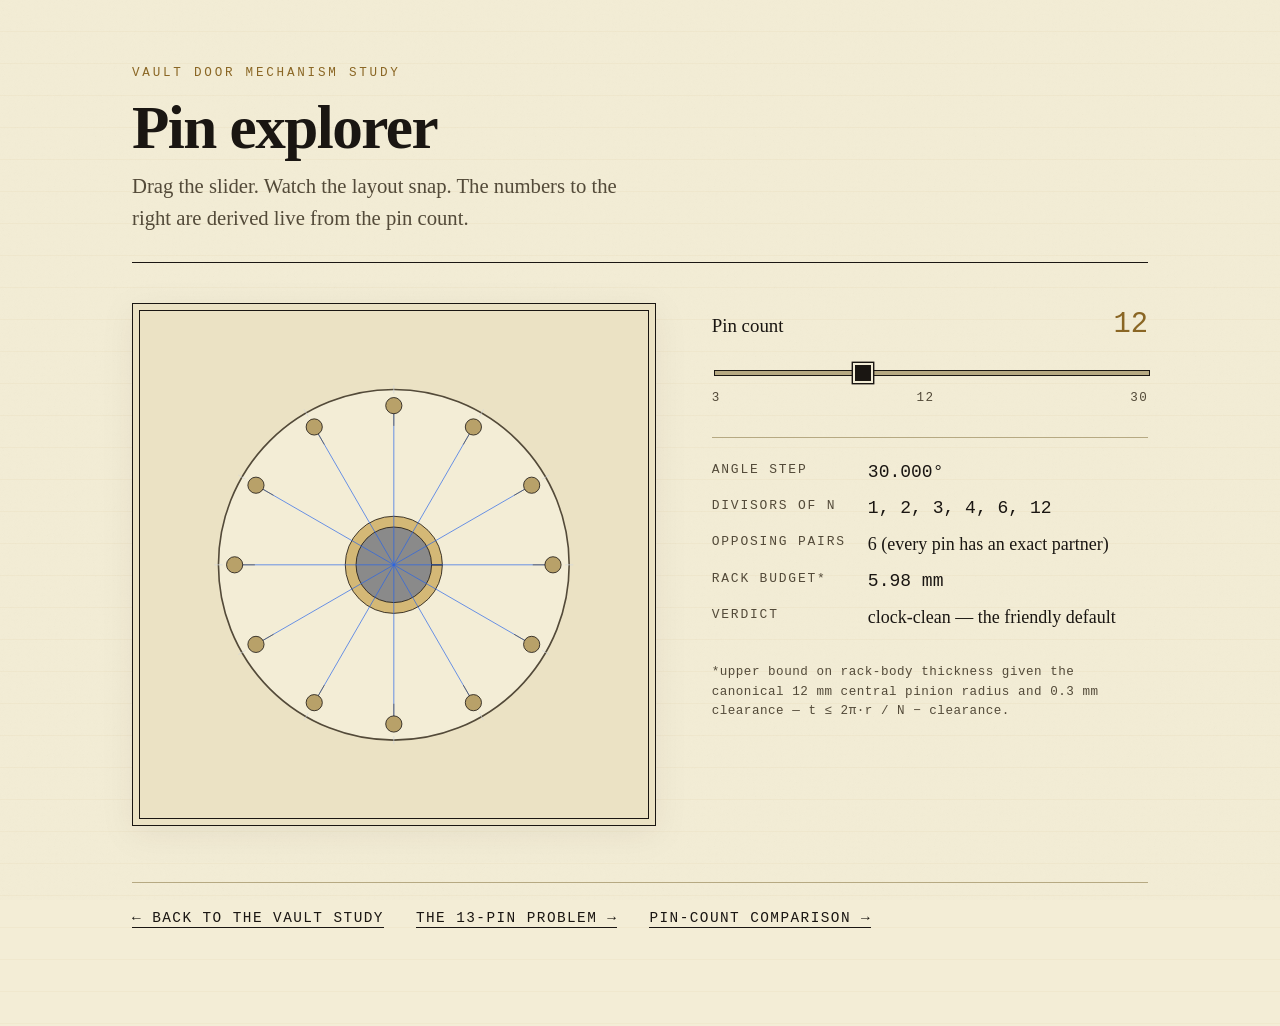
<file: docs/vault/pin-explorer.html>
<!DOCTYPE html>
<html lang="en">
<head>
  <meta charset="utf-8">
  <meta name="viewport" content="width=device-width, initial-scale=1">
  <title>Vault pin explorer · pycon2026</title>
  <meta name="description" content="Drag a slider, watch a vault-door pin layout snap. Educational geometry toy.">
  <link rel="stylesheet" href="../assets/styles.css">
  <style>
    /* ─── explorer-specific layout ────────────────────────────────── */
    main.explorer {
      max-width: 1080px;
      margin: 0 auto;
      padding: 64px 32px 96px;
    }
    .explorer-header {
      border-bottom: 1.5px solid var(--ink);
      padding-bottom: 28px;
      margin-bottom: 40px;
    }
    .explorer-header .kicker {
      font-family: var(--mono);
      font-size: 0.7rem;
      letter-spacing: 0.22em;
      text-transform: uppercase;
      color: var(--gold-deep);
      margin-bottom: 14px;
    }
    .explorer-header h1 {
      font-family: var(--serif);
      font-size: clamp(2rem, 6vw, 3.4rem);
      font-variation-settings: "opsz" 96, "SOFT" 30, "wght" 400;
      line-height: 0.95;
      letter-spacing: -0.025em;
      margin-bottom: 14px;
    }
    .explorer-header .subtitle {
      font-family: var(--serif);
      font-size: 1.15rem;
      color: var(--ink-mid);
      max-width: 50ch;
    }

    .explorer-grid {
      display: grid;
      grid-template-columns: 1.2fr 1fr;
      gap: 56px;
      align-items: start;
    }
    @media (max-width: 760px) {
      .explorer-grid {
        grid-template-columns: 1fr;
        gap: 32px;
      }
      main.explorer { padding: 36px 18px 64px; }
    }

    /* canvas */
    .canvas-pane {
      background: var(--paper-deep);
      border: 1.4px solid var(--ink);
      outline: 1px solid var(--ink);
      outline-offset: -8px;
      padding: 18px;
      filter: drop-shadow(0 8px 16px rgba(36, 25, 8, 0.06));
    }
    .canvas-pane svg {
      display: block;
      width: 100%;
      height: auto;
    }

    /* controls + readout */
    .controls {
      display: flex;
      flex-direction: column;
      gap: 28px;
    }

    .slider-block label {
      display: flex;
      align-items: baseline;
      justify-content: space-between;
      gap: 12px;
      font-family: var(--serif);
      font-size: 1.05rem;
      color: var(--ink);
      margin-bottom: 10px;
    }
    .slider-block label output {
      font-family: var(--mono);
      font-size: 1.6rem;
      color: var(--gold-deep);
      font-variation-settings: "wght" 500;
      min-width: 2.5ch;
      text-align: right;
    }
    .slider-block .ticks {
      display: flex;
      justify-content: space-between;
      font-family: var(--mono);
      font-size: 0.7rem;
      color: var(--ink-mid);
      letter-spacing: 0.1em;
      margin-top: 4px;
    }

    /* slider styling — gold track, ink thumb */
    input[type="range"].pin-slider {
      -webkit-appearance: none;
      appearance: none;
      width: 100%;
      height: 6px;
      background: var(--rule);
      border: 1px solid var(--ink);
      outline: none;
      cursor: pointer;
    }
    input[type="range"].pin-slider::-webkit-slider-thumb {
      -webkit-appearance: none;
      appearance: none;
      width: 20px;
      height: 20px;
      background: var(--ink);
      border: 2px solid var(--paper);
      box-shadow: 0 0 0 1.4px var(--ink);
      cursor: grab;
    }
    input[type="range"].pin-slider::-webkit-slider-thumb:active { cursor: grabbing; }
    input[type="range"].pin-slider::-moz-range-thumb {
      width: 20px;
      height: 20px;
      background: var(--ink);
      border: 2px solid var(--paper);
      box-shadow: 0 0 0 1.4px var(--ink);
      cursor: grab;
    }
    input[type="range"].pin-slider:focus-visible {
      outline: 2px solid var(--gold-deep);
      outline-offset: 4px;
    }

    /* readout */
    dl.readout {
      display: grid;
      grid-template-columns: max-content 1fr;
      column-gap: 22px;
      row-gap: 12px;
      margin: 0;
      padding: 22px 0 0;
      border-top: 1.2px solid var(--rule);
    }
    dl.readout dt {
      font-family: var(--mono);
      font-size: 0.72rem;
      letter-spacing: 0.14em;
      text-transform: uppercase;
      color: var(--ink-mid);
      align-self: baseline;
    }
    dl.readout dd {
      margin: 0;
      font-family: var(--serif);
      font-size: 1rem;
      color: var(--ink);
      line-height: 1.35;
      font-variation-settings: "wght" 420;
    }
    dl.readout dd.numeric {
      font-family: var(--mono);
      font-variation-settings: normal;
    }
    dl.readout dd.flag-good { color: var(--ink); }
    dl.readout dd.flag-warn {
      color: #9c2a2a; /* matches ACCENT_FAIL in the static SVGs */
    }

    /* nav at bottom */
    .nav-links {
      margin-top: 56px;
      padding-top: 24px;
      border-top: 1.2px solid var(--rule);
      display: flex;
      gap: 32px;
      flex-wrap: wrap;
      font-family: var(--mono);
      font-size: 0.8rem;
      letter-spacing: 0.1em;
      text-transform: uppercase;
      color: var(--ink-mid);
    }
    .nav-links a { color: var(--ink); }

    /* SVG element styling for live updates */
    #vault-svg .door     { fill: var(--paper); stroke: var(--ink-mid); stroke-width: 1.2; }
    #vault-svg .wheel    { fill: #d4b876; stroke: var(--ink); stroke-width: 0.6; }
    #vault-svg .wheel-spoke { stroke: var(--ink); stroke-width: 1.0; fill: none; }
    #vault-svg .hub      { fill: #8a8a8a; stroke: var(--ink); stroke-width: 0.6; }
    #vault-svg .pin      { fill: #b8a169; stroke: var(--ink); stroke-width: 0.6; }
    #vault-svg .pin-orphan { fill: #dc2626; stroke: var(--ink); stroke-width: 1.0; }
    #vault-svg .travel-arrow { stroke: var(--ink-mid); stroke-width: 0.5; }
    #vault-svg .clock-tick { stroke: #d1d5db; stroke-width: 0.5; }
    #vault-svg .chord    { stroke: #2563eb; stroke-width: 0.5; fill: none; }
    #vault-svg .phantom  {
      fill: none; stroke: #2563eb; stroke-width: 1.0;
      stroke-dasharray: 2 2;
    }
    #vault-svg .phantom-line {
      stroke: #2563eb; stroke-width: 0.5;
      stroke-dasharray: 3 3; fill: none;
    }
  </style>
</head>
<body>
  <main class="explorer">
    <header class="explorer-header">
      <div class="kicker">vault door mechanism study</div>
      <h1>Pin explorer</h1>
      <p class="subtitle">Drag the slider. Watch the layout snap. The numbers
        to the right are derived live from the pin count.</p>
    </header>

    <div class="explorer-grid">
      <section class="canvas-pane" aria-label="Vault door layout">
        <svg id="vault-svg" viewBox="0 0 360 360"
             role="img" aria-labelledby="svg-label"></svg>
        <span id="svg-label" hidden>Vault door with radial locking pins</span>
      </section>

      <aside class="controls">
        <div class="slider-block">
          <label for="pin-count">
            Pin count
            <output id="pin-count-out" for="pin-count">12</output>
          </label>
          <input type="range" id="pin-count" class="pin-slider"
                 min="3" max="30" value="12" step="1"
                 aria-describedby="pin-count-help">
          <div class="ticks"><span>3</span><span>12</span><span>30</span></div>
          <p id="pin-count-help" hidden>Number of locking pins arranged
            around the vault door, 3 to 30.</p>
        </div>

        <dl class="readout">
          <dt>angle step</dt>
          <dd id="angle-step" class="numeric">30.000°</dd>

          <dt>divisors of N</dt>
          <dd id="divisors" class="numeric">1, 2, 3, 4, 6, 12</dd>

          <dt>opposing pairs</dt>
          <dd id="pair-count">6</dd>

          <dt>rack budget*</dt>
          <dd id="rack-budget" class="numeric">5.98 mm</dd>

          <dt>verdict</dt>
          <dd id="verdict">composite — clean halves, quarters, thirds</dd>
        </dl>
        <p style="font-family: var(--mono); font-size: 0.7rem;
                  color: var(--ink-mid); letter-spacing: 0.04em;
                  margin: 6px 0 0;">
          *upper bound on rack-body thickness given the canonical
          12 mm central pinion radius and 0.3 mm clearance —
          <code>t ≤ 2π·r / N − clearance</code>.
        </p>
      </aside>
    </div>

    <nav class="nav-links">
      <a href="README.md">← back to the vault study</a>
      <a href="thirteen-pin-problem.md">the 13-pin problem →</a>
      <a href="pin-counts.md">pin-count comparison →</a>
    </nav>
  </main>

  <script>
  // ─── Geometry helpers (mirrored from src/vault/geometry.py) ──────────
  const CX = 180, CY = 180;
  const DOOR_R = 130, PIN_PITCH_R = DOOR_R - 12;
  const HUB_R = 28, WHEEL_R = 36;
  const BASE_PIN_R = 6;          // shrinks slightly for large N

  // Same constants the Python side uses — must stay in sync with
  // src/vault/vault.py manually (or paste the values in via build).
  const PINION_RADIUS_MM = 12;
  const CLEARANCE_MM = 0.3;

  const NS = "http://www.w3.org/2000/svg";

  function angleStep(n) { return 360 / n; }

  function pinAngles(n, start = -90) {
    const step = angleStep(n);
    const out = [];
    for (let i = 0; i < n; i++) out.push(start + i * step);
    return out;
  }

  function polar(cx, cy, r, deg) {
    const θ = deg * Math.PI / 180;
    return [cx + r * Math.cos(θ), cy + r * Math.sin(θ)];
  }

  function divisors(n) {
    const out = [];
    for (let i = 1; i * i <= n; i++) {
      if (n % i === 0) {
        out.push(i);
        if (i !== n / i) out.push(n / i);
      }
    }
    return out.sort((a, b) => a - b);
  }

  function rackBudgetMm(n) {
    return (2 * Math.PI * PINION_RADIUS_MM / n) - CLEARANCE_MM;
  }

  // ─── SVG drawing helpers ─────────────────────────────────────────────
  function svgEl(name, attrs = {}) {
    const el = document.createElementNS(NS, name);
    for (const [k, v] of Object.entries(attrs)) {
      el.setAttribute(k, v);
    }
    return el;
  }

  function drawDoor(svg, hasClock) {
    svg.appendChild(svgEl("circle", {
      cx: CX, cy: CY, r: DOOR_R, class: "door"
    }));
    if (hasClock) {
      // Faint 12-position clock face for divisible-by-12 counts.
      for (let i = 0; i < 12; i++) {
        const ang = -90 + i * 30;
        const [x1, y1] = polar(CX, CY, DOOR_R - 3, ang);
        const [x2, y2] = polar(CX, CY, DOOR_R + 3, ang);
        svg.appendChild(svgEl("line", {
          x1, y1, x2, y2, class: "clock-tick"
        }));
      }
    }
    // Cam wheel (static here — animation lives in the hero SVG).
    svg.appendChild(svgEl("circle", {
      cx: CX, cy: CY, r: WHEEL_R, class: "wheel"
    }));
    svg.appendChild(svgEl("line", {
      x1: CX, y1: CY,
      x2: CX + WHEEL_R, y2: CY,
      class: "wheel-spoke"
    }));
    svg.appendChild(svgEl("circle", {
      cx: CX, cy: CY, r: HUB_R, class: "hub"
    }));
  }

  function drawPins(svg, n) {
    const angles = pinAngles(n);
    const pinR = n <= 16 ? BASE_PIN_R : Math.max(BASE_PIN_R - 1.5, 3);
    const isOdd = n % 2 === 1;

    // For even N, draw faint chord lines through the hub for each
    // opposing pair (visualises "12 = 6 pairs" without extra controls).
    if (!isOdd) {
      const half = n / 2;
      for (let i = 0; i < half; i++) {
        const j = (i + half) % n;
        const [x1, y1] = polar(CX, CY, PIN_PITCH_R, angles[i]);
        const [x2, y2] = polar(CX, CY, PIN_PITCH_R, angles[j]);
        svg.appendChild(svgEl("line", {
          x1, y1, x2, y2, class: "chord"
        }));
      }
    }

    // For odd N, mark where pin 0's would-be partner *would* sit —
    // makes the "no exact opposite" property visible.
    if (isOdd) {
      const phantomAngle = angles[0] + 180;
      const [ax, ay] = polar(CX, CY, PIN_PITCH_R, angles[0]);
      const [px, py] = polar(CX, CY, PIN_PITCH_R, phantomAngle);
      svg.appendChild(svgEl("line", {
        x1: ax, y1: ay, x2: px, y2: py, class: "phantom-line"
      }));
      svg.appendChild(svgEl("circle", {
        cx: px, cy: py, r: 3, class: "phantom"
      }));
    }

    angles.forEach((ang, i) => {
      const [x, y] = polar(CX, CY, PIN_PITCH_R, ang);
      // Travel arrow (small radial tick inward) — keeps the "these
      // move" reading even in the static SVG.
      const [tx, ty] = polar(CX, CY, PIN_PITCH_R - pinR * 2.5, ang);
      svg.appendChild(svgEl("line", {
        x1: x, y1: y, x2: tx, y2: ty, class: "travel-arrow"
      }));
      const cls = (isOdd && i === 0) ? "pin-orphan" : "pin";
      svg.appendChild(svgEl("circle", {
        cx: x, cy: y, r: pinR, class: cls
      }));
    });
  }

  // ─── Readout ─────────────────────────────────────────────────────────
  function updateReadout(n) {
    const step = angleStep(n);
    document.getElementById("pin-count-out").textContent = n;
    document.getElementById("angle-step").textContent =
      step.toFixed(3) + "°";
    document.getElementById("divisors").textContent =
      divisors(n).join(", ");

    const pairEl = document.getElementById("pair-count");
    if (n % 2 === 0) {
      pairEl.textContent = (n / 2) + " (every pin has an exact partner)";
      pairEl.classList.remove("flag-warn");
      pairEl.classList.add("flag-good");
    } else {
      pairEl.textContent = "0 — no exact pairs across the diameter";
      pairEl.classList.remove("flag-good");
      pairEl.classList.add("flag-warn");
    }

    document.getElementById("rack-budget").textContent =
      rackBudgetMm(n).toFixed(2) + " mm";

    const verdictEl = document.getElementById("verdict");
    const d = divisors(n);
    const isPrime = d.length === 2 && d[0] === 1 && d[1] === n;
    if (n === 12) {
      verdictEl.textContent = "clock-clean — the friendly default";
    } else if (n === 24) {
      verdictEl.textContent =
        "very flexible — 8 divisors, doubles the resolution of 12";
    } else if (isPrime) {
      verdictEl.textContent =
        "prime — no subgroups, rude to mirrored sub-assemblies";
      verdictEl.classList.add("flag-warn");
      return;
    } else if (n % 2 === 1) {
      verdictEl.textContent =
        "odd — no exact opposing pairs, fewer mirror options";
    } else {
      verdictEl.textContent =
        "composite — " + d.length + " divisors, mirrored layouts available";
    }
    verdictEl.classList.remove("flag-warn");
  }

  // ─── Main render loop ────────────────────────────────────────────────
  function render(n) {
    const svg = document.getElementById("vault-svg");
    svg.replaceChildren();
    drawDoor(svg, n === 12 || n === 24);
    drawPins(svg, n);
    updateReadout(n);
  }

  const slider = document.getElementById("pin-count");
  slider.addEventListener("input", e => render(parseInt(e.target.value, 10)));

  // Initial render
  render(parseInt(slider.value, 10));
  </script>
</body>
</html>
</file>
<file: docs/assets/styles.css>
/* ─── scadia · engineering-monograph aesthetic ──────────────────────────── */

:root {
  /* Cornfield-echo palette — warm cream paper, deep ink, OpenSCAD gold */
  --paper:       #f3edd6;
  --paper-deep:  #ebe2c4;
  --paper-edge:  #ddd1ad;
  --ink:         #1a1612;
  --ink-mid:     #534a39;
  --rule:        #b6a982;
  --gold:        #b48738;
  --gold-deep:   #8a6624;
  --code-bg:     #1a1612;
  --code-fg:     #e6dcbd;

  --measure: 64ch;

  --serif: "Fraunces", "Iowan Old Style", Georgia, "Times New Roman", serif;
  --mono:  ui-monospace, "SF Mono", "JetBrains Mono", "Menlo", "Consolas", monospace;
}

*, *::before, *::after { box-sizing: border-box; }

html {
  -webkit-text-size-adjust: 100%;
  text-size-adjust: 100%;
}

html, body {
  overflow-x: hidden;
}

body, h1, h2, h3, p, figure, ul, pre, blockquote {
  margin: 0;
}

html {
  background: var(--paper);
  color: var(--ink);
  font-family: var(--serif);
  font-size: 18px;
  line-height: 1.55;
  font-feature-settings: "ss01", "ss02";
  font-variation-settings: "opsz" 14, "SOFT" 30, "wght" 400;
}

@media (max-width: 600px) {
  html { font-size: 16.5px; }
}

body {
  position: relative;
  min-height: 100vh;
  /* faint horizontal rule lines, like ruled drafting paper */
  background-image:
    repeating-linear-gradient(
      to bottom,
      transparent 0,
      transparent 31px,
      rgba(180, 135, 56, 0.05) 31px,
      rgba(180, 135, 56, 0.05) 32px
    );
}

/* paper grain overlay — subtle, multiplied for warmth */
body::before {
  content: "";
  position: fixed;
  inset: 0;
  pointer-events: none;
  opacity: 0.55;
  background-image: url("data:image/svg+xml;utf8,<svg xmlns='http://www.w3.org/2000/svg' width='220' height='220'><filter id='n'><feTurbulence baseFrequency='0.85' numOctaves='2' stitchTiles='stitch'/><feColorMatrix values='0 0 0 0 0.10 0 0 0 0 0.09 0 0 0 0 0.07 0 0 0 0.05 0'/></filter><rect width='100%' height='100%' filter='url(%23n)'/></svg>");
  mix-blend-mode: multiply;
  z-index: 0;
}

main, header, footer { position: relative; z-index: 1; }

/* ─── links ───────────────────────────────────────────────────── */

a {
  color: inherit;
  text-decoration: none;
  background-image: linear-gradient(currentColor, currentColor);
  background-size: 100% 1px;
  background-repeat: no-repeat;
  background-position: 0 92%;
  transition: background-size .25s ease, color .2s ease;
}
a:hover {
  color: var(--gold-deep);
  background-size: 100% 2px;
}

/* ─── hero ────────────────────────────────────────────────────── */

.hero {
  display: grid;
  grid-template-columns: 1.05fr 0.95fr;
  gap: 64px;
  padding: 96px 64px 80px;
  align-items: start;
  border-bottom: 1.5px solid var(--ink);
}

.hero-text { padding-top: 18px; }

.kicker {
  font-family: var(--mono);
  font-size: 0.7rem;
  letter-spacing: 0.22em;
  text-transform: uppercase;
  color: var(--gold-deep);
  margin-bottom: 22px;
}

.hero h1 {
  font-family: var(--serif);
  font-size: clamp(2.75rem, 13vw, 10.5rem);
  font-variation-settings: "opsz" 144, "SOFT" 0, "wght" 380;
  line-height: 0.85;
  letter-spacing: -0.045em;
  margin-bottom: 32px;
  overflow-wrap: break-word;
  animation: rise 760ms cubic-bezier(.2,.8,.2,1) both;
}

.tagline {
  font-family: var(--serif);
  font-size: clamp(1.25rem, 2.6vw, 2.1rem);
  font-variation-settings: "opsz" 36, "SOFT" 100, "wght" 360;
  line-height: 1.2;
  letter-spacing: -0.005em;
  margin-bottom: 22px;
  overflow-wrap: break-word;
  animation: rise 760ms 80ms cubic-bezier(.2,.8,.2,1) both;
}
.tagline em {
  font-style: italic;
  color: var(--gold-deep);
  font-variation-settings: "opsz" 36, "SOFT" 100, "wght" 500;
}

.lede {
  font-size: 1.05rem;
  color: var(--ink-mid);
  max-width: 46ch;
  margin-bottom: 40px;
  overflow-wrap: break-word;
  animation: rise 760ms 160ms cubic-bezier(.2,.8,.2,1) both;
}

.hero-actions {
  display: flex;
  flex-wrap: wrap;
  gap: 14px;
  animation: rise 760ms 240ms cubic-bezier(.2,.8,.2,1) both;
}

.btn {
  font-family: var(--mono);
  font-size: 0.74rem;
  letter-spacing: 0.16em;
  text-transform: uppercase;
  padding: 13px 22px;
  background: transparent;
  border: 1.4px solid var(--ink);
  color: var(--ink);
  background-image: none;
  display: inline-flex;
  align-items: center;
  gap: 12px;
  white-space: nowrap;
  transition: background .2s, color .2s, border-color .2s, transform .2s;
  cursor: pointer;
}
.btn::after {
  content: "→";
  font-family: var(--serif);
  font-style: normal;
  letter-spacing: 0;
  transition: transform .25s;
}
.btn:hover { background: var(--ink); color: var(--paper); }
.btn:hover::after { transform: translateX(5px); }

.btn-primary {
  background: var(--ink);
  color: var(--paper);
}
.btn-primary:hover {
  background: var(--gold-deep);
  border-color: var(--gold-deep);
  color: var(--paper);
}

/* plate (figure frame for sample render) */

.plate {
  position: relative;
  animation: rise 760ms 200ms cubic-bezier(.2,.8,.2,1) both;
}

.plate img {
  display: block;
  width: 100%;
  height: auto;
  filter: drop-shadow(0 12px 24px rgba(36, 25, 8, 0.08));
}

@media (max-width: 900px) {
  .hero {
    grid-template-columns: 1fr;
    padding: 64px 28px 56px;
    gap: 48px;
  }
}

@media (max-width: 480px) {
  .hero {
    padding: 48px 18px 40px;
    gap: 36px;
  }
  .hero-text { padding-top: 4px; }
  .hero h1 { margin-bottom: 22px; }
  .lede { margin-bottom: 28px; }
  .plate img { filter: none; }
}

/* ─── parts row (below the hero) ──────────────────────────────── */

.parts-row {
  padding: 72px 64px 80px;
  border-bottom: 1.5px solid var(--ink);
  display: grid;
  grid-template-columns: repeat(3, 1fr);
  gap: 40px;
}

.parts-row .part {
  margin: 0;
  display: flex;
  flex-direction: column;
  align-items: center;
  text-align: center;
  gap: 14px;
}

.parts-row .part img {
  display: block;
  width: 100%;
  max-width: 320px;
  height: auto;
  background: var(--paper-deep);
  border: 1.4px solid var(--ink);
  outline: 1px solid var(--ink);
  outline-offset: -8px;
  padding: 18px;
  filter: drop-shadow(0 8px 16px rgba(36, 25, 8, 0.06));
}

.parts-row figcaption {
  display: flex;
  flex-direction: column;
  gap: 4px;
  max-width: 32ch;
}

.parts-row figcaption strong {
  font-family: var(--serif);
  font-size: 1.2rem;
  font-variation-settings: "opsz" 24, "SOFT" 60, "wght" 480;
  color: var(--ink);
}

.parts-row figcaption span {
  font-family: var(--serif);
  font-size: 0.95rem;
  color: var(--ink-mid);
  line-height: 1.45;
}

@media (max-width: 900px) {
  .parts-row {
    grid-template-columns: 1fr;
    padding: 56px 28px 64px;
    gap: 36px;
  }
  .parts-row .part img { max-width: 280px; }
}

@media (max-width: 480px) {
  .parts-row {
    padding: 44px 18px 52px;
    gap: 32px;
  }
  .parts-row .part img { max-width: 240px; padding: 14px; }
}

/* ─── sections ────────────────────────────────────────────────── */

.section {
  padding: 88px 64px;
  border-bottom: 1.5px solid var(--ink);
  position: relative;
}

.section h2 {
  font-family: var(--serif);
  font-size: clamp(2.6rem, 5vw, 3.8rem);
  font-variation-settings: "opsz" 96, "SOFT" 30, "wght" 360;
  line-height: 1;
  letter-spacing: -0.03em;
}

.prose {
  max-width: var(--measure);
  font-size: 1.05rem;
  color: var(--ink-mid);
  margin-bottom: 22px;
}
.prose code {
  font-family: var(--mono);
  font-size: 0.85em;
  background: var(--paper-deep);
  padding: 1px 6px;
  border: 1px solid var(--rule);
  color: var(--ink);
}
.prose a code { color: inherit; }

ul.prose, ol.prose {
  padding-left: 1.4em;
}
ul.prose li, ol.prose li {
  margin-bottom: 10px;
}
ul.prose li::marker {
  color: var(--gold);
}

.explainer-list strong,
.chat-list strong {
  color: var(--ink);
  font-weight: 500;
}

/* ─── command list (definition list for CLI subcommands) ──────── */

.cmd-list {
  display: grid;
  grid-template-columns: max-content 1fr;
  column-gap: 28px;
  row-gap: 16px;
  max-width: var(--measure);
  margin: 0 0 28px;
  padding: 0;
}

.cmd-list dt {
  font-family: var(--mono);
  font-size: 0.85rem;
  color: var(--ink);
  background: var(--paper-deep);
  border: 1px solid var(--rule);
  padding: 4px 10px;
  justify-self: start;
  align-self: start;
  white-space: nowrap;
}

.cmd-list dd {
  margin: 0;
  font-size: 1rem;
  color: var(--ink-mid);
  line-height: 1.5;
  align-self: center;
}

.cmd-list dd code {
  font-family: var(--mono);
  font-size: 0.85em;
  background: var(--paper-deep);
  padding: 1px 5px;
  border: 1px solid var(--rule);
  color: var(--ink);
}

@media (max-width: 600px) {
  .cmd-list {
    grid-template-columns: 1fr;
    row-gap: 6px;
  }
  .cmd-list dt {
    justify-self: start;
    margin-top: 14px;
  }
  .cmd-list dt:first-of-type { margin-top: 0; }
  .cmd-list dd { padding-left: 4px; }
}

/* ─── acknowledgments table (Built on the shoulders of) ───────── */

.ack-list {
  width: 100%;
  max-width: var(--measure);
  border-collapse: collapse;
  margin: 0 0 28px;
  font-family: var(--serif);
}
.ack-list td {
  padding: 12px 20px 12px 0;
  vertical-align: top;
  border-bottom: 1px solid var(--rule);
  font-size: 1rem;
  color: var(--ink-mid);
  line-height: 1.5;
}
.ack-list tr:last-child td { border-bottom: none; }
.ack-list .pkg {
  white-space: nowrap;
  width: 1%;
}
.ack-list .pkg a {
  background-image: none;
}
.ack-list .pkg code {
  font-family: var(--mono);
  font-size: 0.86rem;
  color: var(--ink);
  background: var(--paper-deep);
  border: 1px solid var(--rule);
  padding: 3px 9px;
}
.ack-list .pkg a:hover code {
  color: var(--gold-deep);
  border-color: var(--gold);
}
.ack-list .license {
  font-family: var(--mono);
  font-size: 0.7rem;
  color: var(--gold-deep);
  letter-spacing: 0.12em;
  text-transform: uppercase;
  white-space: nowrap;
  width: 1%;
}

@media (max-width: 600px) {
  .ack-list, .ack-list tbody, .ack-list tr, .ack-list td { display: block; }
  .ack-list tr {
    padding: 16px 0;
    border-bottom: 1px solid var(--rule);
  }
  .ack-list tr:last-child { border-bottom: none; }
  .ack-list td {
    padding: 2px 0;
    border-bottom: none;
  }
  .ack-list .pkg { margin-bottom: 4px; }
  .ack-list .license {
    font-size: 0.68rem;
    margin-bottom: 6px;
  }
}

@media (max-width: 760px) {
  .section { padding: 64px 28px; }
  .section-head { gap: 18px; flex-wrap: wrap; }
}

@media (max-width: 480px) {
  .section { padding: 48px 18px; }
  .section-head { gap: 10px; margin-bottom: 28px; }
  .dropquote {
    padding-left: 18px;
    margin-bottom: 36px;
  }
  .code { padding: 18px 18px; font-size: 0.8rem; }
  .prose { font-size: 1rem; }
}

/* ─── figure with SVG (gear-ratios teaser etc.) ───────────────── */

.figure-svg {
  max-width: 520px;
  margin: 0 auto 32px;
  text-align: center;
}
.figure-svg img {
  width: 100%;
  height: auto;
  display: block;
}
.figure-svg figcaption {
  margin-top: 12px;
  font-family: var(--serif);
  font-style: italic;
  font-size: 0.92rem;
  color: var(--ink-mid);
}

/* ─── code blocks ─────────────────────────────────────────────── */

.code {
  font-family: var(--mono);
  font-size: 0.86rem;
  line-height: 1.7;
  background: var(--code-bg);
  color: var(--code-fg);
  padding: 28px 32px;
  border: 1.4px solid var(--ink);
  overflow-x: auto;
  margin-bottom: 14px;
  position: relative;
}
.code::before {
  content: "";
  position: absolute;
  inset: 6px;
  border: 1px solid rgba(230, 220, 189, 0.08);
  pointer-events: none;
}
.code code {
  font-family: inherit;
  font-size: inherit;
  color: inherit;
}
.code .c   { color: #968764; font-style: italic; }
.code .fn  { color: #e7c576; }
.code .s   { color: #d8b358; }
.code .n   { color: #d4925a; }
.code .prompt { color: #c79a32; user-select: none; padding-right: 8px; }

/* shell variant — light, paper-tone */
.code.shell {
  background: var(--paper-deep);
  color: var(--ink);
  border: 1.4px solid var(--ink);
}
.code.shell::before {
  border-color: rgba(26, 22, 18, 0.08);
}
.code.shell .c { color: var(--ink-mid); }
.code.shell .prompt { color: var(--gold-deep); font-weight: 600; }
.code.shell .s { color: var(--gold-deep); font-style: italic; }

.caption {
  font-family: var(--mono);
  font-size: 0.7rem;
  letter-spacing: 0.14em;
  text-transform: uppercase;
  color: var(--ink-mid);
}
.caption code {
  font-family: var(--mono);
  font-size: 1em;
  color: var(--ink);
  text-transform: none;
  letter-spacing: 0.04em;
}

/* ─── footer ──────────────────────────────────────────────────── */

.page-footer {
  padding: 48px 64px 64px;
  border-top: 1px solid var(--rule);
  text-align: center;
  color: var(--ink-mid);
  font-size: 0.88rem;
}
.page-footer p {
  margin: 0 auto;
  max-width: 720px;
  line-height: 1.7;
}

@media (max-width: 760px) {
  .page-footer { padding: 36px 24px 48px; font-size: 0.82rem; }
}

/* ─── motion ──────────────────────────────────────────────────── */

@keyframes rise {
  from { opacity: 0; transform: translateY(14px); }
  to   { opacity: 1; transform: translateY(0); }
}

@media (prefers-reduced-motion: reduce) {
  *, *::before, *::after {
    animation-duration: 0.01ms !important;
    transition-duration: 0.01ms !important;
  }
}

/* ─── selection ───────────────────────────────────────────────── */

::selection {
  background: var(--gold);
  color: var(--ink);
}
</file>
<file: docs/devlog/devlog.css>
/* ─── pycon2026 devlog · html-effectiveness palette ───────────────────── */

:root {
  /* Neutrals */
  --ivory:    #FAF9F5;
  --paper:    #FFFFFF;
  --slate:    #141413;
  --gray-100: #F2F1EC;
  --gray-200: #E5E3DC;
  --gray-300: #CFCCC1;
  --gray-400: #8A867B;
  --gray-500: #4A463E;

  /* Accents */
  --clay:     #D97757;
  --olive:    #788C5D;
  --oat:      #E3DACC;
  --rust:     #B04A3F;

  /* Type stacks */
  --serif: ui-serif, Georgia, "Times New Roman", Times, serif;
  --sans:  system-ui, -apple-system, "Segoe UI", Roboto, Helvetica, Arial, sans-serif;
  --mono:  ui-monospace, "SF Mono", Menlo, Monaco, Consolas, monospace;

  --measure: 64ch;
  --col-max: 860px;
}

*, *::before, *::after { box-sizing: border-box; }

html {
  scroll-behavior: smooth;
  -webkit-text-size-adjust: 100%;
  text-size-adjust: 100%;
}

html, body { background: var(--ivory); color: var(--slate); }

body {
  margin: 0;
  font-family: var(--sans);
  font-size: 17px;
  line-height: 1.6;
}

body, h1, h2, h3, h4, p, figure, ul, pre, blockquote, table { margin: 0; }

::selection { background: var(--clay); color: var(--paper); }

/* ─── layout ─────────────────────────────────────────────────────────── */

.page { max-width: var(--col-max); margin: 0 auto; padding: 0 24px; }

@media (max-width: 600px) {
  .page { padding: 0 18px; }
}

/* ─── title block strip (top of every page) ─────────────────────────── */

.titlebar {
  border-bottom: 1.5px solid var(--gray-300);
  background: var(--ivory);
}
.titlebar-inner {
  max-width: var(--col-max);
  margin: 0 auto;
  padding: 14px 24px;
  display: grid;
  grid-template-columns: repeat(4, 1fr);
  gap: 16px;
  font-family: var(--mono);
  font-size: 11px;
  letter-spacing: 0.14em;
  text-transform: uppercase;
  color: var(--gray-500);
}
.titlebar .tb-cell { display: flex; flex-direction: column; gap: 3px; }
.titlebar .tb-label { color: var(--gray-400); font-size: 10px; letter-spacing: 0.18em; }
.titlebar .tb-value { color: var(--slate); font-weight: 600; letter-spacing: 0.08em; }

@media (max-width: 600px) {
  .titlebar-inner { grid-template-columns: repeat(2, 1fr); gap: 10px 16px; }
}

/* ─── page header / hero ─────────────────────────────────────────────── */

.page-head {
  padding: 64px 0 40px;
  border-bottom: 1.5px solid var(--gray-300);
  margin-bottom: 48px;
}

.kicker {
  font-family: var(--mono);
  font-size: 12px;
  letter-spacing: 0.22em;
  text-transform: uppercase;
  color: var(--clay);
  margin-bottom: 14px;
}

.page-head h1 {
  font-family: var(--serif);
  font-size: clamp(38px, 5.4vw, 62px);
  letter-spacing: -0.01em;
  line-height: 1.05;
  color: var(--slate);
}

.page-head .lede {
  font-family: var(--serif);
  font-size: clamp(18px, 2vw, 22px);
  line-height: 1.45;
  color: var(--gray-500);
  max-width: 56ch;
  margin-top: 18px;
}

.page-head nav.crumbs {
  font-family: var(--mono);
  font-size: 12px;
  letter-spacing: 0.14em;
  text-transform: uppercase;
  color: var(--gray-400);
  margin-bottom: 18px;
}
.page-head nav.crumbs a { color: var(--gray-500); }
.page-head nav.crumbs a:hover { color: var(--clay); }

/* ─── post-card grid (devlog index) ──────────────────────────────────── */

.post-grid {
  display: grid;
  grid-template-columns: repeat(auto-fill, minmax(316px, 1fr));
  gap: 18px;
  margin-bottom: 80px;
}

.post-card {
  background: var(--paper);
  border: 1.5px solid var(--gray-300);
  border-radius: 12px;
  padding: 22px 22px 20px;
  display: flex;
  flex-direction: column;
  gap: 12px;
  transition: transform .18s ease, border-color .18s ease, box-shadow .18s ease;
  position: relative;
}
.post-card:hover {
  transform: translateY(-2px);
  border-color: var(--gray-400);
  box-shadow: 0 6px 16px rgba(20, 20, 19, 0.06);
}

.post-card .date {
  font-family: var(--mono);
  font-size: 12px;
  letter-spacing: 0.16em;
  text-transform: uppercase;
  color: var(--gray-400);
}

.post-card h2 {
  font-family: var(--serif);
  font-size: 22px;
  line-height: 1.18;
  letter-spacing: -0.005em;
  color: var(--slate);
}
.post-card h2 a { color: inherit; }
.post-card h2 a:hover { color: var(--clay); }

.post-card p.lede {
  font-size: 14.5px;
  line-height: 1.5;
  color: var(--gray-500);
  flex: 1;
}

.tag-row { display: flex; flex-wrap: wrap; gap: 6px; margin-top: 4px; }
.tag {
  font-family: var(--mono);
  font-size: 10.5px;
  letter-spacing: 0.12em;
  text-transform: uppercase;
  color: var(--gray-500);
  background: var(--gray-100);
  padding: 3px 8px;
  border-radius: 999px;
  border: 1px solid var(--gray-200);
}
.tag.tag-pivot     { color: var(--rust);  background: #f7e8e3; border-color: #ebd2c9; }
.tag.tag-decision  { color: var(--clay);  background: #faeae0; border-color: #f1d5c2; }
.tag.tag-experiment{ color: var(--olive); background: #ebf0e1; border-color: #d8e2c5; }
.tag.tag-print-log { color: var(--gray-500); background: var(--oat); border-color: #d3c7b3; }

/* ─── post body ──────────────────────────────────────────────────────── */

article.post { padding-bottom: 96px; }

article.post .byline {
  font-family: var(--mono);
  font-size: 12px;
  letter-spacing: 0.16em;
  text-transform: uppercase;
  color: var(--gray-400);
  margin-bottom: 32px;
}
article.post .byline .author { color: var(--slate); }
article.post .byline time { color: var(--slate); }

article.post .entry { padding: 28px 0; border-top: 1px solid var(--gray-200); }
article.post .entry:first-of-type { border-top: none; padding-top: 0; }

article.post h2 {
  font-family: var(--serif);
  font-size: clamp(24px, 3vw, 30px);
  line-height: 1.18;
  letter-spacing: -0.01em;
  color: var(--slate);
  margin-bottom: 18px;
}
article.post h3 {
  font-family: var(--serif);
  font-size: 20px;
  line-height: 1.25;
  margin: 28px 0 10px;
  color: var(--slate);
}
article.post h4 {
  font-family: var(--mono);
  font-size: 12px;
  letter-spacing: 0.16em;
  text-transform: uppercase;
  color: var(--gray-500);
  margin: 24px 0 8px;
}

article.post p,
article.post ul,
article.post ol,
article.post blockquote {
  max-width: var(--measure);
  font-size: 16.5px;
  line-height: 1.65;
  color: var(--slate);
}
article.post p + p,
article.post p + ul,
article.post ul + p,
article.post p + figure,
article.post figure + p,
article.post p + table,
article.post p + .code,
article.post .code + p {
  margin-top: 16px;
}

article.post a {
  color: var(--slate);
  text-decoration: underline;
  text-decoration-thickness: 1px;
  text-underline-offset: 3px;
  text-decoration-color: var(--gray-300);
  transition: color .18s, text-decoration-color .18s;
}
article.post a:hover {
  color: var(--clay);
  text-decoration-color: var(--clay);
}

article.post ul, article.post ol { padding-left: 1.4em; }
article.post li + li { margin-top: 6px; }

article.post code {
  font-family: var(--mono);
  font-size: 0.9em;
  background: var(--gray-100);
  padding: 1px 6px;
  border: 1px solid var(--gray-200);
  border-radius: 4px;
  color: var(--slate);
}

article.post blockquote {
  border-left: 3px solid var(--clay);
  padding-left: 18px;
  margin: 18px 0;
  font-family: var(--serif);
  font-size: 18px;
  color: var(--gray-500);
}

/* ─── code blocks ────────────────────────────────────────────────────── */

.code {
  font-family: var(--mono);
  font-size: 14px;
  line-height: 1.6;
  background: var(--paper);
  color: var(--slate);
  padding: 18px 20px;
  border: 1.5px solid var(--gray-300);
  border-radius: 8px;
  overflow-x: auto;
  margin: 14px 0;
}
.code.shell {
  background: var(--slate);
  color: var(--ivory);
  border-color: var(--slate);
}
.code.shell .prompt { color: var(--clay); user-select: none; padding-right: 8px; }
.code.shell .c { color: #aaa39a; font-style: italic; }

/* ─── figures ────────────────────────────────────────────────────────── */

figure {
  margin: 28px 0;
}
figure img {
  display: block;
  max-width: 100%;
  height: auto;
  border: 1.5px solid var(--gray-300);
  border-radius: 8px;
  background: var(--paper);
}
figure figcaption {
  margin-top: 10px;
  font-family: var(--mono);
  font-size: 11.5px;
  letter-spacing: 0.12em;
  text-transform: uppercase;
  color: var(--gray-500);
  display: flex;
  justify-content: space-between;
  gap: 16px;
}
figure figcaption .num { color: var(--slate); font-weight: 600; flex-shrink: 0; }
figure figcaption .desc { text-align: right; text-transform: none; letter-spacing: 0.04em; color: var(--gray-500); }

/* ─── tables ─────────────────────────────────────────────────────────── */

table.data {
  width: 100%;
  max-width: var(--measure);
  border-collapse: collapse;
  margin: 18px 0;
  font-size: 15px;
}
table.data th, table.data td {
  text-align: left;
  padding: 9px 14px;
  border-bottom: 1px solid var(--gray-200);
}
table.data thead th {
  font-family: var(--mono);
  font-size: 11px;
  letter-spacing: 0.16em;
  text-transform: uppercase;
  color: var(--gray-500);
  border-bottom: 1.5px solid var(--gray-300);
  background: var(--gray-100);
}
table.data tbody tr:hover { background: var(--gray-100); }
table.data td.num { text-align: right; font-variant-numeric: tabular-nums; font-family: var(--mono); }

/* ─── todo / aside callouts ──────────────────────────────────────────── */

aside.todo {
  background: var(--oat);
  border: 1.5px dashed var(--gray-400);
  border-radius: 8px;
  padding: 16px 20px;
  margin: 20px 0;
  font-family: var(--sans);
  font-size: 14.5px;
  color: var(--gray-500);
}
aside.todo::before {
  content: "TODO · jmcpheron";
  display: block;
  font-family: var(--mono);
  font-size: 10.5px;
  letter-spacing: 0.18em;
  text-transform: uppercase;
  color: var(--rust);
  margin-bottom: 8px;
}
aside.todo p + p { margin-top: 8px; }

/* ─── severity dots (build-status / risk indicators) ────────────────── */

.dot {
  display: inline-block;
  width: 8px; height: 8px;
  border-radius: 50%;
  vertical-align: 0.05em;
  margin-right: 6px;
}
.dot.low  { background: var(--olive); }
.dot.med  { background: var(--clay); }
.dot.high { background: var(--rust); }

/* ─── footer / signoff ───────────────────────────────────────────────── */

.signoff {
  border-top: 1.5px solid var(--gray-300);
  padding: 28px 0 56px;
  margin-top: 40px;
  font-family: var(--mono);
  font-size: 11.5px;
  letter-spacing: 0.14em;
  text-transform: uppercase;
  color: var(--gray-400);
  display: flex;
  justify-content: space-between;
  flex-wrap: wrap;
  gap: 16px;
}
.signoff a { color: var(--gray-500); }
.signoff a:hover { color: var(--clay); }
.signoff .stamp { color: var(--slate); font-weight: 600; }

/* ─── post-nav (prev / next at bottom of a post) ─────────────────────── */

nav.post-nav {
  display: grid;
  grid-template-columns: 1fr 1fr;
  gap: 16px;
  margin-top: 56px;
  padding-top: 28px;
  border-top: 1.5px solid var(--gray-300);
}
nav.post-nav a {
  display: flex;
  flex-direction: column;
  gap: 4px;
  padding: 16px 18px;
  border: 1.5px solid var(--gray-300);
  border-radius: 8px;
  background: var(--paper);
  color: var(--slate);
  text-decoration: none;
  transition: border-color .18s, transform .18s;
}
nav.post-nav a:hover { border-color: var(--clay); transform: translateY(-1px); }
nav.post-nav .lbl {
  font-family: var(--mono);
  font-size: 10.5px;
  letter-spacing: 0.18em;
  text-transform: uppercase;
  color: var(--gray-400);
}
nav.post-nav .ttl {
  font-family: var(--serif);
  font-size: 16px;
  color: var(--slate);
  line-height: 1.25;
}
nav.post-nav .next { text-align: right; }

@media (max-width: 600px) {
  nav.post-nav { grid-template-columns: 1fr; }
}

/* ─── motion ────────────────────────────────────────────────────────── */

@media (prefers-reduced-motion: reduce) {
  *, *::before, *::after {
    animation-duration: 0.01ms !important;
    transition-duration: 0.01ms !important;
    scroll-behavior: auto !important;
  }
}
</file>
